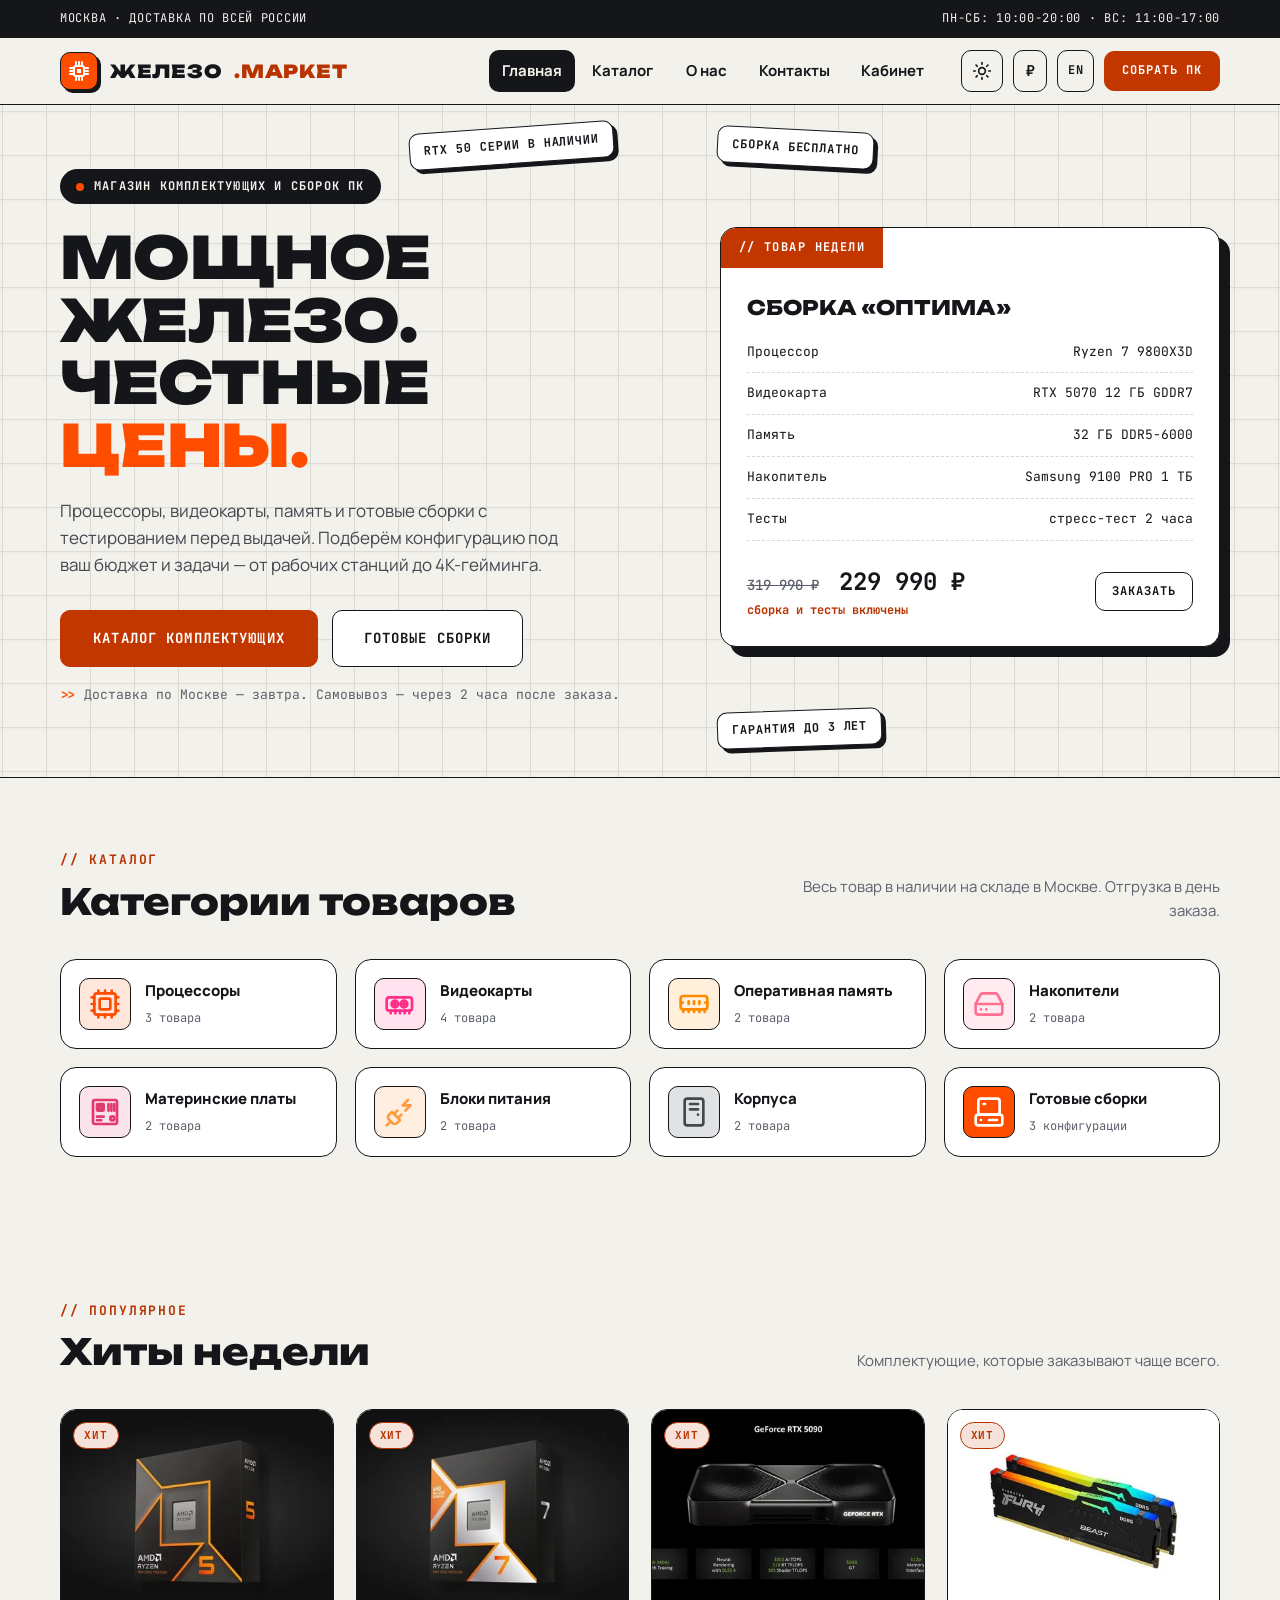
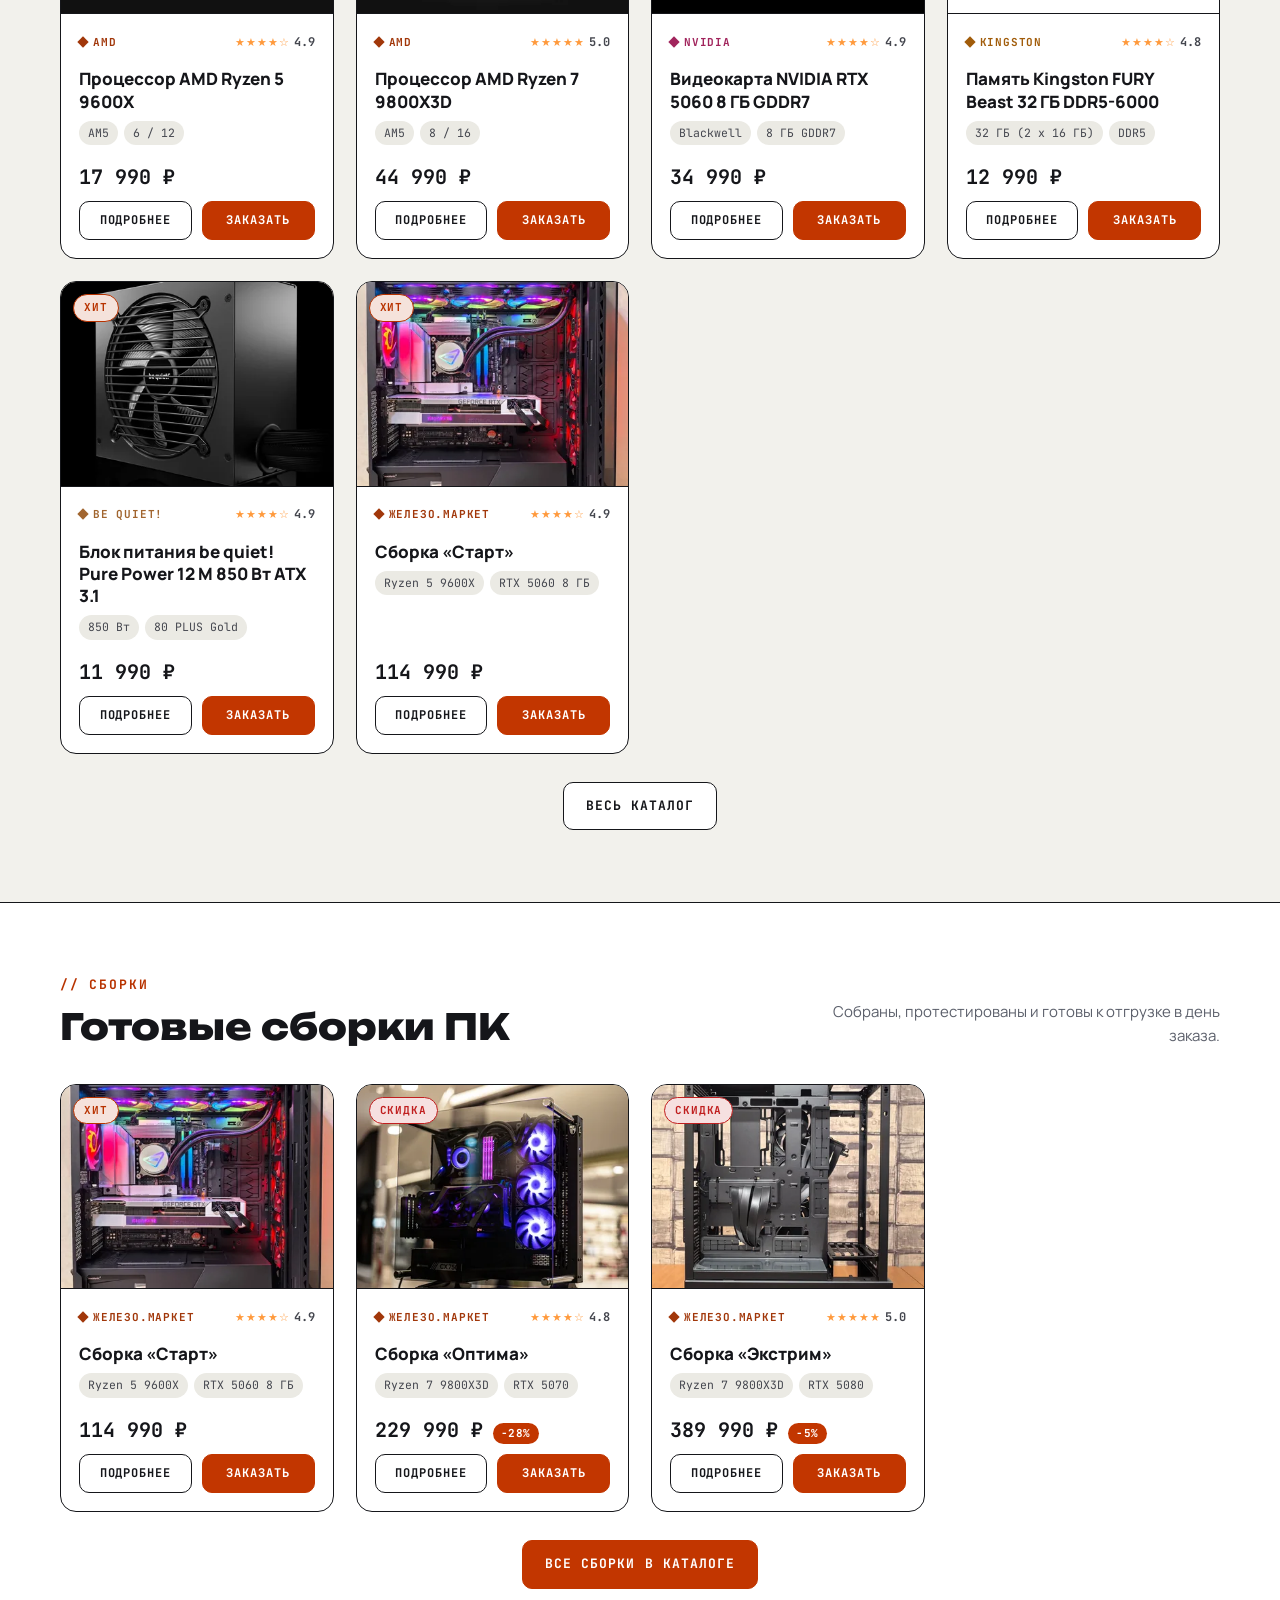
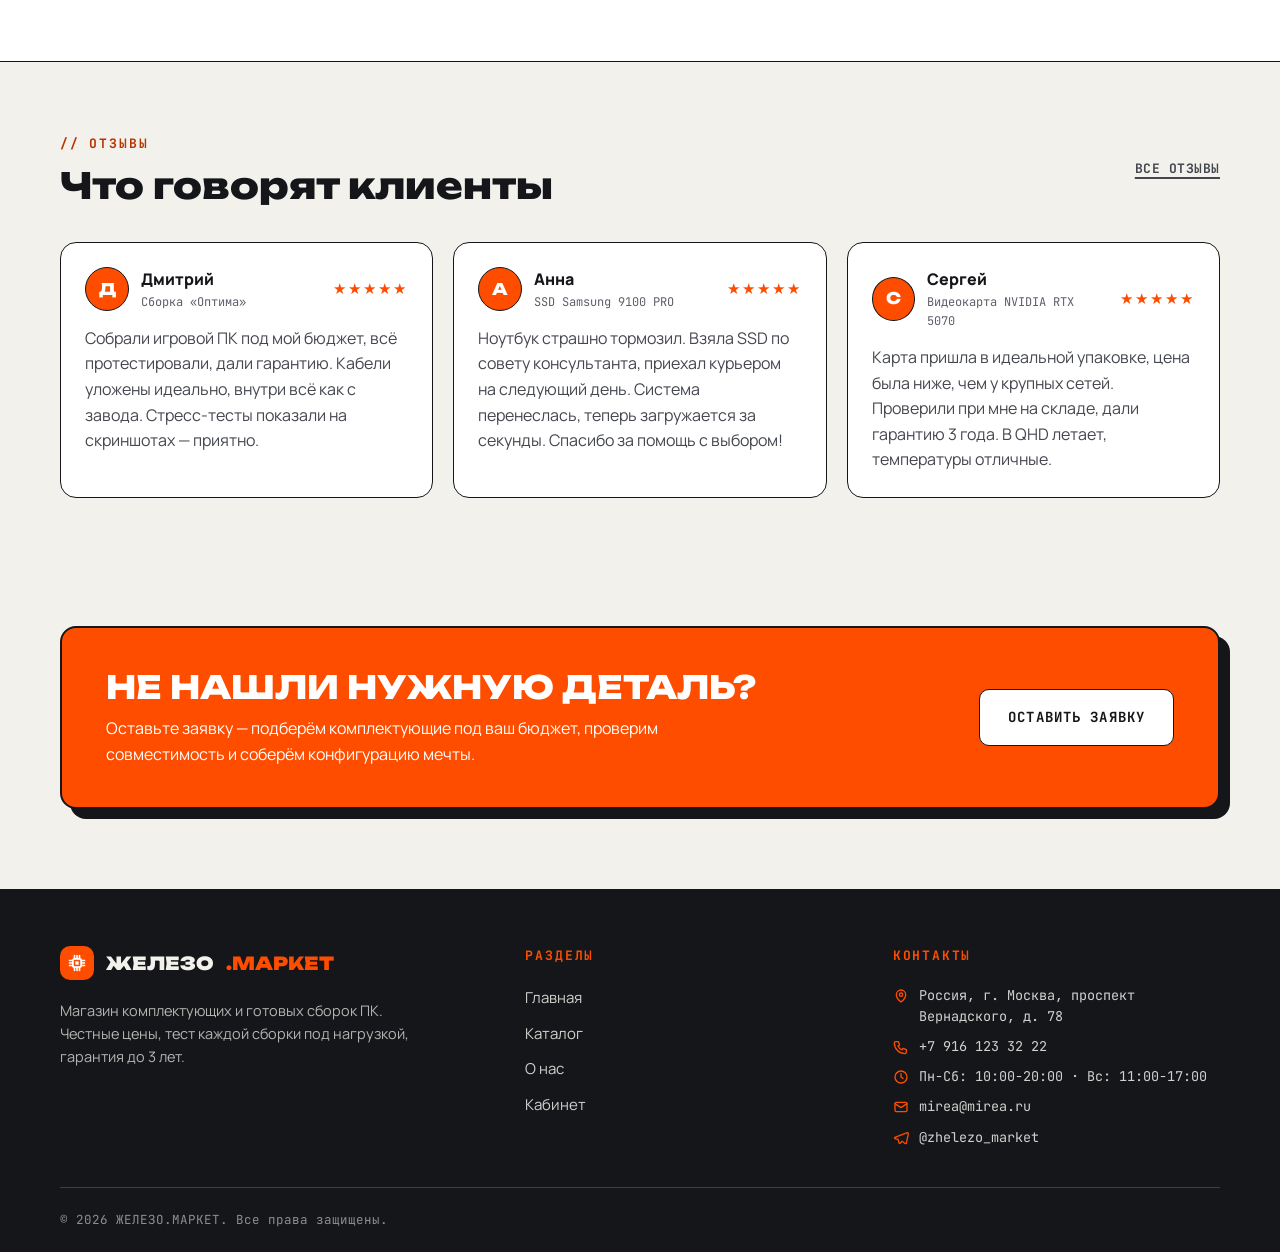
<file: index.html>
<!DOCTYPE html>
<html lang="ru" data-theme="light">
<head>
<meta charset="UTF-8">
<meta name="viewport" content="width=device-width, initial-scale=1.0">
<meta name="description" content="ЖЕЛЕЗО.МАРКЕТ — магазин комплектующих и готовых сборок ПК: процессоры, видеокарты, память, накопители. Доставка по России, гарантия до 3 лет.">
<title>ЖЕЛЕЗО.МАРКЕТ — комплектующие и сборки ПК</title>
<link rel="icon" type="image/svg+xml" href="images/favicon.svg">
<link rel="preconnect" href="https://fonts.googleapis.com">
<link rel="preconnect" href="https://fonts.gstatic.com" crossorigin>
<link href="https://fonts.googleapis.com/css2?family=Unbounded:wght@500;700;800;900&family=Manrope:wght@400;500;700;800&family=JetBrains+Mono:wght@500;700&display=swap" rel="stylesheet">
<link rel="stylesheet" href="css/style.css?v=remake-20">
<script src="js/main.js?v=remake-20" defer></script>
</head>
<body>

  <div class="scroll-progress" id="scroll-progress" aria-hidden="true"></div>

<header>
<div class="topbar">
  <div class="container topbar__inner">
    <p class="topbar__item">Москва · доставка по всей России</p>
    <div class="topbar__group">
      <p class="topbar__item topbar__item--schedule">Пн-Сб: 10:00-20:00 · Вс: 11:00-17:00</p>
    </div>
  </div>
</div>
</header>
<div class="site-header">
  <div class="container site-header__inner">
    <a class="site-header__logo" href="index.html">
      <span class="site-header__logo-mark">
        <svg viewBox="0 0 24 24" fill="none" stroke="#ffffff" stroke-width="2" stroke-linecap="round" aria-hidden="true"><rect x="7" y="7" width="10" height="10" rx="2"/><rect x="10" y="10" width="4" height="4" fill="#ffffff" stroke="none"/><path d="M9 7V3M12 7V3M15 7V3M9 21v-4M12 21v-4M15 21v-4M7 9H3M7 12H3M7 15H3M21 9h-4M21 12h-4M21 15h-4"/></svg>
      </span>
      ЖЕЛЕЗО<span class="site-header__logo-accent">.МАРКЕТ</span>
    </a>
    <nav class="site-nav" aria-label="Основная навигация">
      <ul class="site-nav__list">
        <li><a class="site-nav__link site-nav__link--active" href="index.html" aria-current="page">Главная</a></li>
        <li><a class="site-nav__link" href="catalog.html">Каталог</a></li>
        <li><a class="site-nav__link" href="about.html">О нас</a></li>
        <li><a class="site-nav__link" href="contacts.html">Контакты</a></li>
        <li><a class="site-nav__link" href="account.html">Кабинет</a></li>
      </ul>
    </nav>
    <div class="site-header__actions">
      <button class="icon-button" id="theme-toggle" type="button" aria-label="Сменить тему">
        <svg class="icon-button__icon icon-button__icon--sun" viewBox="0 0 24 24" fill="none" stroke="currentColor" stroke-width="2" stroke-linecap="round" aria-hidden="true"><circle cx="12" cy="12" r="4"/><path d="M12 2v2M12 20v2M4.9 4.9l1.4 1.4M17.7 17.7l1.4 1.4M2 12h2M20 12h2M4.9 19.1l1.4-1.4M17.7 6.3l1.4-1.4"/></svg>
        <svg class="icon-button__icon icon-button__icon--moon" viewBox="0 0 24 24" fill="none" stroke="currentColor" stroke-width="2" stroke-linecap="round" stroke-linejoin="round" aria-hidden="true"><path d="M21 12.8A9 9 0 1 1 11.2 3a7 7 0 0 0 9.8 9.8z"/></svg>
      </button>
      <button class="icon-button icon-button--currency" id="currency-toggle" type="button" aria-label="Валюта / Currency" title="₽ → $ → €">₽</button>
      <button class="icon-button icon-button--lang" id="lang-toggle" type="button" aria-label="Language / Язык">EN</button>
      <button class="button button--sm button--primary site-header__cta" type="button" data-product="18">Собрать ПК</button>    </div>
  </div>
</div>

<main class="main">

<section class="hero" id="hero">
  <span class="hero__float hero__float--1" aria-hidden="true" data-i18n="hero.float1">RTX 50 СЕРИИ В НАЛИЧИИ</span>
  <span class="hero__float hero__float--2" aria-hidden="true" data-i18n="hero.float2">СБОРКА БЕСПЛАТНО</span>
  <span class="hero__float hero__float--3" aria-hidden="true" data-i18n="hero.float3">ГАРАНТИЯ ДО 3 ЛЕТ</span>
  <div class="container hero__inner">
    <div class="hero__content">
      <p class="hero__eyebrow" data-i18n="hero.eyebrow">Магазин комплектующих и сборок ПК</p>
      <h1 class="hero__title"><span data-i18n="hero.title1">Мощное железо.</span><br><span data-i18n="hero.title2">Честные </span><span class="hero__title-accent" data-i18n="hero.titleAccent">цены.</span></h1>
      <p class="hero__text" data-i18n="hero.text">
        Процессоры, видеокарты, память и готовые сборки с тестированием перед выдачей.
        Подберём конфигурацию под ваш бюджет и задачи — от рабочих станций до 4K-гейминга.
      </p>
      <div class="hero__actions">
        <a class="button button--primary button--lg" href="catalog.html" data-i18n="hero.buttonCatalog">Каталог комплектующих</a>
        <a class="button button--lg" href="#builds" data-i18n="hero.buttonBuilds">Готовые сборки</a>
      </div>
      <p class="hero__note" data-i18n="hero.note">Доставка по Москве — завтра. Самовывоз — через 2 часа после заказа.</p>
    </div>
    <div class="hero__panel" data-product="19" style="cursor: pointer">
      <span class="hero__panel-tag" data-i18n="panel.tag">// Товар недели</span>
      <div class="hero__panel-body">
        <h2 class="hero__panel-title"><a href="product.html?id=19" data-i18n="panel.title">Сборка «Оптима»</a></h2>
        <ul class="hero__panel-list">
          <li class="hero__panel-item"><span data-i18n="panel.cpu">Процессор</span><span>Ryzen 7 9800X3D</span></li>
          <li class="hero__panel-item"><span data-i18n="panel.gpu">Видеокарта</span><span>RTX 5070 12 ГБ GDDR7</span></li>
          <li class="hero__panel-item"><span data-i18n="panel.ram">Память</span><span>32 ГБ DDR5-6000</span></li>
          <li class="hero__panel-item"><span data-i18n="panel.storage">Накопитель</span><span>Samsung 9100 PRO 1 ТБ</span></li>
          <li class="hero__panel-item"><span data-i18n="panel.tests">Тесты</span><span data-i18n="panel.testsValue">стресс-тест 2 часа</span></li>
        </ul>
        <div class="hero__panel-footer">
          <p class="hero__panel-price" id="hero-panel-price"><s class="hero__panel-old-price">319 990 ₽</s> 229 990 ₽<small data-i18n="panel.priceNote">сборка и тесты включены</small></p>
          <button class="button button--sm" type="button" data-product="19" data-i18n="panel.order">Заказать</button>
        </div>
      </div>
    </div>
  </div>
</section>

<section class="section" id="categories">
  <div class="container">
    <div class="section__head">
      <div>
        <p class="section__eyebrow" data-i18n="cats.eyebrow">Каталог</p>
        <h2 class="section__title" data-i18n="cats.title">Категории товаров</h2>
      </div>
      <p class="section__note" data-i18n="cats.note">Весь товар в наличии на складе в Москве. Отгрузка в день заказа.</p>
    </div>
    <div class="cat-grid">
      <a class="cat-tile" data-category="cpu" href="catalog.html?category=cpu">
        <span class="cat-tile__mark"><svg aria-hidden="true" xmlns="http://www.w3.org/2000/svg" width="24" height="24" viewBox="0 0 24 24" fill="none" stroke="currentColor" stroke-width="2" stroke-linecap="round" stroke-linejoin="round" > <path d="M12 20v2" /> <path d="M12 2v2" /> <path d="M17 20v2" /> <path d="M17 2v2" /> <path d="M2 12h2" /> <path d="M2 17h2" /> <path d="M2 7h2" /> <path d="M20 12h2" /> <path d="M20 17h2" /> <path d="M20 7h2" /> <path d="M7 20v2" /> <path d="M7 2v2" /> <rect x="4" y="4" width="16" height="16" rx="2" /> <rect x="8" y="8" width="8" height="8" rx="1" /> </svg></span>
        <span><span class="cat-tile__title" data-i18n-cat="cpu">Процессоры</span><br><span class="cat-tile__count" data-i18n="count.cpu">3 товара</span></span>
      </a>
      <a class="cat-tile" data-category="gpu" href="catalog.html?category=gpu">
        <span class="cat-tile__mark"><svg aria-hidden="true" viewBox="0 0 24 24" fill="none" stroke="currentColor" stroke-width="2" stroke-linecap="round" stroke-linejoin="round"> <rect x="2" y="7" width="19" height="10" rx="2"/> <circle cx="8.2" cy="12" r="2.5"/> <path d="M8.2 10.2v3.6M6.4 12h3.6"/> <circle cx="15" cy="12" r="2.5"/> <path d="M15 10.2v3.6M13.2 12h3.6"/> <path d="M5 17v2M8.5 17v2M12 17v2M15.5 17v2M19 17v2"/></svg></span>
        <span><span class="cat-tile__title" data-i18n-cat="gpu">Видеокарты</span><br><span class="cat-tile__count" data-i18n="count.gpu">4 товара</span></span>
      </a>
      <a class="cat-tile" data-category="ram" href="catalog.html?category=ram">
        <span class="cat-tile__mark"><svg aria-hidden="true" xmlns="http://www.w3.org/2000/svg" width="24" height="24" viewBox="0 0 24 24" fill="none" stroke="currentColor" stroke-width="2" stroke-linecap="round" stroke-linejoin="round" > <path d="M12 12v-2" /> <path d="M12 18v-2" /> <path d="M16 12v-2" /> <path d="M16 18v-2" /> <path d="M2 11h1.5" /> <path d="M20 18v-2" /> <path d="M20.5 11H22" /> <path d="M4 18v-2" /> <path d="M8 12v-2" /> <path d="M8 18v-2" /> <rect x="2" y="6" width="20" height="10" rx="2" /> </svg></span>
        <span><span class="cat-tile__title" data-i18n-cat="ram">Оперативная память</span><br><span class="cat-tile__count" data-i18n="count.ram">2 товара</span></span>
      </a>
      <a class="cat-tile" data-category="storage" href="catalog.html?category=storage">
        <span class="cat-tile__mark"><svg aria-hidden="true" xmlns="http://www.w3.org/2000/svg" width="24" height="24" viewBox="0 0 24 24" fill="none" stroke="currentColor" stroke-width="2" stroke-linecap="round" stroke-linejoin="round" > <path d="M10 16h.01" /> <path d="M2.212 11.577a2 2 0 0 0-.212.896V18a2 2 0 0 0 2 2h16a2 2 0 0 0 2-2v-5.527a2 2 0 0 0-.212-.896L18.55 5.11A2 2 0 0 0 16.76 4H7.24a2 2 0 0 0-1.79 1.11z" /> <path d="M21.946 12.013H2.054" /> <path d="M6 16h.01" /> </svg></span>
        <span><span class="cat-tile__title" data-i18n-cat="storage">Накопители</span><br><span class="cat-tile__count" data-i18n="count.storage">2 товара</span></span>
      </a>
      <a class="cat-tile" data-category="motherboard" href="catalog.html?category=motherboard">
        <span class="cat-tile__mark"><svg aria-hidden="true" viewBox="0 0 24 24" fill="none" stroke="currentColor" stroke-width="2" stroke-linecap="round" stroke-linejoin="round"> <rect x="3" y="3" width="18" height="18" rx="1.5"/> <rect x="6" y="6" width="5" height="5" rx="0.6"/> <rect x="7.3" y="7.3" width="2.4" height="2.4" rx="0.4"/> <path d="M14.6 6v5M16.8 6v5M19 6v5"/> <path d="M6 15.5h5M6 18.2h3.2"/> <circle cx="17.5" cy="16.8" r="1.5"/> </svg></span>
        <span><span class="cat-tile__title" data-i18n-cat="motherboard">Материнские платы</span><br><span class="cat-tile__count" data-i18n="count.motherboard">2 товара</span></span>
      </a>
      <a class="cat-tile" data-category="psu" href="catalog.html?category=psu">
        <span class="cat-tile__mark"><svg aria-hidden="true" xmlns="http://www.w3.org/2000/svg" width="24" height="24" viewBox="0 0 24 24" fill="none" stroke="currentColor" stroke-width="2" stroke-linecap="round" stroke-linejoin="round" > <path d="M6.3 20.3a2.4 2.4 0 0 0 3.4 0L12 18l-6-6-2.3 2.3a2.4 2.4 0 0 0 0 3.4Z" /> <path d="m2 22 3-3" /> <path d="M7.5 13.5 10 11" /> <path d="M10.5 16.5 13 14" /> <path d="m18 3-4 4h6l-4 4" /> </svg></span>
        <span><span class="cat-tile__title" data-i18n-cat="psu">Блоки питания</span><br><span class="cat-tile__count" data-i18n="count.psu">2 товара</span></span>
      </a>
      <a class="cat-tile" data-category="case" href="catalog.html?category=case">
        <span class="cat-tile__mark"><svg aria-hidden="true" xmlns="http://www.w3.org/2000/svg" width="24" height="24" viewBox="0 0 24 24" fill="none" stroke="currentColor" stroke-width="2" stroke-linecap="round" stroke-linejoin="round" > <rect width="14" height="20" x="5" y="2" rx="2" /> <path d="M15 14h.01" /> <path d="M9 6h6" /> <path d="M9 10h6" /> </svg></span>
        <span><span class="cat-tile__title" data-i18n-cat="case">Корпуса</span><br><span class="cat-tile__count" data-i18n="count.case">2 товара</span></span>
      </a>
      <a class="cat-tile" data-category="build" href="catalog.html?category=build">
        <span class="cat-tile__mark"><svg aria-hidden="true" xmlns="http://www.w3.org/2000/svg" width="24" height="24" viewBox="0 0 24 24" fill="none" stroke="currentColor" stroke-width="2" stroke-linecap="round" stroke-linejoin="round" > <path d="M12 18h6" /> <path d="M6 18h.01" /> <path d="M8 6h1" /> <rect x="2" y="14" width="20" height="8" rx="2" /> <rect x="4" y="2" width="16" height="12" rx="2" /> </svg></span>
        <span><span class="cat-tile__title" data-i18n-cat="build">Готовые сборки</span><br><span class="cat-tile__count" data-i18n="count.build">3 конфигурации</span></span>
      </a>
    </div>
  </div>
</section>






<section class="section" id="hits">
  <div class="container">
    <div class="section__head">
      <div>
        <p class="section__eyebrow" data-i18n="hits.eyebrow">Популярное</p>
        <h2 class="section__title" data-i18n="hits.title">Хиты недели</h2>
      </div>
      <p class="section__note" data-i18n="hits.note">Комплектующие, которые заказывают чаще всего.</p>
    </div>
    <div class="product-grid" id="popular-grid"></div>
    <div class="section__actions">
      <a class="button" href="catalog.html" data-i18n="hits.button">Весь каталог</a>
    </div>
  </div>
</section>

<section class="section section--alt" id="builds">
  <div class="container">
    <div class="section__head">
      <div>
        <p class="section__eyebrow" data-i18n="builds.eyebrow">Сборки</p>
        <h2 class="section__title" data-i18n="builds.title">Готовые сборки ПК</h2>
      </div>
      <p class="section__note" data-i18n="builds.note">Собраны, протестированы и готовы к отгрузке в день заказа.</p>
    </div>
    <div class="product-grid" id="builds-grid"></div>
    <div class="section__actions">
      <a class="button button--primary" href="catalog.html?category=build" data-i18n="builds.button">Все сборки в каталоге</a>
    </div>
  </div>
</section>

<section class="section" id="home-reviews">
  <div class="container">
    <div class="section__head">
      <div>
        <p class="section__eyebrow" data-i18n="home.reviews.eyebrow">Отзывы</p>
        <h2 class="section__title" data-i18n="home.reviews.title">Что говорят клиенты</h2>
      </div>
      <a class="section__link" href="about.html#reviews" data-i18n="home.reviews.button">Все отзывы</a>
    </div>
    <div class="reviews-grid">
<article class="review-card">
        <div class="review-card__head">
          <div class="review-card__author">
            <span class="review-card__avatar">Д</span>
            <div>
              <p class="review-card__name">Дмитрий</p>
              <p class="review-card__product">Сборка «Оптима»</p>
                </div>
          </div>
          <p class="rating"><span aria-hidden="true">★★★★★</span><span class="visually-hidden">Оценка 5 из 5</span></p>
        </div>
        <p class="review-card__text">Собрали игровой ПК под мой бюджет, всё протестировали, дали гарантию. Кабели уложены идеально, внутри всё как с завода. Стресс-тесты показали на скриншотах — приятно.</p>
      </article>

      <article class="review-card">
        <div class="review-card__head">
          <div class="review-card__author">
            <span class="review-card__avatar">А</span>
            <div>
              <p class="review-card__name">Анна</p>
              <p class="review-card__product">SSD Samsung 9100 PRO</p>
            </div>
          </div>
          <p class="rating"><span aria-hidden="true">★★★★★</span><span class="visually-hidden">Оценка 5 из 5</span></p>
        </div>
        <p class="review-card__text">Ноутбук страшно тормозил. Взяла SSD по совету консультанта, приехал курьером на следующий день. Система перенеслась, теперь загружается за секунды. Спасибо за помощь с выбором!</p>
      </article>

      <article class="review-card">
        <div class="review-card__head">
          <div class="review-card__author">
            <span class="review-card__avatar">С</span>
            <div>
              <p class="review-card__name">Сергей</p>
              <p class="review-card__product">Видеокарта NVIDIA RTX 5070</p>
            </div>
          </div>
          <p class="rating"><span aria-hidden="true">★★★★★</span><span class="visually-hidden">Оценка 5 из 5</span></p>
        </div>
        <p class="review-card__text">Карта пришла в идеальной упаковке, цена была ниже, чем у крупных сетей. Проверили при мне на складе, дали гарантию 3 года. В QHD летает, температуры отличные.</p>
      </article>
    </div>
  </div>
</section>

<section class="section cta-band" id="cta">
  <div class="container">
    <div class="cta-band__inner">
      <div>
        <h2 class="cta-band__title" data-i18n="cta.title">Не нашли нужную деталь?</h2>
        <p class="cta-band__text" data-i18n="cta.text">Оставьте заявку — подберём комплектующие под ваш бюджет, проверим совместимость и соберём конфигурацию мечты.</p>
      </div>
      <button class="button button--lg" type="button" data-product data-i18n="cta.button">Оставить заявку</button>
    </div>
  </div>
</section>

</main>

<footer class="site-footer">
  <div class="container">
    <div class="site-footer__grid">
      <div class="site-footer__about">
        <a class="site-footer__logo" href="index.html">
          <span class="site-footer__logo-mark">
            <svg viewBox="0 0 24 24" fill="none" stroke="#ffffff" stroke-width="2" stroke-linecap="round" aria-hidden="true"><rect x="7" y="7" width="10" height="10" rx="2"/><rect x="10" y="10" width="4" height="4" fill="#ffffff" stroke="none"/><path d="M9 7V3M12 7V3M15 7V3M9 21v-4M12 21v-4M15 21v-4M7 9H3M7 12H3M7 15H3M21 9h-4M21 12h-4M21 15h-4"/></svg>
          </span>
          ЖЕЛЕЗО<span class="site-footer__logo-accent">.МАРКЕТ</span>
        </a>
        <p class="site-footer__slogan">
          Магазин комплектующих и готовых сборок ПК. Честные цены, тест каждой сборки под нагрузкой, гарантия до 3 лет.
        </p>
      </div>
      <nav class="site-footer__nav" aria-label="Разделы сайта">
        <h2 class="site-footer__title">Разделы</h2>
        <ul class="site-footer__list">
          <li><a class="site-footer__link" href="index.html">Главная</a></li>
          <li><a class="site-footer__link" href="catalog.html">Каталог</a></li>
          <li><a class="site-footer__link" href="about.html">О нас</a></li>
          <li><a class="site-footer__link" href="account.html">Кабинет</a></li>
        </ul>
      </nav>
      <div class="site-footer__contacts">
        <h2 class="site-footer__title">Контакты</h2>
        <p class="site-footer__contact">
          <svg viewBox="0 0 24 24" fill="none" stroke="currentColor" stroke-width="2" stroke-linecap="round" stroke-linejoin="round" aria-hidden="true"><path d="M12 21s7-5.5 7-11a7 7 0 1 0-14 0c0 5.5 7 11 7 11z"/><circle cx="12" cy="10" r="2.5"/></svg>
          <span data-i18n="contacts.addressValue">Россия, г. Москва, проспект Вернадского, д. 78</span>
        </p>
        <p class="site-footer__contact">
          <svg viewBox="0 0 24 24" fill="none" stroke="currentColor" stroke-width="2" stroke-linecap="round" stroke-linejoin="round" aria-hidden="true"><path d="M4 4h4l2 5-2.5 1.5a12 12 0 0 0 6 6L15 14l5 2v4a2 2 0 0 1-2 2A16 16 0 0 1 2 6a2 2 0 0 1 2-2z"/></svg>
          <a href="tel:+79161233222">+7 916 123 32 22</a>
        </p>
        <p class="site-footer__contact">
          <svg viewBox="0 0 24 24" fill="none" stroke="currentColor" stroke-width="2" stroke-linecap="round" stroke-linejoin="round" aria-hidden="true"><circle cx="12" cy="12" r="9"/><path d="M12 7v5l3 2"/></svg>
          <span data-i18n="topbar.hours">Пн-Сб: 10:00-20:00 · Вс: 11:00-17:00</span>
        </p>
        <p class="site-footer__contact">
          <svg viewBox="0 0 24 24" fill="none" stroke="currentColor" stroke-width="2" stroke-linecap="round" stroke-linejoin="round" aria-hidden="true"><rect x="3" y="5" width="18" height="14" rx="2"/><path d="M3 7l9 6 9-6"/></svg>
          <a href="mailto:mirea@mirea.ru">mirea@mirea.ru</a>
        </p>
        <p class="site-footer__contact">
          <svg viewBox="0 0 24 24" fill="none" stroke="currentColor" stroke-width="2" stroke-linecap="round" stroke-linejoin="round" aria-hidden="true"><path d="M21.5 4L2.8 11.2c-.8.3-.8 1.4.1 1.6l4.6 1.4 1.7 5.2c.3.8 1.3.9 1.8.3l2.5-2.9 4.8 3.5c.6.5 1.6.1 1.7-.7l3-13.8c.2-1-.8-1.8-1.5-1.8z"/></svg>
          <a href="https://t.me/zhelezo_market" target="_blank" rel="noopener">@zhelezo_market</a>
        </p>
      </div>
    </div>
    <div class="site-footer__bottom">
      <p>&copy; 2026 ЖЕЛЕЗО.МАРКЕТ. Все права защищены.</p>
    </div>
  </div>
</footer>

<button class="scroll-top" id="scroll-top" type="button" aria-label="Наверх">
  <svg class="scroll-top__icon" viewBox="0 0 24 24" fill="none" stroke="currentColor" stroke-linecap="round" stroke-linejoin="round" aria-hidden="true">
    <rect x="7.5" y="2.5" width="9" height="19" rx="4.5" stroke-width="1.7"/>
    <path class="scroll-top__wheel" d="M12 6v4" stroke-width="1.7"/>
  </svg>
</button>

<dialog class="order-dialog" id="order-dialog" aria-labelledby="order-dialog-title">
  <div class="order-dialog__wrapper">
    <div class="order-dialog__head">
      <h2 class="order-dialog__title" id="order-dialog-title" data-i18n="dialog.title">Оформление заказа</h2>
      <button class="icon-button order-dialog__close" id="order-close" type="button" aria-label="Закрыть">
        <svg viewBox="0 0 24 24" fill="none" stroke="currentColor" stroke-width="2.5" stroke-linecap="round" aria-hidden="true"><path d="M6 6l12 12M18 6L6 18"/></svg>
      </button>
    </div>
    <p class="order-dialog__note" data-i18n="dialog.note">Оставьте контакты — перезвоним в течение 15 минут в рабочее время и подтвердим заказ.</p>
    <form class="form-grid" id="order-form" action="#" method="post" data-validate novalidate autocomplete="off">
      <div class="form-field form-field--full">
        <label class="form-field__label form-field__label--required" for="order-product" data-i18n="dialog.product">Товар</label>
        <select class="form-field__select" id="order-product" name="product" required></select>
      </div>
      <div class="form-field">
        <label class="form-field__label form-field__label--required" for="order-name" data-i18n="dialog.name">Имя</label>
        <input class="form-field__input" id="order-name" name="name" type="text" placeholder="Введите ваше имя" data-i18n-placeholder="dialog.namePlaceholder" minlength="2" autocomplete="off" required pattern="[A-Za-zА-Яа-яЁё\-\s]{2,}" title="Только буквы, минимум 2 символа">
      </div>
      <div class="form-field">
        <label class="form-field__label form-field__label--required" for="order-phone" data-i18n="dialog.phone">Телефон</label>
        <input class="form-field__input" id="order-phone" name="phone" type="tel" inputmode="tel" placeholder="+7 (900) 000-00-00" required>
        <small class="form-field__hint" data-i18n="dialog.phoneHint">Формат: +7 (900) 000-00-00</small>
      </div>
      <div class="form-field">
        <label class="form-field__label form-field__label--required" for="order-email" data-i18n="dialog.email">E-mail</label>
        <input class="form-field__input" id="order-email" name="email" type="email" placeholder="example@mail.ru" autocomplete="off" required>
      </div>
      <div class="form-field">
        <label class="form-field__label" for="order-delivery" data-i18n="dialog.delivery">Доставка</label>
        <select class="form-field__select" id="order-delivery" name="delivery">
          <option value="courier" data-i18n="dialog.deliveryCourier">Курьером по Москве</option>
          <option value="pickup" data-i18n="dialog.deliveryPickup">Самовывоз</option>
          <option value="cdek" data-i18n="dialog.deliveryCdek">СДЭК по России</option>
        </select>
      </div>
      <div class="form-field form-field--full">
        <label class="form-field__label" for="order-comment" data-i18n="dialog.comment">Комментарий</label>
        <textarea class="form-field__textarea" id="order-comment" name="comment" rows="3" placeholder="Укажите дополнительную информацию" data-i18n-placeholder="dialog.commentPlaceholder"></textarea>
      </div>
      <label class="checkbox-line">
        <input type="checkbox" name="agreement" required>
        <span data-i18n="dialog.agreement">Я согласен на обработку персональных данных</span>
      </label>
      <div class="form-actions">
        <button class="button" type="button" id="order-cancel" data-i18n="dialog.cancel">Закрыть</button>
        <button class="button button--primary" type="submit" data-i18n="dialog.submit">Отправить заказ</button>
      </div>
      <p class="form-message form-message--success" hidden data-i18n="dialog.success">Заказ принят! Перезвоним в течение 15 минут в рабочее время.</p>
      <p class="form-message form-message--error" hidden data-i18n="dialog.error">Проверьте правильность заполнения полей формы.</p>
    </form>
  </div>
</dialog>

</body>
</html>
</file>
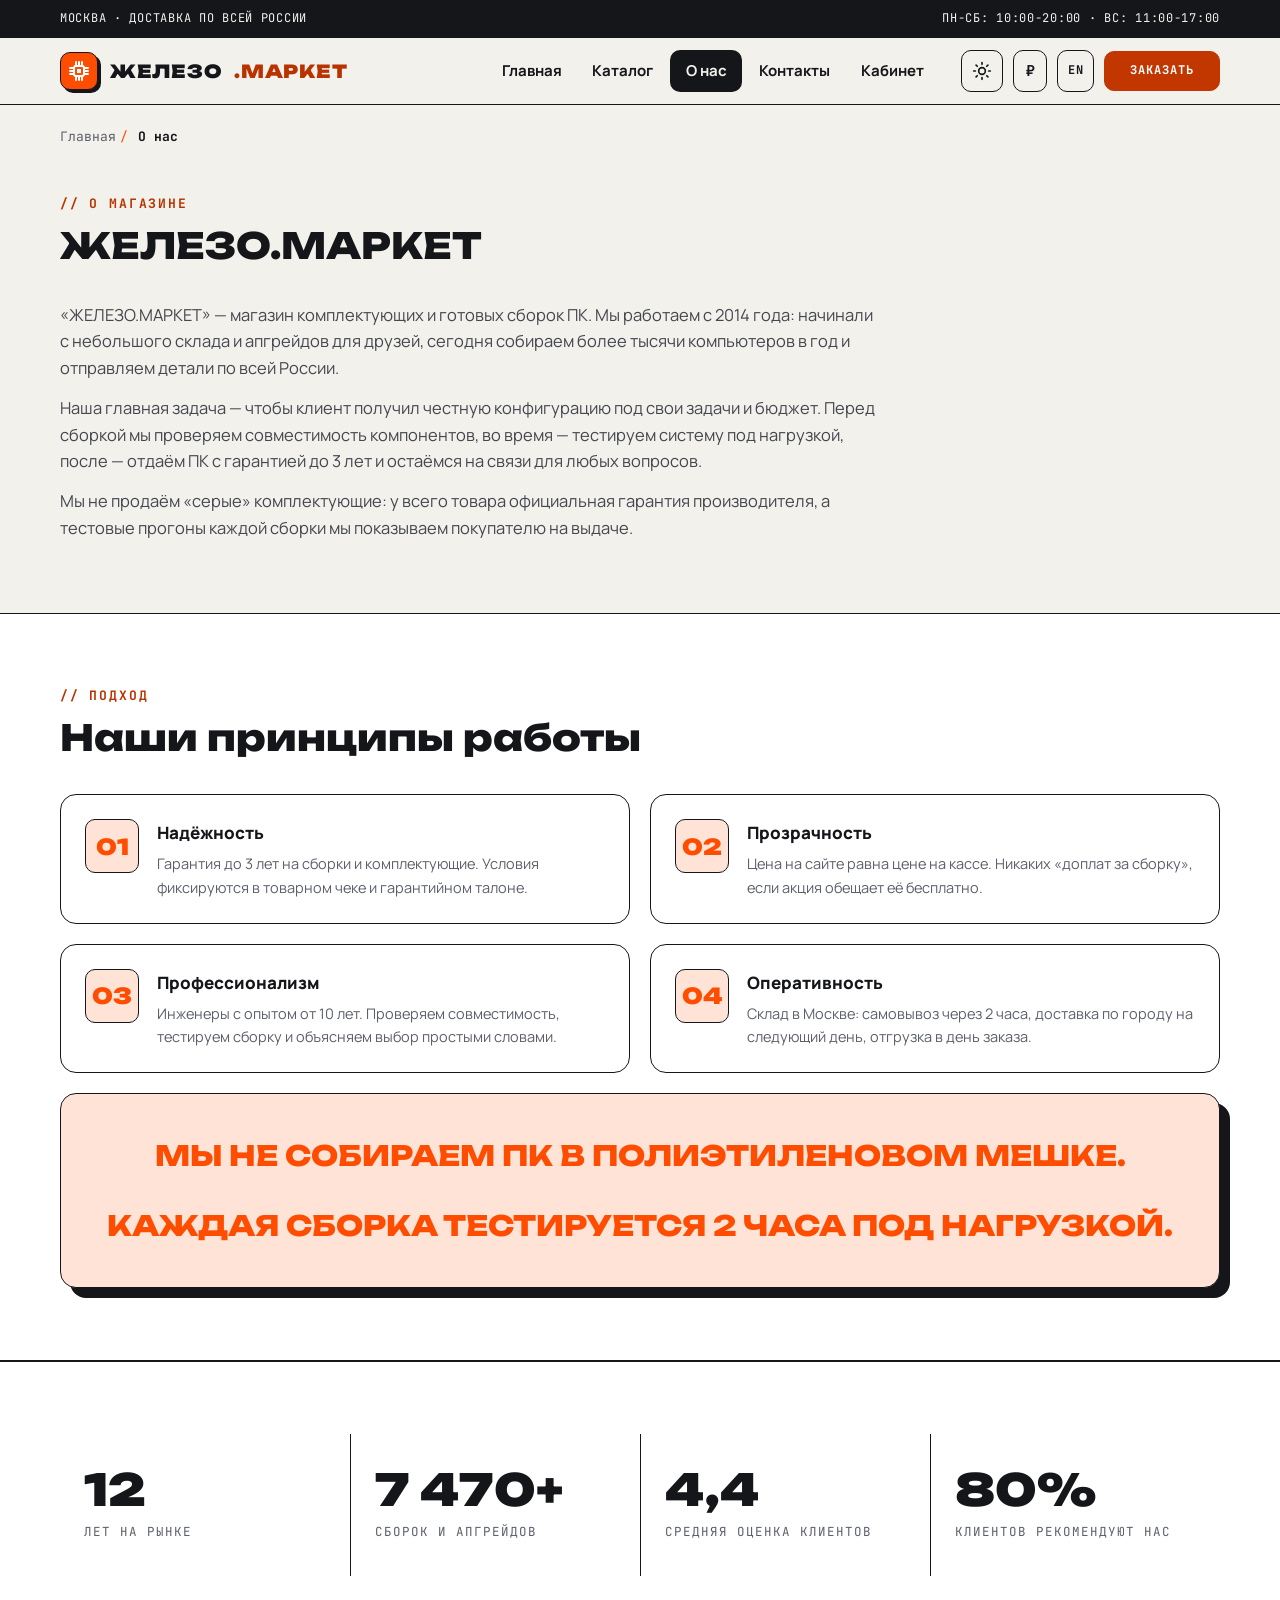
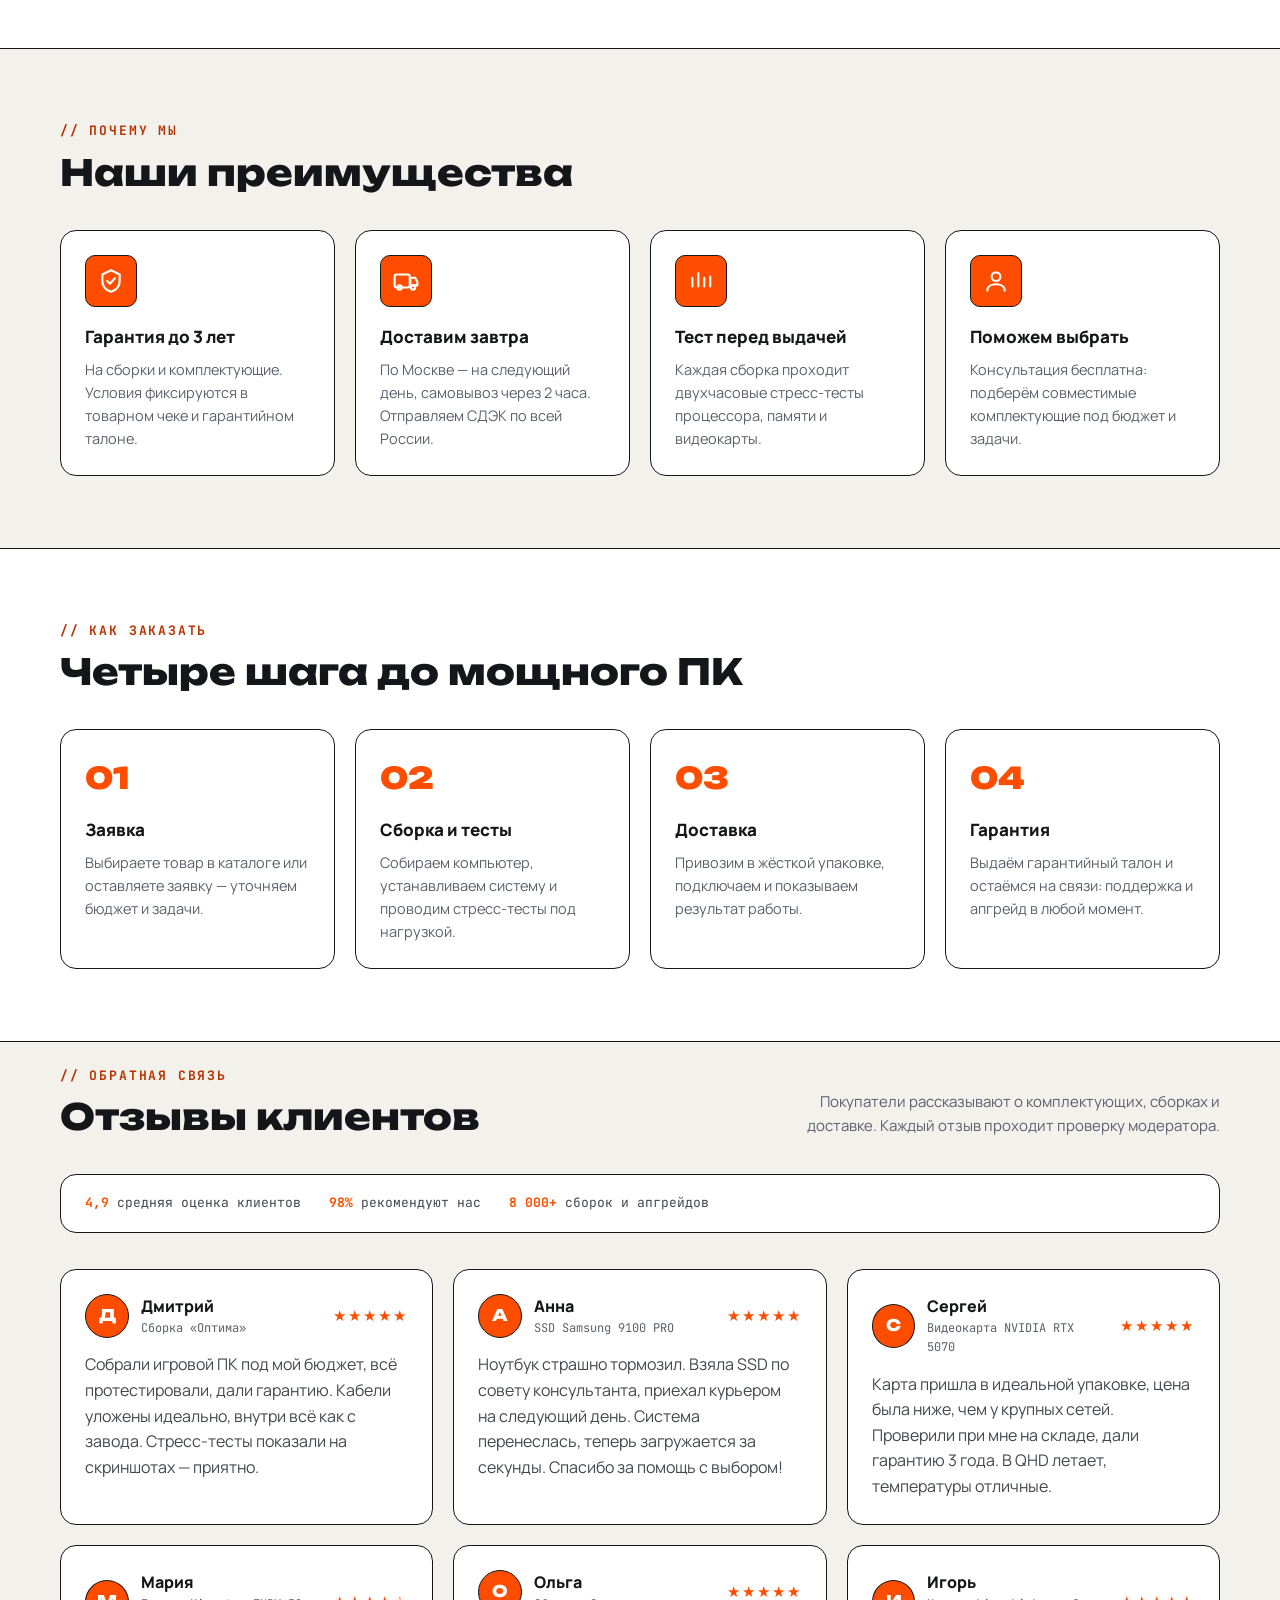
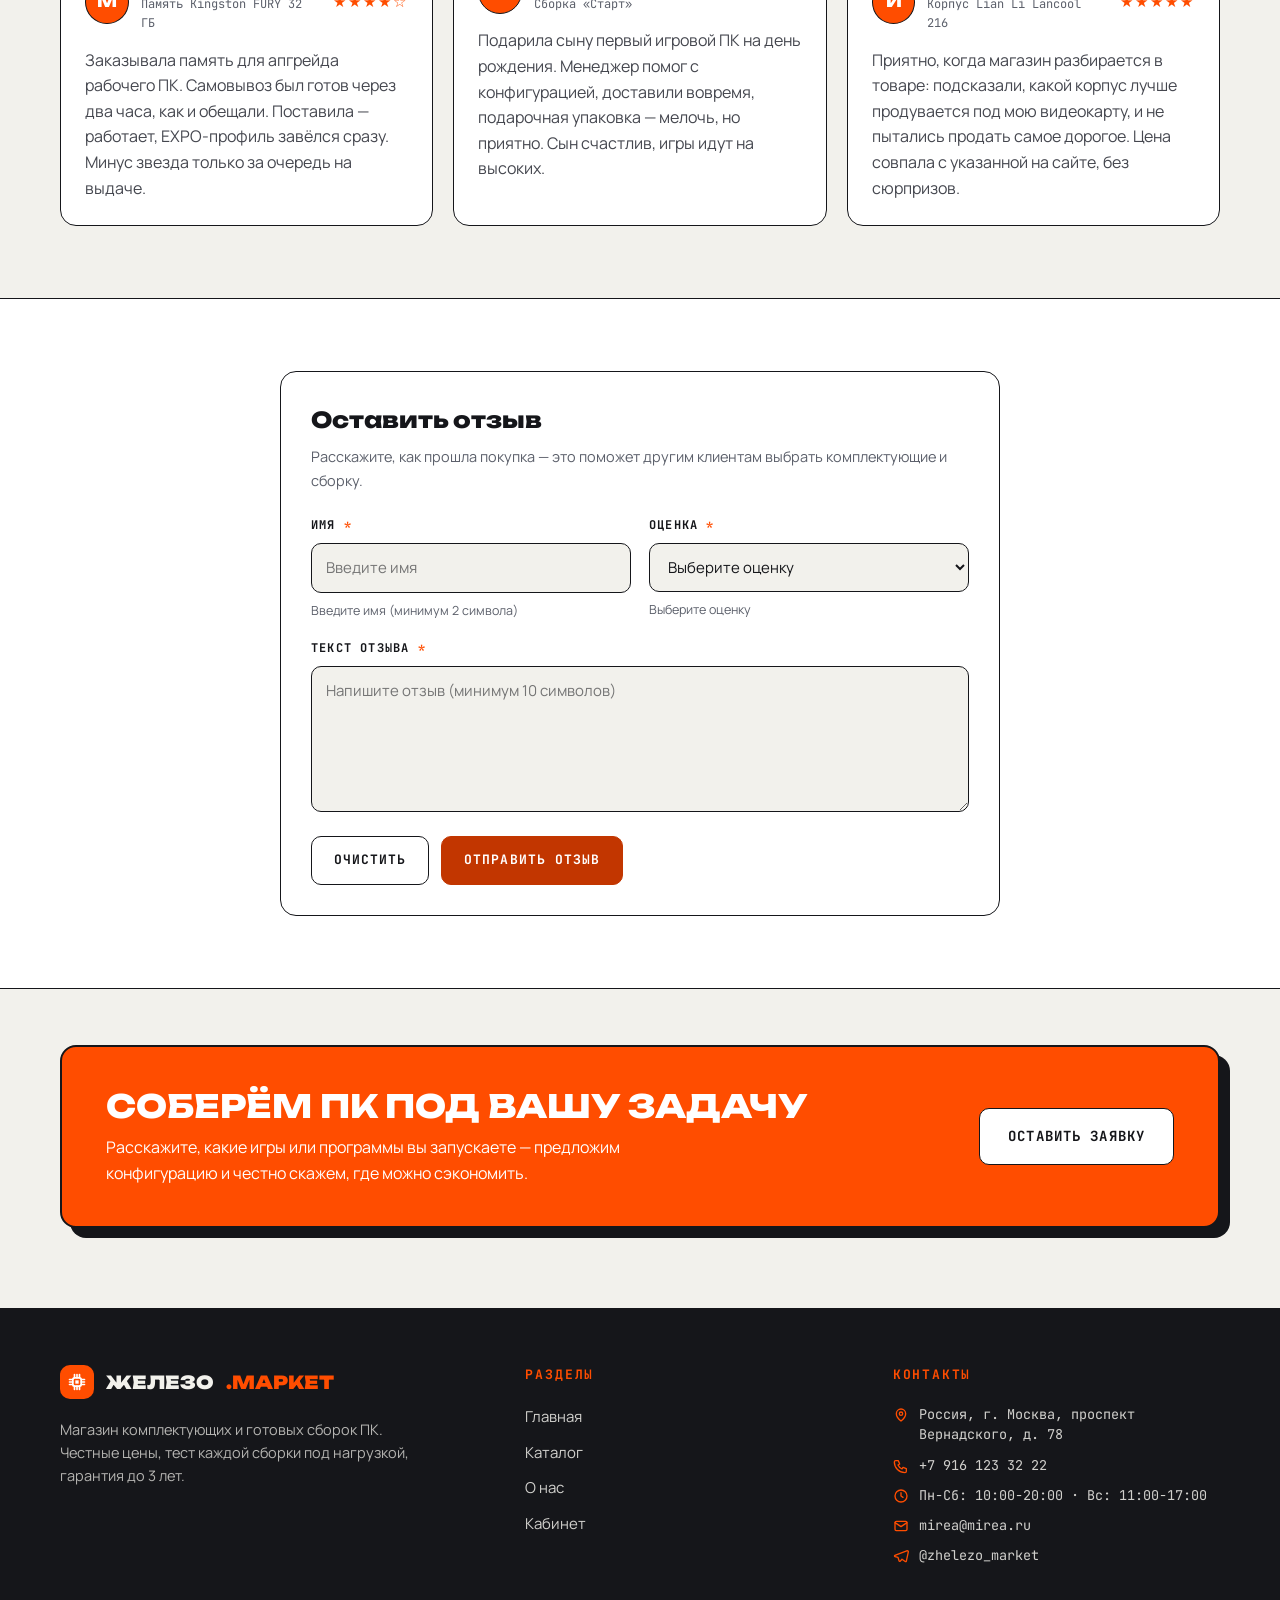
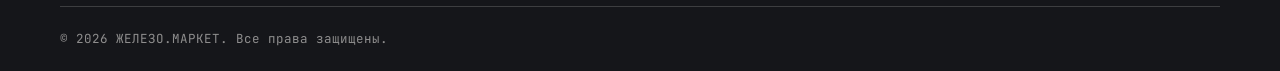
<file: about.html>
<!DOCTYPE html>
<html lang="ru" data-theme="light">
<head>
<meta charset="UTF-8">
<meta name="viewport" content="width=device-width, initial-scale=1.0">
<meta name="description" content="О магазине ЖЕЛЕЗО.МАРКЕТ: принципы работы, тестирование сборок, гарантия и подход к подбору комплектующих.">
<title>О нас - ЖЕЛЕЗО.МАРКЕТ</title>
<link rel="icon" type="image/svg+xml" href="images/favicon.svg">
<link rel="preconnect" href="https://fonts.googleapis.com">
<link rel="preconnect" href="https://fonts.gstatic.com" crossorigin>
<link href="https://fonts.googleapis.com/css2?family=Unbounded:wght@500;700;800;900&family=Manrope:wght@400;500;700;800&family=JetBrains+Mono:wght@500;700&display=swap" rel="stylesheet">
<link rel="stylesheet" href="css/style.css?v=remake-20">
<script src="js/main.js?v=remake-20" defer></script>
</head>
<body data-cta="short">

  <div class="scroll-progress" id="scroll-progress" aria-hidden="true"></div>

<header>
<div class="topbar">
  <div class="container topbar__inner">
    <p class="topbar__item">Москва · доставка по всей России</p>
    <div class="topbar__group">
      <p class="topbar__item topbar__item--schedule">Пн-Сб: 10:00-20:00 · Вс: 11:00-17:00</p>
    </div>
  </div>
</div>
</header>
<div class="site-header">
  <div class="container site-header__inner">
    <a class="site-header__logo" href="index.html">
      <span class="site-header__logo-mark">
        <svg viewBox="0 0 24 24" fill="none" stroke="#ffffff" stroke-width="2" stroke-linecap="round" aria-hidden="true"><rect x="7" y="7" width="10" height="10" rx="2"/><rect x="10" y="10" width="4" height="4" fill="#ffffff" stroke="none"/><path d="M9 7V3M12 7V3M15 7V3M9 21v-4M12 21v-4M15 21v-4M7 9H3M7 12H3M7 15H3M21 9h-4M21 12h-4M21 15h-4"/></svg>
      </span>
      ЖЕЛЕЗО<span class="site-header__logo-accent">.МАРКЕТ</span>
    </a>
    <nav class="site-nav" aria-label="Основная навигация">
      <ul class="site-nav__list">
        <li><a class="site-nav__link" href="index.html">Главная</a></li>
        <li><a class="site-nav__link" href="catalog.html">Каталог</a></li>
        <li><a class="site-nav__link site-nav__link--active" href="about.html" aria-current="page">О нас</a></li>
        <li><a class="site-nav__link" href="contacts.html">Контакты</a></li>
        <li><a class="site-nav__link" href="account.html">Кабинет</a></li>
      </ul>
    </nav>
    <div class="site-header__actions">
      <button class="icon-button" id="theme-toggle" type="button" aria-label="Сменить тему">
        <svg class="icon-button__icon icon-button__icon--sun" viewBox="0 0 24 24" fill="none" stroke="currentColor" stroke-width="2" stroke-linecap="round" aria-hidden="true"><circle cx="12" cy="12" r="4"/><path d="M12 2v2M12 20v2M4.9 4.9l1.4 1.4M17.7 17.7l1.4 1.4M2 12h2M20 12h2M4.9 19.1l1.4-1.4M17.7 6.3l1.4-1.4"/></svg>
        <svg class="icon-button__icon icon-button__icon--moon" viewBox="0 0 24 24" fill="none" stroke="currentColor" stroke-width="2" stroke-linecap="round" stroke-linejoin="round" aria-hidden="true"><path d="M21 12.8A9 9 0 1 1 11.2 3a7 7 0 0 0 9.8 9.8z"/></svg>
      </button>
      <button class="icon-button icon-button--currency" id="currency-toggle" type="button" aria-label="Валюта / Currency" title="₽ → $ → €">₽</button>
      <button class="icon-button icon-button--lang" id="lang-toggle" type="button" aria-label="Language / Язык">EN</button>
      <button class="button button--sm button--primary site-header__cta" type="button" data-product>Заказать</button>
    </div>
  </div>
</div>

<main class="main">

<div class="container">
  <nav class="breadcrumbs" aria-label="Хлебные крошки">
    <span class="breadcrumbs__item"><a class="breadcrumbs__link" data-i18n="nav.home" href="index.html">Главная</a></span>
    <span class="breadcrumbs__item breadcrumbs__item--current" aria-current="page" data-i18n="nav.about">О нас</span>
  </nav>
</div>

<section class="section" id="about" style="padding-top: 24px;">
  <div class="container">
    <div class="section__head">
      <div>
        <p class="section__eyebrow" data-i18n="about.eyebrow">О магазине</p>
        <h1 class="section__title" data-i18n="about.title">ЖЕЛЕЗО.МАРКЕТ</h1>
      </div>
    </div>

    <p class="about-text" data-i18n="about.p1">
      «ЖЕЛЕЗО.МАРКЕТ» — магазин комплектующих и готовых сборок ПК. Мы работаем с 2014 года:
      начинали с небольшого склада и апгрейдов для друзей, сегодня собираем более
      тысячи компьютеров в год и отправляем детали по всей России.
    </p>
    <p class="about-text" data-i18n="about.p2">
      Наша главная задача — чтобы клиент получил честную конфигурацию под свои задачи и бюджет.
      Перед сборкой мы проверяем совместимость компонентов, во время — тестируем систему под
      нагрузкой, после — отдаём ПК с гарантией до 3 лет и остаёмся на связи для любых вопросов.
    </p>
    <p class="about-text" data-i18n="about.p3">
      Мы не продаём «серые» комплектующие: у всего товара официальная гарантия производителя,
      а тестовые прогоны каждой сборки мы показываем покупателю на выдаче.
    </p>
  </div>
</section>

<section class="section section--alt" id="principles">
  <div class="container">
    <div class="section__head">
      <div>
        <p class="section__eyebrow" data-i18n="about.principlesEyebrow">Подход</p>
        <h2 class="section__title" data-i18n="about.principlesTitle">Наши принципы работы</h2>
      </div>
    </div>
    <div class="principles-grid">
      <article class="principle-card">
        <span class="principle-card__mark">01</span>
        <div>
          <h3 class="principle-card__title" data-i18n="about.pr1">Надёжность</h3>
          <p class="principle-card__text" data-i18n="about.pr1Text">Гарантия до 3 лет на сборки и комплектующие. Условия фиксируются в товарном чеке и гарантийном талоне.</p>
        </div>
      </article>
      <article class="principle-card">
        <span class="principle-card__mark">02</span>
        <div>
          <h3 class="principle-card__title" data-i18n="about.pr2">Прозрачность</h3>
          <p class="principle-card__text" data-i18n="about.pr2Text">Цена на сайте равна цене на кассе. Никаких «доплат за сборку», если акция обещает её бесплатно.</p>
        </div>
      </article>
      <article class="principle-card">
        <span class="principle-card__mark">03</span>
        <div>
          <h3 class="principle-card__title" data-i18n="about.pr3">Профессионализм</h3>
          <p class="principle-card__text" data-i18n="about.pr3Text">Инженеры с опытом от 10 лет. Проверяем совместимость, тестируем сборку и объясняем выбор простыми словами.</p>
        </div>
      </article>
      <article class="principle-card">
        <span class="principle-card__mark">04</span>
        <div>
          <h3 class="principle-card__title" data-i18n="about.pr4">Оперативность</h3>
          <p class="principle-card__text" data-i18n="about.pr4Text">Склад в Москве: самовывоз через 2 часа, доставка по городу на следующий день, отгрузка в день заказа.</p>
        </div>
      </article>
    </div>

    <p class="about-banner" style="margin-top: 20px;">
      <span data-i18n="about.banner1">Мы не собираем ПК в полиэтиленовом мешке.</span><br>
      <span data-i18n="about.banner2">Каждая сборка тестируется 2 часа под нагрузкой.</span>
    </p>
  </div>
</section>

<section class="section stats" id="stats">
  <div class="container">
    <div class="stats__grid">
      <p class="stats-item">
        <span class="stats-item__value">12</span>
        <span class="stats-item__label" data-i18n="stats.label1">лет на рынке</span>
      </p>
      <p class="stats-item">
        <span class="stats-item__value">8 000+</span>
        <span class="stats-item__label" data-i18n="stats.label2">сборок и апгрейдов</span>
      </p>
      <p class="stats-item">
        <span class="stats-item__value">4,9</span>
        <span class="stats-item__label" data-i18n="stats.label3">средняя оценка клиентов</span>
      </p>
      <p class="stats-item">
        <span class="stats-item__value">98%</span>
        <span class="stats-item__label" data-i18n="stats.label4">клиентов рекомендуют нас</span>
      </p>
    </div>
  </div>
</section>

<section class="section" id="advantages">
  <div class="container">
    <div class="section__head">
      <div>
        <p class="section__eyebrow" data-i18n="advantages.eyebrow">Почему мы</p>
        <h2 class="section__title" data-i18n="advantages.title">Наши преимущества</h2>
      </div>
    </div>
    <div class="advantages-grid">
      <article class="advantage-card">
        <span class="advantage-card__icon"><svg viewBox="0 0 24 24" fill="none" stroke="currentColor" stroke-width="2" stroke-linecap="round" stroke-linejoin="round" aria-hidden="true"><path d="M12 2l8 4v6c0 5-3.5 8.5-8 10-4.5-1.5-8-5-8-10V6l8-4z"/><path d="M8.5 12l2.5 2.5 4.5-5"/></svg></span>
        <h3 class="advantage-card__title" data-i18n="adv1">Гарантия до 3 лет</h3>
        <p class="advantage-card__text" data-i18n="adv1Text">На сборки и комплектующие. Условия фиксируются в товарном чеке и гарантийном талоне.</p>
      </article>
      <article class="advantage-card">
        <span class="advantage-card__icon"><svg viewBox="0 0 24 24" fill="none" stroke="currentColor" stroke-width="2" stroke-linecap="round" stroke-linejoin="round" aria-hidden="true"><rect x="1.5" y="6" width="14" height="12" rx="2"/><path d="M16 9h4.5l2 4v3H16z"/><circle cx="6" cy="18" r="2"/><circle cx="18.5" cy="18" r="2"/></svg></span>
        <h3 class="advantage-card__title" data-i18n="adv2">Доставим завтра</h3>
        <p class="advantage-card__text" data-i18n="adv2Text">По Москве — на следующий день, самовывоз через 2 часа. Отправляем СДЭК по всей России.</p>
      </article>
      <article class="advantage-card">
        <span class="advantage-card__icon"><svg viewBox="0 0 24 24" fill="none" stroke="currentColor" stroke-width="2" stroke-linecap="round" stroke-linejoin="round" aria-hidden="true"><path d="M4 17V9M9.5 17V5M15 17v-8M20.5 17V8"/></svg></span>
        <h3 class="advantage-card__title" data-i18n="adv3">Тест перед выдачей</h3>
        <p class="advantage-card__text" data-i18n="adv3Text">Каждая сборка проходит двухчасовые стресс-тесты процессора, памяти и видеокарты.</p>
      </article>
      <article class="advantage-card">
        <span class="advantage-card__icon"><svg viewBox="0 0 24 24" fill="none" stroke="currentColor" stroke-width="2" stroke-linecap="round" stroke-linejoin="round" aria-hidden="true"><circle cx="12" cy="8" r="4"/><path d="M4 21c0-4 3.5-6 8-6s8 2 8 6"/></svg></span>
        <h3 class="advantage-card__title" data-i18n="adv4">Поможем выбрать</h3>
        <p class="advantage-card__text" data-i18n="adv4Text">Консультация бесплатна: подберём совместимые комплектующие под бюджет и задачи.</p>
      </article>
    </div>
  </div>
</section>

<section class="section section--alt" id="steps">
  <div class="container">
    <div class="section__head">
      <div>
        <p class="section__eyebrow" data-i18n="steps.eyebrow">Как заказать</p>
        <h2 class="section__title" data-i18n="steps.title">Четыре шага до мощного ПК</h2>
      </div>
    </div>
    <ol class="steps-list">
      <li class="steps-list__item">
        <span class="steps-list__number">01</span>
        <h3 class="steps-list__title" data-i18n="step1">Заявка</h3>
        <p class="steps-list__text" data-i18n="step1Text">Выбираете товар в каталоге или оставляете заявку — уточняем бюджет и задачи.</p>
      </li>
      <li class="steps-list__item">
        <span class="steps-list__number">02</span>
        <h3 class="steps-list__title" data-i18n="step2">Сборка и тесты</h3>
        <p class="steps-list__text" data-i18n="step2Text">Собираем компьютер, устанавливаем систему и проводим стресс-тесты под нагрузкой.</p>
      </li>
      <li class="steps-list__item">
        <span class="steps-list__number">03</span>
        <h3 class="steps-list__title" data-i18n="step3">Доставка</h3>
        <p class="steps-list__text" data-i18n="step3Text">Привозим в жёсткой упаковке, подключаем и показываем результат работы.</p>
      </li>
      <li class="steps-list__item">
        <span class="steps-list__number">04</span>
        <h3 class="steps-list__title" data-i18n="step4">Гарантия</h3>
        <p class="steps-list__text" data-i18n="step4Text">Выдаём гарантийный талон и остаёмся на связи: поддержка и апгрейд в любой момент.</p>
      </li>
    </ol>
  </div>
</section>

<section class="section" id="reviews" style="padding-top: 24px;">
  <div class="container">
    <div class="section__head">
      <div>
        <p class="section__eyebrow" data-i18n="reviews.eyebrow">Обратная связь</p>
        <h1 class="section__title" data-i18n="reviews.title">Отзывы клиентов</h1>
      </div>
      <p class="section__note" data-i18n="reviews.note">Покупатели рассказывают о комплектующих, сборках и доставке. Каждый отзыв проходит проверку модератора.</p>
    </div>

    <div class="reviews-summary">
      <p><strong>4,9</strong> <span data-i18n="reviews.rating">средняя оценка клиентов</span></p>
      <p><strong>98%</strong> <span data-i18n="reviews.recommend">рекомендуют нас</span></p>
      <p><strong>8 000+</strong> <span data-i18n="reviews.builds">сборок и апгрейдов</span></p>
    </div>

    <div class="reviews-grid">
      <article class="review-card">
        <div class="review-card__head">
          <div class="review-card__author">
            <span class="review-card__avatar">Д</span>
            <div>
              <p class="review-card__name">Дмитрий</p>
              <p class="review-card__product">Сборка «Оптима»</p>
                </div>
          </div>
          <p class="rating"><span aria-hidden="true">★★★★★</span><span class="visually-hidden">Оценка 5 из 5</span></p>
        </div>
        <p class="review-card__text">Собрали игровой ПК под мой бюджет, всё протестировали, дали гарантию. Кабели уложены идеально, внутри всё как с завода. Стресс-тесты показали на скриншотах — приятно.</p>
      </article>

      <article class="review-card">
        <div class="review-card__head">
          <div class="review-card__author">
            <span class="review-card__avatar">А</span>
            <div>
              <p class="review-card__name">Анна</p>
              <p class="review-card__product">SSD Samsung 9100 PRO</p>
            </div>
          </div>
          <p class="rating"><span aria-hidden="true">★★★★★</span><span class="visually-hidden">Оценка 5 из 5</span></p>
        </div>
        <p class="review-card__text">Ноутбук страшно тормозил. Взяла SSD по совету консультанта, приехал курьером на следующий день. Система перенеслась, теперь загружается за секунды. Спасибо за помощь с выбором!</p>
      </article>

      <article class="review-card">
        <div class="review-card__head">
          <div class="review-card__author">
            <span class="review-card__avatar">С</span>
            <div>
              <p class="review-card__name">Сергей</p>
              <p class="review-card__product">Видеокарта NVIDIA RTX 5070</p>
            </div>
          </div>
          <p class="rating"><span aria-hidden="true">★★★★★</span><span class="visually-hidden">Оценка 5 из 5</span></p>
        </div>
        <p class="review-card__text">Карта пришла в идеальной упаковке, цена была ниже, чем у крупных сетей. Проверили при мне на складе, дали гарантию 3 года. В QHD летает, температуры отличные.</p>
      </article>

      <article class="review-card">
        <div class="review-card__head">
          <div class="review-card__author">
            <span class="review-card__avatar">М</span>
            <div>
              <p class="review-card__name">Мария</p>
              <p class="review-card__product">Память Kingston FURY 32 ГБ</p>
            </div>
          </div>
          <p class="rating"><span aria-hidden="true">★★★★☆</span><span class="visually-hidden">Оценка 4 из 5</span></p>
        </div>
        <p class="review-card__text">Заказывала память для апгрейда рабочего ПК. Самовывоз был готов через два часа, как и обещали. Поставила — работает, EXPO-профиль завёлся сразу. Минус звезда только за очередь на выдаче.</p>
      </article>

      <article class="review-card">
        <div class="review-card__head">
          <div class="review-card__author">
            <span class="review-card__avatar">О</span>
            <div>
              <p class="review-card__name">Ольга</p>
              <p class="review-card__product">Сборка «Старт»</p>
            </div>
          </div>
          <p class="rating"><span aria-hidden="true">★★★★★</span><span class="visually-hidden">Оценка 5 из 5</span></p>
        </div>
        <p class="review-card__text">Подарила сыну первый игровой ПК на день рождения. Менеджер помог с конфигурацией, доставили вовремя, подарочная упаковка — мелочь, но приятно. Сын счастлив, игры идут на высоких.</p>
      </article>

      <article class="review-card">
        <div class="review-card__head">
          <div class="review-card__author">
            <span class="review-card__avatar">И</span>
            <div>
              <p class="review-card__name">Игорь</p>
              <p class="review-card__product">Корпус Lian Li Lancool 216</p>
            </div>
          </div>
          <p class="rating"><span aria-hidden="true">★★★★★</span><span class="visually-hidden">Оценка 5 из 5</span></p>
        </div>
        <p class="review-card__text">Приятно, когда магазин разбирается в товаре: подсказали, какой корпус лучше продувается под мою видеокарту, и не пытались продать самое дорогое. Цена совпала с указанной на сайте, без сюрпризов.</p>
      </article>
    </div>
  </div>
</section>

<section class="section section--alt" id="review-form">
  <div class="container" style="max-width: 760px;">
    <div class="form-card">
      <h2 class="form-card__title" data-i18n="reviews.formTitle">Оставить отзыв</h2>
      <p class="form-card__text" data-i18n="reviews.formText">Расскажите, как прошла покупка — это поможет другим клиентам выбрать комплектующие и сборку.</p>
      <form class="form-grid" action="#" method="post" data-validate novalidate>
        <div class="form-field">
          <label class="form-field__label form-field__label--required" for="review-name" data-i18n="feedback.name">Имя</label>
          <input class="form-field__input" id="review-name" name="name" type="text" placeholder="Введите имя" data-i18n-placeholder="feedback.namePlaceholder" minlength="2" autocomplete="off" required pattern="[A-Za-zА-Яа-яЁё\-\s]{2,}" title="Только буквы, минимум 2 символа">
          <small class="form-field__hint" data-i18n="reviews.nameHint">Введите имя (минимум 2 символа)</small>
        </div>
        <div class="form-field">
          <label class="form-field__label form-field__label--required" for="review-rating" data-i18n="reviews.ratingLabel">Оценка</label>
          <select class="form-field__select" id="review-rating" name="rating" required>
            <option value="" data-i18n="reviews.selectRating">Выберите оценку</option>
            <option value="5" data-i18n="reviews.r5">5 - отлично</option>
            <option value="4" data-i18n="reviews.r4">4 - хорошо</option>
            <option value="3" data-i18n="reviews.r3">3 - нормально</option>
            <option value="2" data-i18n="reviews.r2">2 - плохо</option>
            <option value="1" data-i18n="reviews.r1">1 - ужасно</option>
          </select>
          <small class="form-field__hint" data-i18n="reviews.selectRating">Выберите оценку</small>
        </div>
        <div class="form-field form-field--full">
          <label class="form-field__label form-field__label--required" for="review-text" data-i18n="reviews.textLabel">Текст отзыва</label>
          <textarea class="form-field__textarea" id="review-text" name="text" rows="5" placeholder="Напишите отзыв (минимум 10 символов)" data-i18n-placeholder="reviews.textPlaceholder" minlength="10" required></textarea>
        </div>
        <div class="form-actions">
          <button class="button button--ghost" type="reset" data-i18n="reviews.clear">Очистить</button>
          <button class="button button--primary" type="submit" data-i18n="reviews.submit">Отправить отзыв</button>
        </div>
        <p class="form-message form-message--success" hidden data-i18n="reviews.success">Спасибо! Ваш отзыв отправлен и появится на сайте после проверки.</p>
        <p class="form-message form-message--error" hidden data-i18n="reviews.error">Проверьте правильность заполнения полей формы.</p>
      </form>
    </div>
  </div>
</section>

<section class="section cta-band" id="cta">
  <div class="container">
    <div class="cta-band__inner">
      <div>
        <h2 class="cta-band__title" data-i18n="about.ctaTitle">Соберём ПК под вашу задачу</h2>
        <p class="cta-band__text" data-i18n="about.ctaText">Расскажите, какие игры или программы вы запускаете — предложим конфигурацию и честно скажем, где можно сэкономить.</p>
      </div>
      <button class="button button--lg" type="button" data-product data-i18n="cta.button">Оставить заявку</button>
    </div>
  </div>
</section>

</main>

<footer class="site-footer">
  <div class="container">
    <div class="site-footer__grid">
      <div class="site-footer__about">
        <a class="site-footer__logo" href="index.html">
          <span class="site-footer__logo-mark">
            <svg viewBox="0 0 24 24" fill="none" stroke="#ffffff" stroke-width="2" stroke-linecap="round" aria-hidden="true"><rect x="7" y="7" width="10" height="10" rx="2"/><rect x="10" y="10" width="4" height="4" fill="#ffffff" stroke="none"/><path d="M9 7V3M12 7V3M15 7V3M9 21v-4M12 21v-4M15 21v-4M7 9H3M7 12H3M7 15H3M21 9h-4M21 12h-4M21 15h-4"/></svg>
          </span>
          ЖЕЛЕЗО<span class="site-footer__logo-accent">.МАРКЕТ</span>
        </a>
        <p class="site-footer__slogan">
          Магазин комплектующих и готовых сборок ПК. Честные цены, тест каждой сборки под нагрузкой, гарантия до 3 лет.
        </p>
      </div>
      <nav class="site-footer__nav" aria-label="Разделы сайта">
        <h2 class="site-footer__title">Разделы</h2>
        <ul class="site-footer__list">
          <li><a class="site-footer__link" href="index.html">Главная</a></li>
          <li><a class="site-footer__link" href="catalog.html">Каталог</a></li>
          <li><a class="site-footer__link" href="about.html">О нас</a></li>
          <li><a class="site-footer__link" href="account.html">Кабинет</a></li>
        </ul>
      </nav>
      <div class="site-footer__contacts">
        <h2 class="site-footer__title">Контакты</h2>
        <p class="site-footer__contact">
          <svg viewBox="0 0 24 24" fill="none" stroke="currentColor" stroke-width="2" stroke-linecap="round" stroke-linejoin="round" aria-hidden="true"><path d="M12 21s7-5.5 7-11a7 7 0 1 0-14 0c0 5.5 7 11 7 11z"/><circle cx="12" cy="10" r="2.5"/></svg>
          <span data-i18n="contacts.addressValue">Россия, г. Москва, проспект Вернадского, д. 78</span>
        </p>
        <p class="site-footer__contact">
          <svg viewBox="0 0 24 24" fill="none" stroke="currentColor" stroke-width="2" stroke-linecap="round" stroke-linejoin="round" aria-hidden="true"><path d="M4 4h4l2 5-2.5 1.5a12 12 0 0 0 6 6L15 14l5 2v4a2 2 0 0 1-2 2A16 16 0 0 1 2 6a2 2 0 0 1 2-2z"/></svg>
          <a href="tel:+79161233222">+7 916 123 32 22</a>
        </p>
        <p class="site-footer__contact">
          <svg viewBox="0 0 24 24" fill="none" stroke="currentColor" stroke-width="2" stroke-linecap="round" stroke-linejoin="round" aria-hidden="true"><circle cx="12" cy="12" r="9"/><path d="M12 7v5l3 2"/></svg>
          <span data-i18n="topbar.hours">Пн-Сб: 10:00-20:00 · Вс: 11:00-17:00</span>
        </p>
        <p class="site-footer__contact">
          <svg viewBox="0 0 24 24" fill="none" stroke="currentColor" stroke-width="2" stroke-linecap="round" stroke-linejoin="round" aria-hidden="true"><rect x="3" y="5" width="18" height="14" rx="2"/><path d="M3 7l9 6 9-6"/></svg>
          <a href="mailto:mirea@mirea.ru">mirea@mirea.ru</a>
        </p>
        <p class="site-footer__contact">
          <svg viewBox="0 0 24 24" fill="none" stroke="currentColor" stroke-width="2" stroke-linecap="round" stroke-linejoin="round" aria-hidden="true"><path d="M21.5 4L2.8 11.2c-.8.3-.8 1.4.1 1.6l4.6 1.4 1.7 5.2c.3.8 1.3.9 1.8.3l2.5-2.9 4.8 3.5c.6.5 1.6.1 1.7-.7l3-13.8c.2-1-.8-1.8-1.5-1.8z"/></svg>
          <a href="https://t.me/zhelezo_market" target="_blank" rel="noopener">@zhelezo_market</a>
        </p>
      </div>
    </div>
    <div class="site-footer__bottom">
      <p>&copy; 2026 ЖЕЛЕЗО.МАРКЕТ. Все права защищены.</p>
    </div>
  </div>
</footer>

<button class="scroll-top" id="scroll-top" type="button" aria-label="Наверх">
  <svg class="scroll-top__icon" viewBox="0 0 24 24" fill="none" stroke="currentColor" stroke-linecap="round" stroke-linejoin="round" aria-hidden="true">
    <rect x="7.5" y="2.5" width="9" height="19" rx="4.5" stroke-width="1.7"/>
    <path class="scroll-top__wheel" d="M12 6v4" stroke-width="1.7"/>
  </svg>
</button>

<dialog class="order-dialog" id="order-dialog" aria-labelledby="order-dialog-title">
  <div class="order-dialog__wrapper">
    <div class="order-dialog__head">
      <h2 class="order-dialog__title" id="order-dialog-title" data-i18n="dialog.title">Оформление заказа</h2>
      <button class="icon-button order-dialog__close" id="order-close" type="button" aria-label="Закрыть">
        <svg viewBox="0 0 24 24" fill="none" stroke="currentColor" stroke-width="2.5" stroke-linecap="round" aria-hidden="true"><path d="M6 6l12 12M18 6L6 18"/></svg>
      </button>
    </div>
    <p class="order-dialog__note" data-i18n="dialog.note">Оставьте контакты — перезвоним в течение 15 минут в рабочее время и подтвердим заказ.</p>
    <form class="form-grid" id="order-form" action="#" method="post" data-validate novalidate autocomplete="off">
      <div class="form-field form-field--full">
        <label class="form-field__label form-field__label--required" for="order-product" data-i18n="dialog.product">Товар</label>
        <select class="form-field__select" id="order-product" name="product" required></select>
      </div>
      <div class="form-field">
        <label class="form-field__label form-field__label--required" for="order-name" data-i18n="dialog.name">Имя</label>
        <input class="form-field__input" id="order-name" name="name" type="text" placeholder="Введите ваше имя" data-i18n-placeholder="dialog.namePlaceholder" minlength="2" autocomplete="off" required pattern="[A-Za-zА-Яа-яЁё\-\s]{2,}" title="Только буквы, минимум 2 символа">
      </div>
      <div class="form-field">
        <label class="form-field__label form-field__label--required" for="order-phone" data-i18n="dialog.phone">Телефон</label>
        <input class="form-field__input" id="order-phone" name="phone" type="tel" inputmode="tel" placeholder="+7 (900) 000-00-00" required>
        <small class="form-field__hint" data-i18n="dialog.phoneHint">Формат: +7 (900) 000-00-00</small>
      </div>
      <div class="form-field">
        <label class="form-field__label form-field__label--required" for="order-email" data-i18n="dialog.email">E-mail</label>
        <input class="form-field__input" id="order-email" name="email" type="email" placeholder="example@mail.ru" autocomplete="off" required>
      </div>
      <div class="form-field">
        <label class="form-field__label" for="order-delivery" data-i18n="dialog.delivery">Доставка</label>
        <select class="form-field__select" id="order-delivery" name="delivery">
          <option value="courier" data-i18n="dialog.deliveryCourier">Курьером по Москве</option>
          <option value="pickup" data-i18n="dialog.deliveryPickup">Самовывоз</option>
          <option value="cdek" data-i18n="dialog.deliveryCdek">СДЭК по России</option>
        </select>
      </div>
      <div class="form-field form-field--full">
        <label class="form-field__label" for="order-comment" data-i18n="dialog.comment">Комментарий</label>
        <textarea class="form-field__textarea" id="order-comment" name="comment" rows="3" placeholder="Укажите дополнительную информацию" data-i18n-placeholder="dialog.commentPlaceholder"></textarea>
      </div>
      <label class="checkbox-line">
        <input type="checkbox" name="agreement" required>
        <span data-i18n="dialog.agreement">Я согласен на обработку персональных данных</span>
      </label>
      <div class="form-actions">
        <button class="button" type="button" id="order-cancel" data-i18n="dialog.cancel">Закрыть</button>
        <button class="button button--primary" type="submit" data-i18n="dialog.submit">Отправить заказ</button>
      </div>
      <p class="form-message form-message--success" hidden data-i18n="dialog.success">Заказ принят! Перезвоним в течение 15 минут в рабочее время.</p>
      <p class="form-message form-message--error" hidden data-i18n="dialog.error">Проверьте правильность заполнения полей формы.</p>
    </form>
  </div>
</dialog>

</body>
</html>
</file>
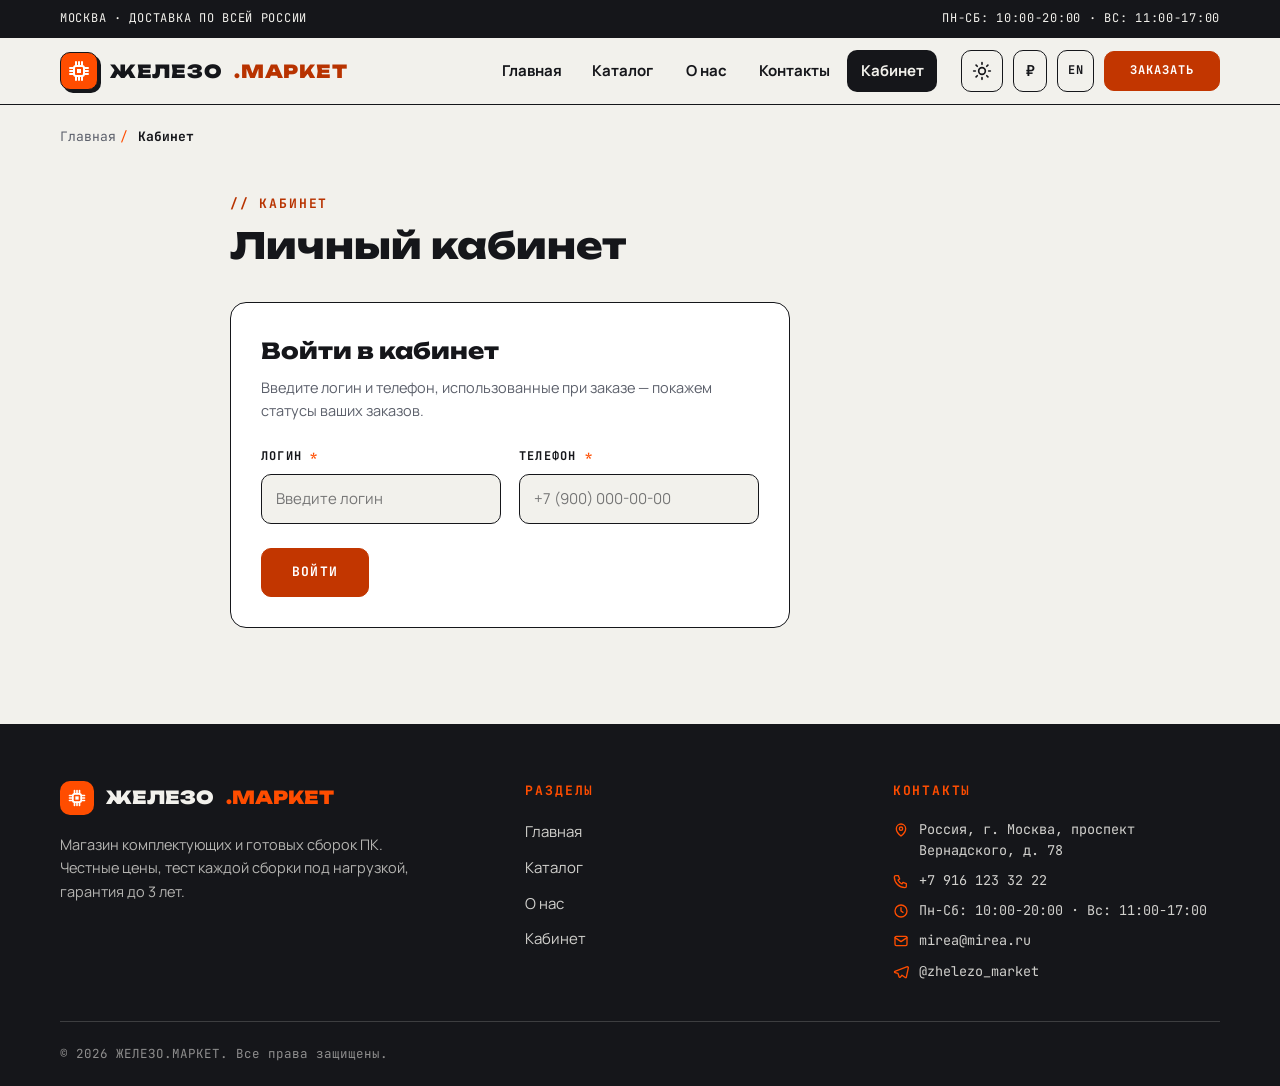
<file: account.html>
<!DOCTYPE html>
<html lang="ru" data-theme="light">
<head>
<meta charset="UTF-8">
<meta name="viewport" content="width=device-width, initial-scale=1.0">
<meta name="description" content="Личный кабинет ЖЕЛЕЗО.МАРКЕТ: вход и отслеживание статуса заказов.">
<title>Кабинет - ЖЕЛЕЗО.МАРКЕТ</title>
<link rel="icon" type="image/svg+xml" href="images/favicon.svg">
<link rel="preconnect" href="https://fonts.googleapis.com">
<link rel="preconnect" href="https://fonts.gstatic.com" crossorigin>
<link href="https://fonts.googleapis.com/css2?family=Unbounded:wght@500;700;800;900&family=Manrope:wght@400;500;700;800&family=JetBrains+Mono:wght@500;700&display=swap" rel="stylesheet">
<link rel="stylesheet" href="css/style.css?v=remake-20">
<script src="js/main.js?v=remake-20" defer></script>
</head>
<body data-cta="short">

  <div class="scroll-progress" id="scroll-progress" aria-hidden="true"></div>

<header>
<div class="topbar">
  <div class="container topbar__inner">
    <p class="topbar__item">Москва · доставка по всей России</p>
    <div class="topbar__group">
      <p class="topbar__item topbar__item--schedule">Пн-Сб: 10:00-20:00 · Вс: 11:00-17:00</p>
    </div>
  </div>
</div>
</header>
<div class="site-header">
  <div class="container site-header__inner">
    <a class="site-header__logo" href="index.html">
      <span class="site-header__logo-mark">
        <svg viewBox="0 0 24 24" fill="none" stroke="#ffffff" stroke-width="2" stroke-linecap="round" aria-hidden="true"><rect x="7" y="7" width="10" height="10" rx="2"/><rect x="10" y="10" width="4" height="4" fill="#ffffff" stroke="none"/><path d="M9 7V3M12 7V3M15 7V3M9 21v-4M12 21v-4M15 21v-4M7 9H3M7 12H3M7 15H3M21 9h-4M21 12h-4M21 15h-4"/></svg>
      </span>
      ЖЕЛЕЗО<span class="site-header__logo-accent">.МАРКЕТ</span>
    </a>
    <nav class="site-nav" aria-label="Основная навигация">
      <ul class="site-nav__list">
        <li><a class="site-nav__link" href="index.html">Главная</a></li>
        <li><a class="site-nav__link" href="catalog.html">Каталог</a></li>
        <li><a class="site-nav__link" href="about.html">О нас</a></li>
        <li><a class="site-nav__link" href="contacts.html">Контакты</a></li>
        <li><a class="site-nav__link site-nav__link--active" href="account.html" aria-current="page">Кабинет</a></li>
      </ul>
    </nav>
    <div class="site-header__actions">
      <button class="icon-button" id="theme-toggle" type="button" aria-label="Сменить тему">
        <svg class="icon-button__icon icon-button__icon--sun" viewBox="0 0 24 24" fill="none" stroke="currentColor" stroke-width="2" stroke-linecap="round" aria-hidden="true"><circle cx="12" cy="12" r="4"/><path d="M12 2v2M12 20v2M4.9 4.9l1.4 1.4M17.7 17.7l1.4 1.4M2 12h2M20 12h2M4.9 19.1l1.4-1.4M17.7 6.3l1.4-1.4"/></svg>
        <svg class="icon-button__icon icon-button__icon--moon" viewBox="0 0 24 24" fill="none" stroke="currentColor" stroke-width="2" stroke-linecap="round" stroke-linejoin="round" aria-hidden="true"><path d="M21 12.8A9 9 0 1 1 11.2 3a7 7 0 0 0 9.8 9.8z"/></svg>
      </button>
      <button class="icon-button icon-button--currency" id="currency-toggle" type="button" aria-label="Валюта / Currency" title="₽ → $ → €">₽</button>
      <button class="icon-button icon-button--lang" id="lang-toggle" type="button" aria-label="Language / Язык">EN</button>
      <button class="button button--sm button--primary site-header__cta" type="button" data-product="18">Собрать ПК</button>    </div>
  </div>
</div>

<main class="main">

<div class="container">
  <nav class="breadcrumbs" aria-label="Хлебные крошки">
    <span class="breadcrumbs__item"><a class="breadcrumbs__link" data-i18n="nav.home" href="index.html">Главная</a></span>
    <span class="breadcrumbs__item breadcrumbs__item--current" aria-current="page" data-i18n="nav.account">Кабинет</span>
  </nav>
</div>

<section class="section" id="account" style="padding-top: 24px;">
  <div class="container" style="max-width: 860px;">
    <div class="section__head">
      <div>
        <p class="section__eyebrow" data-i18n="account.eyebrow">Кабинет</p>
        <h1 class="section__title" data-i18n="account.title">Личный кабинет</h1>
      </div>
    </div>

    <div class="account-guest" id="account-guest">
      <div class="form-card">
        <h2 class="form-card__title" data-i18n="account.guestTitle">Войти в кабинет</h2>
        <p class="form-card__text" data-i18n="account.guestText">Введите логин и телефон, использованные при заказе — покажем статусы ваших заказов.</p>
        <form class="form-grid" id="login-form" action="#" method="post" novalidate>
          <div class="form-field">
            <label class="form-field__label form-field__label--required" for="login-name" data-i18n="account.name">Логин</label>
            <input class="form-field__input" id="login-name" name="name" type="text" placeholder="Введите логин" data-i18n-placeholder="account.namePlaceholder" minlength="2" maxlength="30" autocomplete="username" required pattern="(?=.*[A-Za-zА-Яа-яЁё])[A-Za-zА-Яа-яЁё0-9\-\s_]{2,}" title="Обязательно буквы; цифры можно добавить">
          </div>
          <div class="form-field">
            <label class="form-field__label form-field__label--required" for="login-phone" data-i18n="account.phone">Телефон</label>
            <input class="form-field__input" id="login-phone" name="phone" type="tel" inputmode="tel" placeholder="+7 (900) 000-00-00" data-i18n-placeholder="account.phonePlaceholder" required>
          </div>
          <div class="form-actions">
            <button class="button button--primary" type="submit" data-i18n="account.login">Войти</button>
          </div>
        </form>
      </div>
    </div>

    <div class="account-user" id="account-user" hidden>
      <div class="account-head">
        <div>
          <p class="account-head__label" data-i18n="account.profile">Профиль</p>
          <p class="account-head__name" id="account-name"></p>
          <p class="account-head__phone" id="account-phone"></p>
        </div>
        <button class="button button--ghost" id="account-logout" type="button" data-i18n="account.logout">Выйти</button>
      </div>
      <h2 class="account-orders-title" data-i18n="account.myOrders">Мои заказы</h2>
      <div class="orders-list" id="orders-list"></div>
      <div class="orders-empty" id="orders-empty">
        <h3 class="orders-empty__title" data-i18n="account.ordersEmptyTitle">Заказов пока нет</h3>
        <p class="orders-empty__text" data-i18n="account.ordersEmptyText">Оставьте заявку в каталоге — заказ появится здесь со статусом отслеживания.</p>
        <a class="button button--primary" href="catalog.html" data-i18n="cta.button">Оставить заявку</a>
      </div>
    </div>
  </div>
</section>

</main>

<footer class="site-footer">
  <div class="container">
    <div class="site-footer__grid">
      <div class="site-footer__about">
        <a class="site-footer__logo" href="index.html">
          <span class="site-footer__logo-mark">
            <svg viewBox="0 0 24 24" fill="none" stroke="#ffffff" stroke-width="2" stroke-linecap="round" aria-hidden="true"><rect x="7" y="7" width="10" height="10" rx="2"/><rect x="10" y="10" width="4" height="4" fill="#ffffff" stroke="none"/><path d="M9 7V3M12 7V3M15 7V3M9 21v-4M12 21v-4M15 21v-4M7 9H3M7 12H3M7 15H3M21 9h-4M21 12h-4M21 15h-4"/></svg>
          </span>
          ЖЕЛЕЗО<span class="site-footer__logo-accent">.МАРКЕТ</span>
        </a>
        <p class="site-footer__slogan">
          Магазин комплектующих и готовых сборок ПК. Честные цены, тест каждой сборки под нагрузкой, гарантия до 3 лет.
        </p>
      </div>
      <nav class="site-footer__nav" aria-label="Разделы сайта">
        <h2 class="site-footer__title">Разделы</h2>
        <ul class="site-footer__list">
          <li><a class="site-footer__link" href="index.html">Главная</a></li>
          <li><a class="site-footer__link" href="catalog.html">Каталог</a></li>
          <li><a class="site-footer__link" href="about.html">О нас</a></li>
          <li><a class="site-footer__link" href="account.html">Кабинет</a></li>
        </ul>
      </nav>
      <div class="site-footer__contacts">
        <h2 class="site-footer__title">Контакты</h2>
        <p class="site-footer__contact">
          <svg viewBox="0 0 24 24" fill="none" stroke="currentColor" stroke-width="2" stroke-linecap="round" stroke-linejoin="round" aria-hidden="true"><path d="M12 21s7-5.5 7-11a7 7 0 1 0-14 0c0 5.5 7 11 7 11z"/><circle cx="12" cy="10" r="2.5"/></svg>
          <span data-i18n="contacts.addressValue">Россия, г. Москва, проспект Вернадского, д. 78</span>
        </p>
        <p class="site-footer__contact">
          <svg viewBox="0 0 24 24" fill="none" stroke="currentColor" stroke-width="2" stroke-linecap="round" stroke-linejoin="round" aria-hidden="true"><path d="M4 4h4l2 5-2.5 1.5a12 12 0 0 0 6 6L15 14l5 2v4a2 2 0 0 1-2 2A16 16 0 0 1 2 6a2 2 0 0 1 2-2z"/></svg>
          <a href="tel:+79161233222">+7 916 123 32 22</a>
        </p>
        <p class="site-footer__contact">
          <svg viewBox="0 0 24 24" fill="none" stroke="currentColor" stroke-width="2" stroke-linecap="round" stroke-linejoin="round" aria-hidden="true"><circle cx="12" cy="12" r="9"/><path d="M12 7v5l3 2"/></svg>
          <span data-i18n="topbar.hours">Пн-Сб: 10:00-20:00 · Вс: 11:00-17:00</span>
        </p>
        <p class="site-footer__contact">
          <svg viewBox="0 0 24 24" fill="none" stroke="currentColor" stroke-width="2" stroke-linecap="round" stroke-linejoin="round" aria-hidden="true"><rect x="3" y="5" width="18" height="14" rx="2"/><path d="M3 7l9 6 9-6"/></svg>
          <a href="mailto:mirea@mirea.ru">mirea@mirea.ru</a>
        </p>
        <p class="site-footer__contact">
          <svg viewBox="0 0 24 24" fill="none" stroke="currentColor" stroke-width="2" stroke-linecap="round" stroke-linejoin="round" aria-hidden="true"><path d="M21.5 4L2.8 11.2c-.8.3-.8 1.4.1 1.6l4.6 1.4 1.7 5.2c.3.8 1.3.9 1.8.3l2.5-2.9 4.8 3.5c.6.5 1.6.1 1.7-.7l3-13.8c.2-1-.8-1.8-1.5-1.8z"/></svg>
          <a href="https://t.me/zhelezo_market" target="_blank" rel="noopener">@zhelezo_market</a>
        </p>
      </div>
    </div>
    <div class="site-footer__bottom">
      <p>&copy; 2026 ЖЕЛЕЗО.МАРКЕТ. Все права защищены.</p>
    </div>
  </div>
</footer>

<button class="scroll-top" id="scroll-top" type="button" aria-label="Наверх">
  <svg class="scroll-top__icon" viewBox="0 0 24 24" fill="none" stroke="currentColor" stroke-linecap="round" stroke-linejoin="round" aria-hidden="true">
    <rect x="7.5" y="2.5" width="9" height="19" rx="4.5" stroke-width="1.7"/>
    <path class="scroll-top__wheel" d="M12 6v4" stroke-width="1.7"/>
  </svg>
</button>

<dialog class="order-dialog" id="order-dialog" aria-labelledby="order-dialog-title">
  <div class="order-dialog__wrapper">
    <div class="order-dialog__head">
      <h2 class="order-dialog__title" id="order-dialog-title" data-i18n="dialog.title">Оформление заказа</h2>
      <button class="icon-button order-dialog__close" id="order-close" type="button" aria-label="Закрыть">
        <svg viewBox="0 0 24 24" fill="none" stroke="currentColor" stroke-width="2.5" stroke-linecap="round" aria-hidden="true"><path d="M6 6l12 12M18 6L6 18"/></svg>
      </button>
    </div>
    <p class="order-dialog__note" data-i18n="dialog.note">Оставьте контакты — перезвоним в течение 15 минут в рабочее время и подтвердим заказ.</p>
    <form class="form-grid" id="order-form" action="#" method="post" data-validate novalidate autocomplete="off">
      <div class="form-field form-field--full">
        <label class="form-field__label form-field__label--required" for="order-product" data-i18n="dialog.product">Товар</label>
        <select class="form-field__select" id="order-product" name="product" required></select>
      </div>
      <div class="form-field">
        <label class="form-field__label form-field__label--required" for="order-name" data-i18n="dialog.name">Имя</label>
        <input class="form-field__input" id="order-name" name="name" type="text" placeholder="Введите ваше имя" data-i18n-placeholder="dialog.namePlaceholder" minlength="2" autocomplete="off" required pattern="[A-Za-zА-Яа-яЁё\-\s]{2,}" title="Только буквы, минимум 2 символа">
      </div>
      <div class="form-field">
        <label class="form-field__label form-field__label--required" for="order-phone" data-i18n="dialog.phone">Телефон</label>
        <input class="form-field__input" id="order-phone" name="phone" type="tel" inputmode="tel" placeholder="+7 (900) 000-00-00" required>
        <small class="form-field__hint" data-i18n="dialog.phoneHint">Формат: +7 (900) 000-00-00</small>
      </div>
      <div class="form-field">
        <label class="form-field__label form-field__label--required" for="order-email" data-i18n="dialog.email">E-mail</label>
        <input class="form-field__input" id="order-email" name="email" type="email" placeholder="example@mail.ru" autocomplete="off" required>
      </div>
      <div class="form-field">
        <label class="form-field__label" for="order-delivery" data-i18n="dialog.delivery">Доставка</label>
        <select class="form-field__select" id="order-delivery" name="delivery">
          <option value="courier" data-i18n="dialog.deliveryCourier">Курьером по Москве</option>
          <option value="pickup" data-i18n="dialog.deliveryPickup">Самовывоз</option>
          <option value="cdek" data-i18n="dialog.deliveryCdek">СДЭК по России</option>
        </select>
      </div>
      <div class="form-field form-field--full">
        <label class="form-field__label" for="order-comment" data-i18n="dialog.comment">Комментарий</label>
        <textarea class="form-field__textarea" id="order-comment" name="comment" rows="3" placeholder="Укажите дополнительную информацию" data-i18n-placeholder="dialog.commentPlaceholder"></textarea>
      </div>
      <label class="checkbox-line">
        <input type="checkbox" name="agreement" required>
        <span data-i18n="dialog.agreement">Я согласен на обработку персональных данных</span>
      </label>
      <div class="form-actions">
        <button class="button" type="button" id="order-cancel" data-i18n="dialog.cancel">Закрыть</button>
        <button class="button button--primary" type="submit" data-i18n="dialog.submit">Отправить заказ</button>
      </div>
      <p class="form-message form-message--success" hidden data-i18n="dialog.success">Заказ принят! Перезвоним в течение 15 минут в рабочее время.</p>
      <p class="form-message form-message--error" hidden data-i18n="dialog.error">Проверьте правильность заполнения полей формы.</p>
    </form>
  </div>
</dialog>

</body>
</html>
</file>
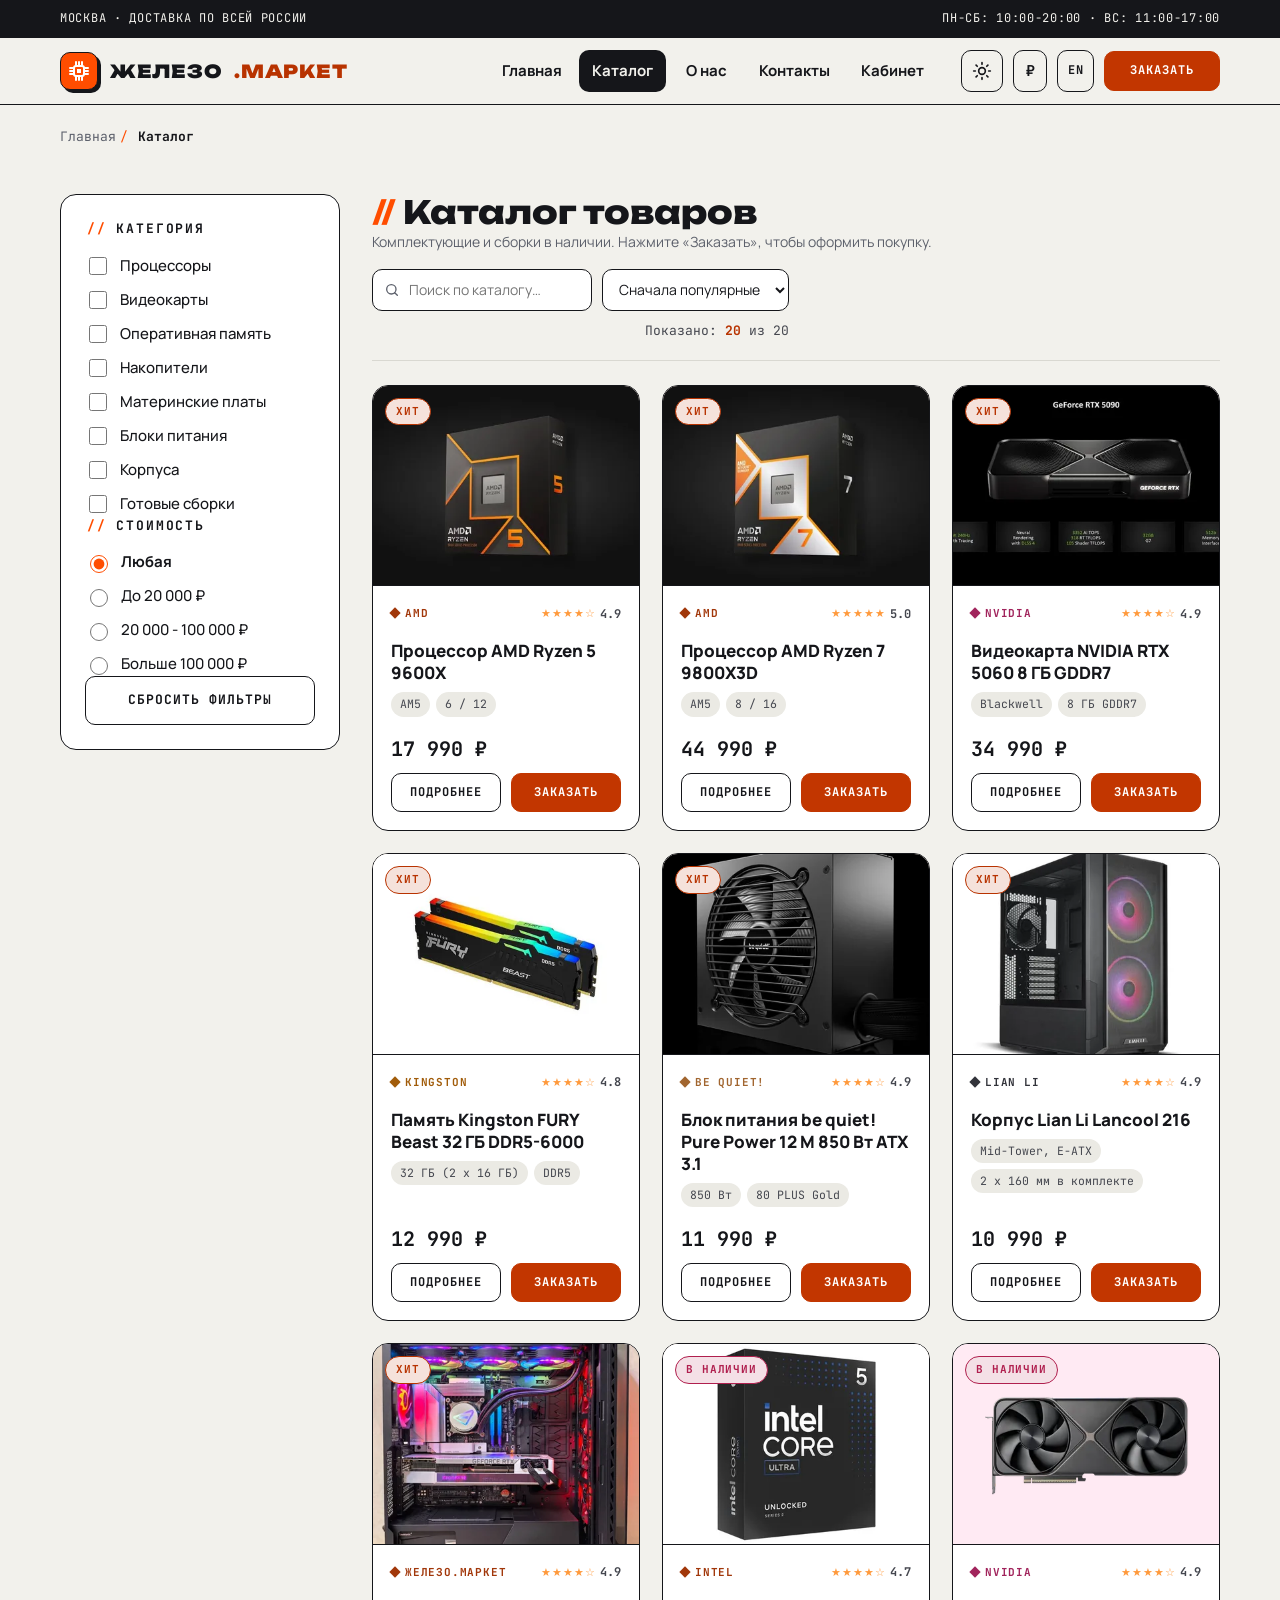
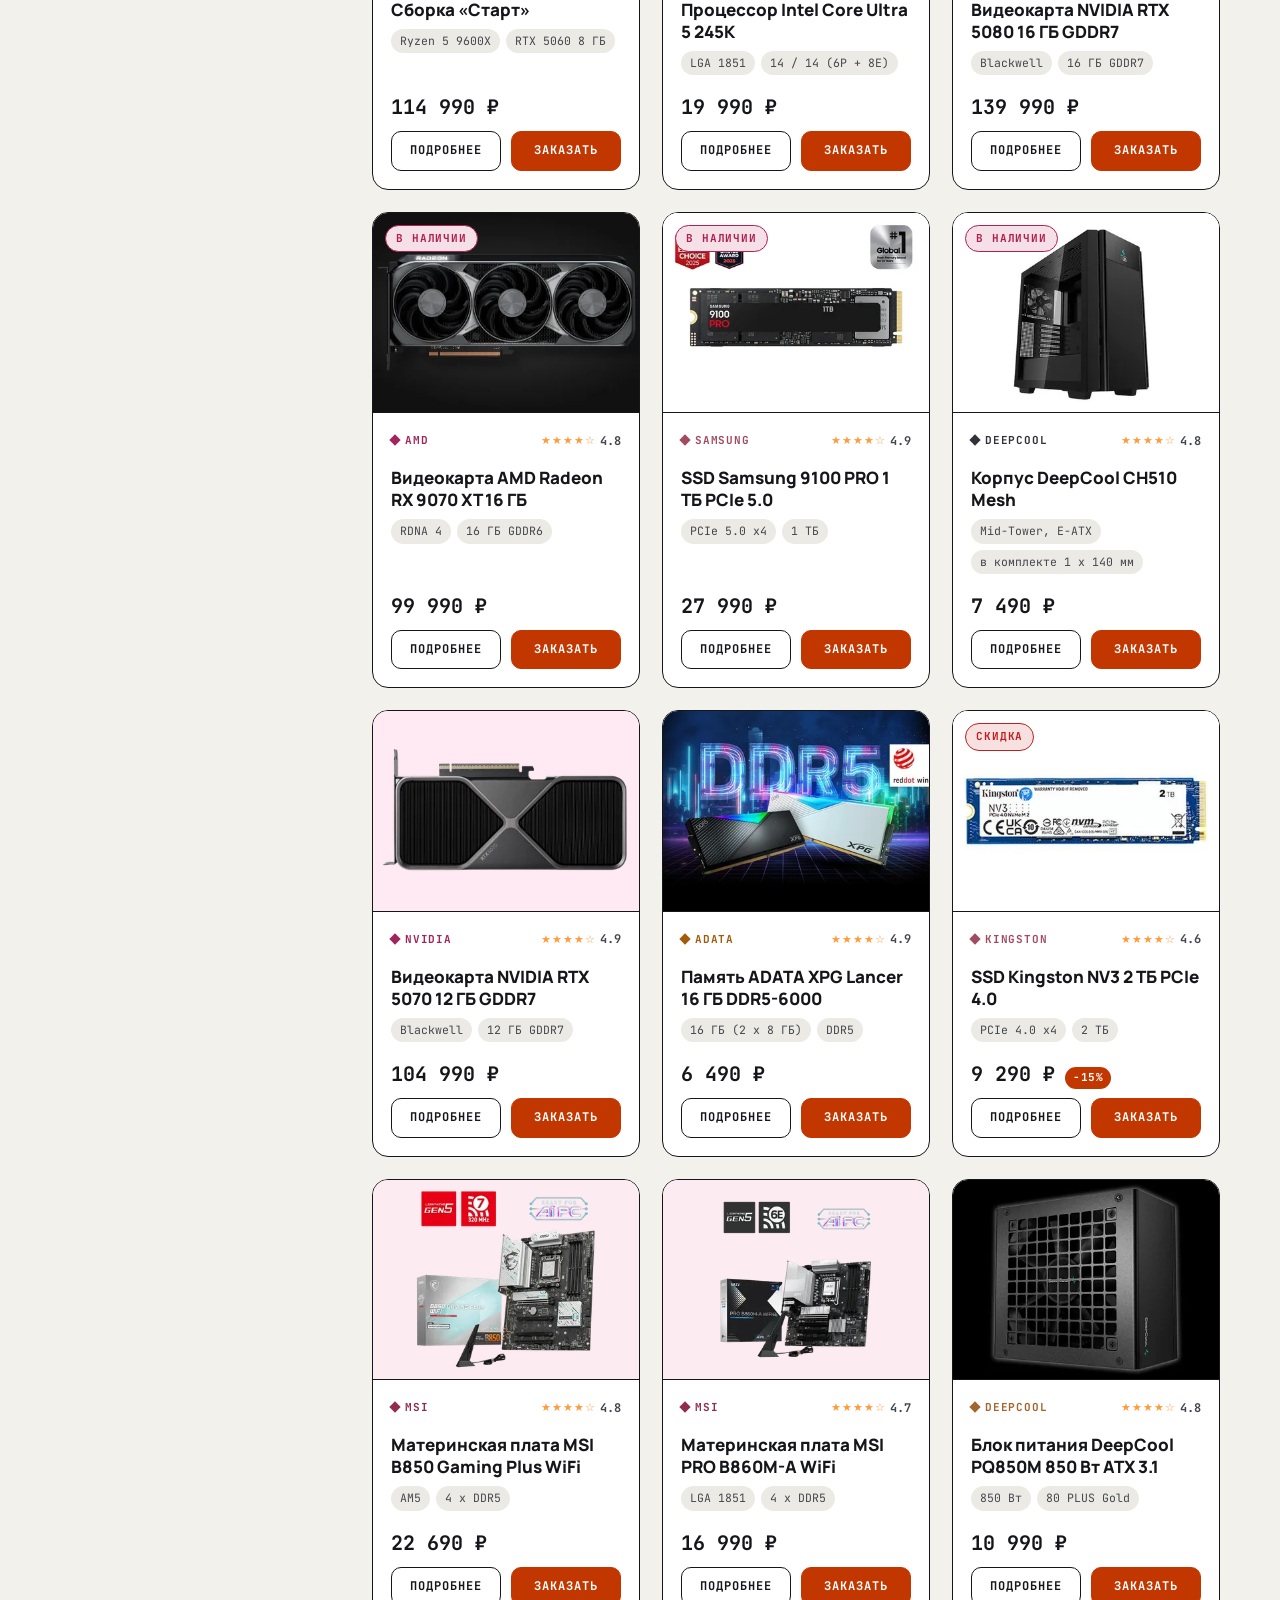
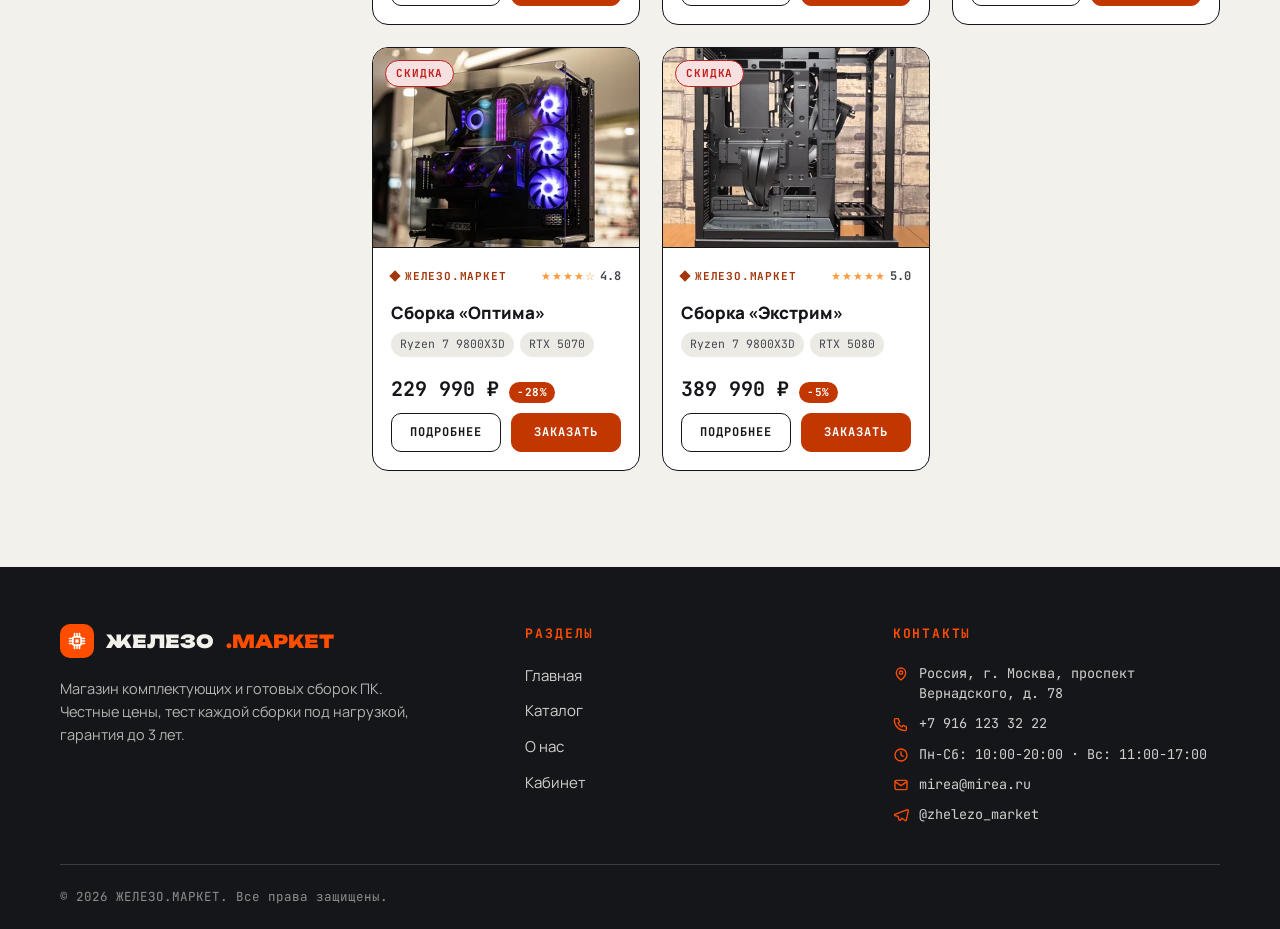
<file: catalog.html>
<!DOCTYPE html>
<html lang="ru" data-theme="light">
<head>
<meta charset="UTF-8">
<meta name="viewport" content="width=device-width, initial-scale=1.0">
<meta name="description" content="Каталог ЖЕЛЕЗО.МАРКЕТ: процессоры, видеокарты, оперативная память, накопители, материнские платы, блоки питания, корпуса и готовые сборки ПК.">
<title>Каталог - ЖЕЛЕЗО.МАРКЕТ</title>
<link rel="icon" type="image/svg+xml" href="images/favicon.svg">
<link rel="preconnect" href="https://fonts.googleapis.com">
<link rel="preconnect" href="https://fonts.gstatic.com" crossorigin>
<link href="https://fonts.googleapis.com/css2?family=Unbounded:wght@500;700;800;900&family=Manrope:wght@400;500;700;800&family=JetBrains+Mono:wght@500;700&display=swap" rel="stylesheet">
<link rel="stylesheet" href="css/style.css?v=remake-20">
<script src="js/main.js?v=remake-20" defer></script>
</head>
<body data-cta="short">

  <div class="scroll-progress" id="scroll-progress" aria-hidden="true"></div>

<header>
<div class="topbar">
  <div class="container topbar__inner">
    <p class="topbar__item">Москва · доставка по всей России</p>
    <div class="topbar__group">
      <p class="topbar__item topbar__item--schedule">Пн-Сб: 10:00-20:00 · Вс: 11:00-17:00</p>
    </div>
  </div>
</div>
</header>
<div class="site-header">
  <div class="container site-header__inner">
    <a class="site-header__logo" href="index.html">
      <span class="site-header__logo-mark">
        <svg viewBox="0 0 24 24" fill="none" stroke="#ffffff" stroke-width="2" stroke-linecap="round" aria-hidden="true"><rect x="7" y="7" width="10" height="10" rx="2"/><rect x="10" y="10" width="4" height="4" fill="#ffffff" stroke="none"/><path d="M9 7V3M12 7V3M15 7V3M9 21v-4M12 21v-4M15 21v-4M7 9H3M7 12H3M7 15H3M21 9h-4M21 12h-4M21 15h-4"/></svg>
      </span>
      ЖЕЛЕЗО<span class="site-header__logo-accent">.МАРКЕТ</span>
    </a>
    <nav class="site-nav" aria-label="Основная навигация">
      <ul class="site-nav__list">
        <li><a class="site-nav__link" href="index.html">Главная</a></li>
        <li><a class="site-nav__link site-nav__link--active" href="catalog.html" aria-current="page">Каталог</a></li>
        <li><a class="site-nav__link" href="about.html">О нас</a></li>
        <li><a class="site-nav__link" href="contacts.html">Контакты</a></li>
        <li><a class="site-nav__link" href="account.html">Кабинет</a></li>
      </ul>
    </nav>
    <div class="site-header__actions">
      <button class="icon-button" id="theme-toggle" type="button" aria-label="Сменить тему">
        <svg class="icon-button__icon icon-button__icon--sun" viewBox="0 0 24 24" fill="none" stroke="currentColor" stroke-width="2" stroke-linecap="round" aria-hidden="true"><circle cx="12" cy="12" r="4"/><path d="M12 2v2M12 20v2M4.9 4.9l1.4 1.4M17.7 17.7l1.4 1.4M2 12h2M20 12h2M4.9 19.1l1.4-1.4M17.7 6.3l1.4-1.4"/></svg>
        <svg class="icon-button__icon icon-button__icon--moon" viewBox="0 0 24 24" fill="none" stroke="currentColor" stroke-width="2" stroke-linecap="round" stroke-linejoin="round" aria-hidden="true"><path d="M21 12.8A9 9 0 1 1 11.2 3a7 7 0 0 0 9.8 9.8z"/></svg>
      </button>
      <button class="icon-button icon-button--currency" id="currency-toggle" type="button" aria-label="Валюта / Currency" title="₽ → $ → €">₽</button>
      <button class="icon-button icon-button--lang" id="lang-toggle" type="button" aria-label="Language / Язык">EN</button>
      <button class="button button--sm button--primary site-header__cta" type="button" data-product>Заказать</button>
    </div>
  </div>
</div>

<main class="main">

<div class="container">
  <nav class="breadcrumbs" aria-label="Хлебные крошки">
    <span class="breadcrumbs__item"><a class="breadcrumbs__link" data-i18n="nav.home" href="index.html">Главная</a></span>
    <span class="breadcrumbs__item breadcrumbs__item--current" aria-current="page" data-i18n="nav.catalog">Каталог</span>
  </nav>
</div>

<section class="section" id="catalog" style="padding-top: 24px;">
  <div class="container catalog-layout">

    <button class="filters-toggle" id="filters-toggle" type="button" aria-expanded="false"
            aria-controls="filters-form" data-i18n="filters.toggle">Фильтры</button>
    <form class="filters" id="filters-form" action="#" method="get">
      <fieldset class="filters__group" style="border: none; margin: 0; padding: 0;">
        <legend class="filters__title" data-i18n="filters.category">Категория</legend>
        <div class="filters__options">
          <label class="filter-option"><input type="checkbox" name="category" value="cpu"><span data-i18n-cat="cpu">Процессоры</span></label>
          <label class="filter-option"><input type="checkbox" name="category" value="gpu"><span data-i18n-cat="gpu">Видеокарты</span></label>
          <label class="filter-option"><input type="checkbox" name="category" value="ram"><span data-i18n-cat="ram">Оперативная память</span></label>
          <label class="filter-option"><input type="checkbox" name="category" value="storage"><span data-i18n-cat="storage">Накопители</span></label>
          <label class="filter-option"><input type="checkbox" name="category" value="motherboard"><span data-i18n-cat="motherboard">Материнские платы</span></label>
          <label class="filter-option"><input type="checkbox" name="category" value="psu"><span data-i18n-cat="psu">Блоки питания</span></label>
          <label class="filter-option"><input type="checkbox" name="category" value="case"><span data-i18n-cat="case">Корпуса</span></label>
          <label class="filter-option"><input type="checkbox" name="category" value="build"><span data-i18n-cat="build">Готовые сборки</span></label>
        </div>
      </fieldset>
      <fieldset class="filters__group" style="border: none; margin: 0; padding: 0;">
        <legend class="filters__title" data-i18n="filters.price">Стоимость</legend>
        <div class="filters__options">
          <label class="filter-option"><input type="radio" name="price" value="any" checked><span data-i18n="filters.any">Любая</span></label>
          <label class="filter-option"><input type="radio" name="price" value="p1"><span data-i18n="filters.p1">До 20 000 ₽</span></label>
          <label class="filter-option"><input type="radio" name="price" value="p2"><span data-i18n="filters.p2">20 000 - 100 000 ₽</span></label>
          <label class="filter-option"><input type="radio" name="price" value="p3"><span data-i18n="filters.p3">Больше 100 000 ₽</span></label>
        </div>
      </fieldset>
      <button class="button button--ghost button--full" type="reset" data-i18n="filters.reset">Сбросить фильтры</button>
    </form>

    <div class="catalog-content">
      <div class="catalog-toolbar">
        <div>
          <h1 class="catalog-toolbar__title" data-i18n="catalog.title">Каталог товаров</h1>
          <p class="catalog-toolbar__hint" data-i18n="catalog.hint">Комплектующие и сборки в наличии. Нажмите «Заказать», чтобы оформить покупку.</p>
        </div>
        <div class="catalog-toolbar__side">
          <div class="catalog-toolbar__controls">
            <label class="catalog-search">
              <svg class="catalog-search__icon" viewBox="0 0 24 24" fill="none" stroke="currentColor" stroke-width="2" stroke-linecap="round" aria-hidden="true"><circle cx="11" cy="11" r="7"/><path d="M20 20l-4-4"/></svg>
              <input class="catalog-search__input" id="catalog-search" type="search" placeholder="Поиск по каталогу…" data-i18n-placeholder="catalog.searchPlaceholder" aria-label="Поиск по каталогу">
            </label>
            <select class="catalog-sort" id="catalog-sort" aria-label="Сортировка">
              <option value="default" data-i18n="filters.sortDefault">Сначала популярные</option>
              <option value="priceAsc" data-i18n="filters.sortPriceAsc">Сначала дешевле</option>
              <option value="priceDesc" data-i18n="filters.sortPriceDesc">Сначала дороже</option>
              <option value="rating" data-i18n="filters.sortRating">По рейтингу</option>
            </select>
          </div>
          <p class="filters-result" id="filters-result" role="status"></p>
        </div>
      </div>

      <h2 class="visually-hidden" data-i18n="catalog.gridTitle">Список товаров</h2>
      <div class="product-grid" id="products-grid"></div>

      <div class="catalog-empty" id="catalog-empty">
        <h2 class="catalog-empty__title" data-i18n="catalog.emptyTitle">Ничего не найдено</h2>
        <p class="catalog-empty__text" data-i18n="catalog.emptyText">Под выбранные фильтры не попал ни один товар. Сбросьте фильтры или оставьте заявку — найдём нужную деталь под заказ.</p>
        <button class="button button--primary" type="button" data-product data-i18n="catalog.emptyButton">Оставить заявку</button>
      </div>
    </div>

  </div>
</section>

</main>

<footer class="site-footer">
  <div class="container">
    <div class="site-footer__grid">
      <div class="site-footer__about">
        <a class="site-footer__logo" href="index.html">
          <span class="site-footer__logo-mark">
            <svg viewBox="0 0 24 24" fill="none" stroke="#ffffff" stroke-width="2" stroke-linecap="round" aria-hidden="true"><rect x="7" y="7" width="10" height="10" rx="2"/><rect x="10" y="10" width="4" height="4" fill="#ffffff" stroke="none"/><path d="M9 7V3M12 7V3M15 7V3M9 21v-4M12 21v-4M15 21v-4M7 9H3M7 12H3M7 15H3M21 9h-4M21 12h-4M21 15h-4"/></svg>
          </span>
          ЖЕЛЕЗО<span class="site-footer__logo-accent">.МАРКЕТ</span>
        </a>
        <p class="site-footer__slogan">
          Магазин комплектующих и готовых сборок ПК. Честные цены, тест каждой сборки под нагрузкой, гарантия до 3 лет.
        </p>
      </div>
      <nav class="site-footer__nav" aria-label="Разделы сайта">
        <h2 class="site-footer__title">Разделы</h2>
        <ul class="site-footer__list">
          <li><a class="site-footer__link" href="index.html">Главная</a></li>
          <li><a class="site-footer__link" href="catalog.html">Каталог</a></li>
          <li><a class="site-footer__link" href="about.html">О нас</a></li>
          <li><a class="site-footer__link" href="account.html">Кабинет</a></li>
        </ul>
      </nav>
      <div class="site-footer__contacts">
        <h2 class="site-footer__title">Контакты</h2>
        <p class="site-footer__contact">
          <svg viewBox="0 0 24 24" fill="none" stroke="currentColor" stroke-width="2" stroke-linecap="round" stroke-linejoin="round" aria-hidden="true"><path d="M12 21s7-5.5 7-11a7 7 0 1 0-14 0c0 5.5 7 11 7 11z"/><circle cx="12" cy="10" r="2.5"/></svg>
          <span data-i18n="contacts.addressValue">Россия, г. Москва, проспект Вернадского, д. 78</span>
        </p>
        <p class="site-footer__contact">
          <svg viewBox="0 0 24 24" fill="none" stroke="currentColor" stroke-width="2" stroke-linecap="round" stroke-linejoin="round" aria-hidden="true"><path d="M4 4h4l2 5-2.5 1.5a12 12 0 0 0 6 6L15 14l5 2v4a2 2 0 0 1-2 2A16 16 0 0 1 2 6a2 2 0 0 1 2-2z"/></svg>
          <a href="tel:+79161233222">+7 916 123 32 22</a>
        </p>
        <p class="site-footer__contact">
          <svg viewBox="0 0 24 24" fill="none" stroke="currentColor" stroke-width="2" stroke-linecap="round" stroke-linejoin="round" aria-hidden="true"><circle cx="12" cy="12" r="9"/><path d="M12 7v5l3 2"/></svg>
          <span data-i18n="topbar.hours">Пн-Сб: 10:00-20:00 · Вс: 11:00-17:00</span>
        </p>
        <p class="site-footer__contact">
          <svg viewBox="0 0 24 24" fill="none" stroke="currentColor" stroke-width="2" stroke-linecap="round" stroke-linejoin="round" aria-hidden="true"><rect x="3" y="5" width="18" height="14" rx="2"/><path d="M3 7l9 6 9-6"/></svg>
          <a href="mailto:mirea@mirea.ru">mirea@mirea.ru</a>
        </p>
        <p class="site-footer__contact">
          <svg viewBox="0 0 24 24" fill="none" stroke="currentColor" stroke-width="2" stroke-linecap="round" stroke-linejoin="round" aria-hidden="true"><path d="M21.5 4L2.8 11.2c-.8.3-.8 1.4.1 1.6l4.6 1.4 1.7 5.2c.3.8 1.3.9 1.8.3l2.5-2.9 4.8 3.5c.6.5 1.6.1 1.7-.7l3-13.8c.2-1-.8-1.8-1.5-1.8z"/></svg>
          <a href="https://t.me/zhelezo_market" target="_blank" rel="noopener">@zhelezo_market</a>
        </p>
      </div>
    </div>
    <div class="site-footer__bottom">
      <p>&copy; 2026 ЖЕЛЕЗО.МАРКЕТ. Все права защищены.</p>
    </div>
  </div>
</footer>

<button class="scroll-top" id="scroll-top" type="button" aria-label="Наверх">
  <svg class="scroll-top__icon" viewBox="0 0 24 24" fill="none" stroke="currentColor" stroke-linecap="round" stroke-linejoin="round" aria-hidden="true">
    <rect x="7.5" y="2.5" width="9" height="19" rx="4.5" stroke-width="1.7"/>
    <path class="scroll-top__wheel" d="M12 6v4" stroke-width="1.7"/>
  </svg>
</button>

<dialog class="order-dialog" id="order-dialog" aria-labelledby="order-dialog-title">
  <div class="order-dialog__wrapper">
    <div class="order-dialog__head">
      <h2 class="order-dialog__title" id="order-dialog-title" data-i18n="dialog.title">Оформление заказа</h2>
      <button class="icon-button order-dialog__close" id="order-close" type="button" aria-label="Закрыть">
        <svg viewBox="0 0 24 24" fill="none" stroke="currentColor" stroke-width="2.5" stroke-linecap="round" aria-hidden="true"><path d="M6 6l12 12M18 6L6 18"/></svg>
      </button>
    </div>
    <p class="order-dialog__note" data-i18n="dialog.note">Оставьте контакты — перезвоним в течение 15 минут в рабочее время и подтвердим заказ.</p>
    <form class="form-grid" id="order-form" action="#" method="post" data-validate novalidate autocomplete="off">
      <div class="form-field form-field--full">
        <label class="form-field__label form-field__label--required" for="order-product" data-i18n="dialog.product">Товар</label>
        <select class="form-field__select" id="order-product" name="product" required></select>
      </div>
      <div class="form-field">
        <label class="form-field__label form-field__label--required" for="order-name" data-i18n="dialog.name">Имя</label>
        <input class="form-field__input" id="order-name" name="name" type="text" placeholder="Введите ваше имя" data-i18n-placeholder="dialog.namePlaceholder" minlength="2" autocomplete="off" required pattern="[A-Za-zА-Яа-яЁё\-\s]{2,}" title="Только буквы, минимум 2 символа">
      </div>
      <div class="form-field">
        <label class="form-field__label form-field__label--required" for="order-phone" data-i18n="dialog.phone">Телефон</label>
        <input class="form-field__input" id="order-phone" name="phone" type="tel" inputmode="tel" placeholder="+7 (900) 000-00-00" required>
        <small class="form-field__hint" data-i18n="dialog.phoneHint">Формат: +7 (900) 000-00-00</small>
      </div>
      <div class="form-field">
        <label class="form-field__label form-field__label--required" for="order-email" data-i18n="dialog.email">E-mail</label>
        <input class="form-field__input" id="order-email" name="email" type="email" placeholder="example@mail.ru" autocomplete="off" required>
      </div>
      <div class="form-field">
        <label class="form-field__label" for="order-delivery" data-i18n="dialog.delivery">Доставка</label>
        <select class="form-field__select" id="order-delivery" name="delivery">
          <option value="courier" data-i18n="dialog.deliveryCourier">Курьером по Москве</option>
          <option value="pickup" data-i18n="dialog.deliveryPickup">Самовывоз</option>
          <option value="cdek" data-i18n="dialog.deliveryCdek">СДЭК по России</option>
        </select>
      </div>
      <div class="form-field form-field--full">
        <label class="form-field__label" for="order-comment" data-i18n="dialog.comment">Комментарий</label>
        <textarea class="form-field__textarea" id="order-comment" name="comment" rows="3" placeholder="Укажите дополнительную информацию" data-i18n-placeholder="dialog.commentPlaceholder"></textarea>
      </div>
      <label class="checkbox-line">
        <input type="checkbox" name="agreement" required>
        <span data-i18n="dialog.agreement">Я согласен на обработку персональных данных</span>
      </label>
      <div class="form-actions">
        <button class="button" type="button" id="order-cancel" data-i18n="dialog.cancel">Закрыть</button>
        <button class="button button--primary" type="submit" data-i18n="dialog.submit">Отправить заказ</button>
      </div>
      <p class="form-message form-message--success" hidden data-i18n="dialog.success">Заказ принят! Перезвоним в течение 15 минут в рабочее время.</p>
      <p class="form-message form-message--error" hidden data-i18n="dialog.error">Проверьте правильность заполнения полей формы.</p>
    </form>
  </div>
</dialog>

</body>
</html>
</file>
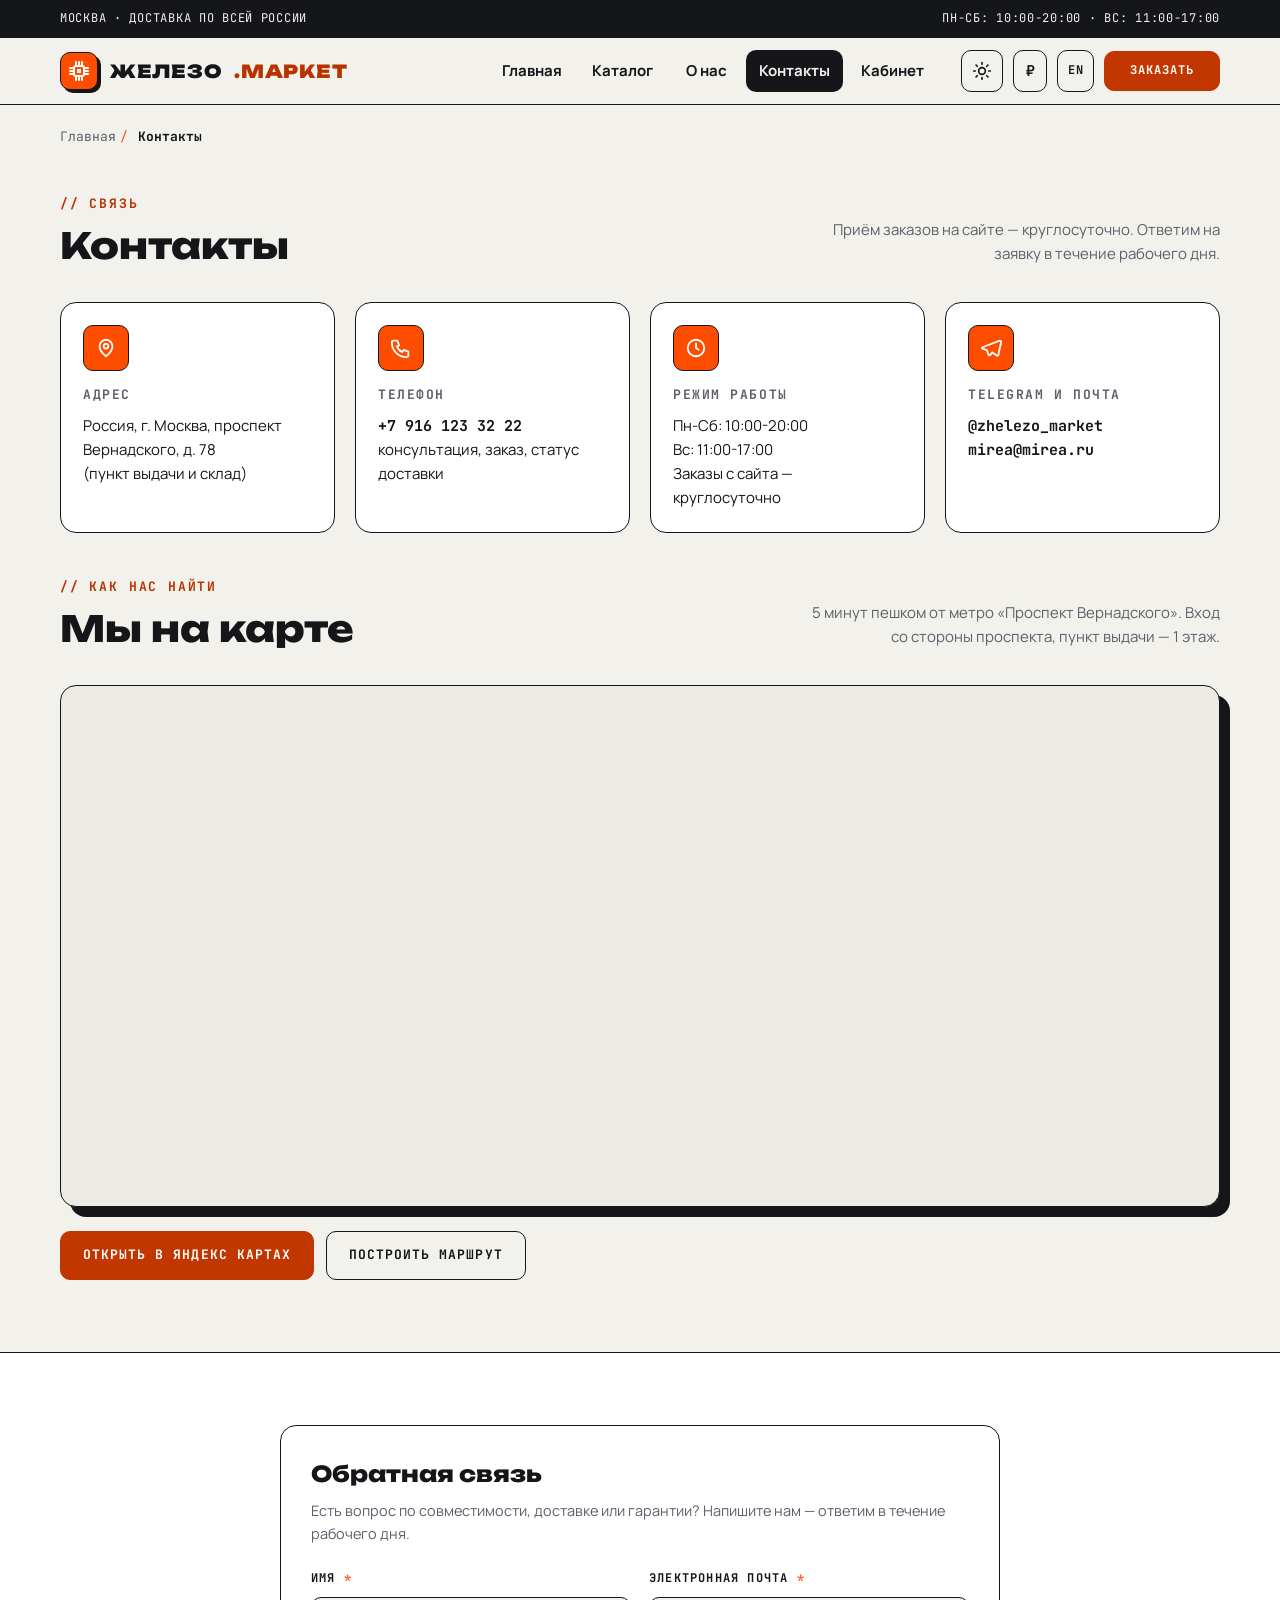
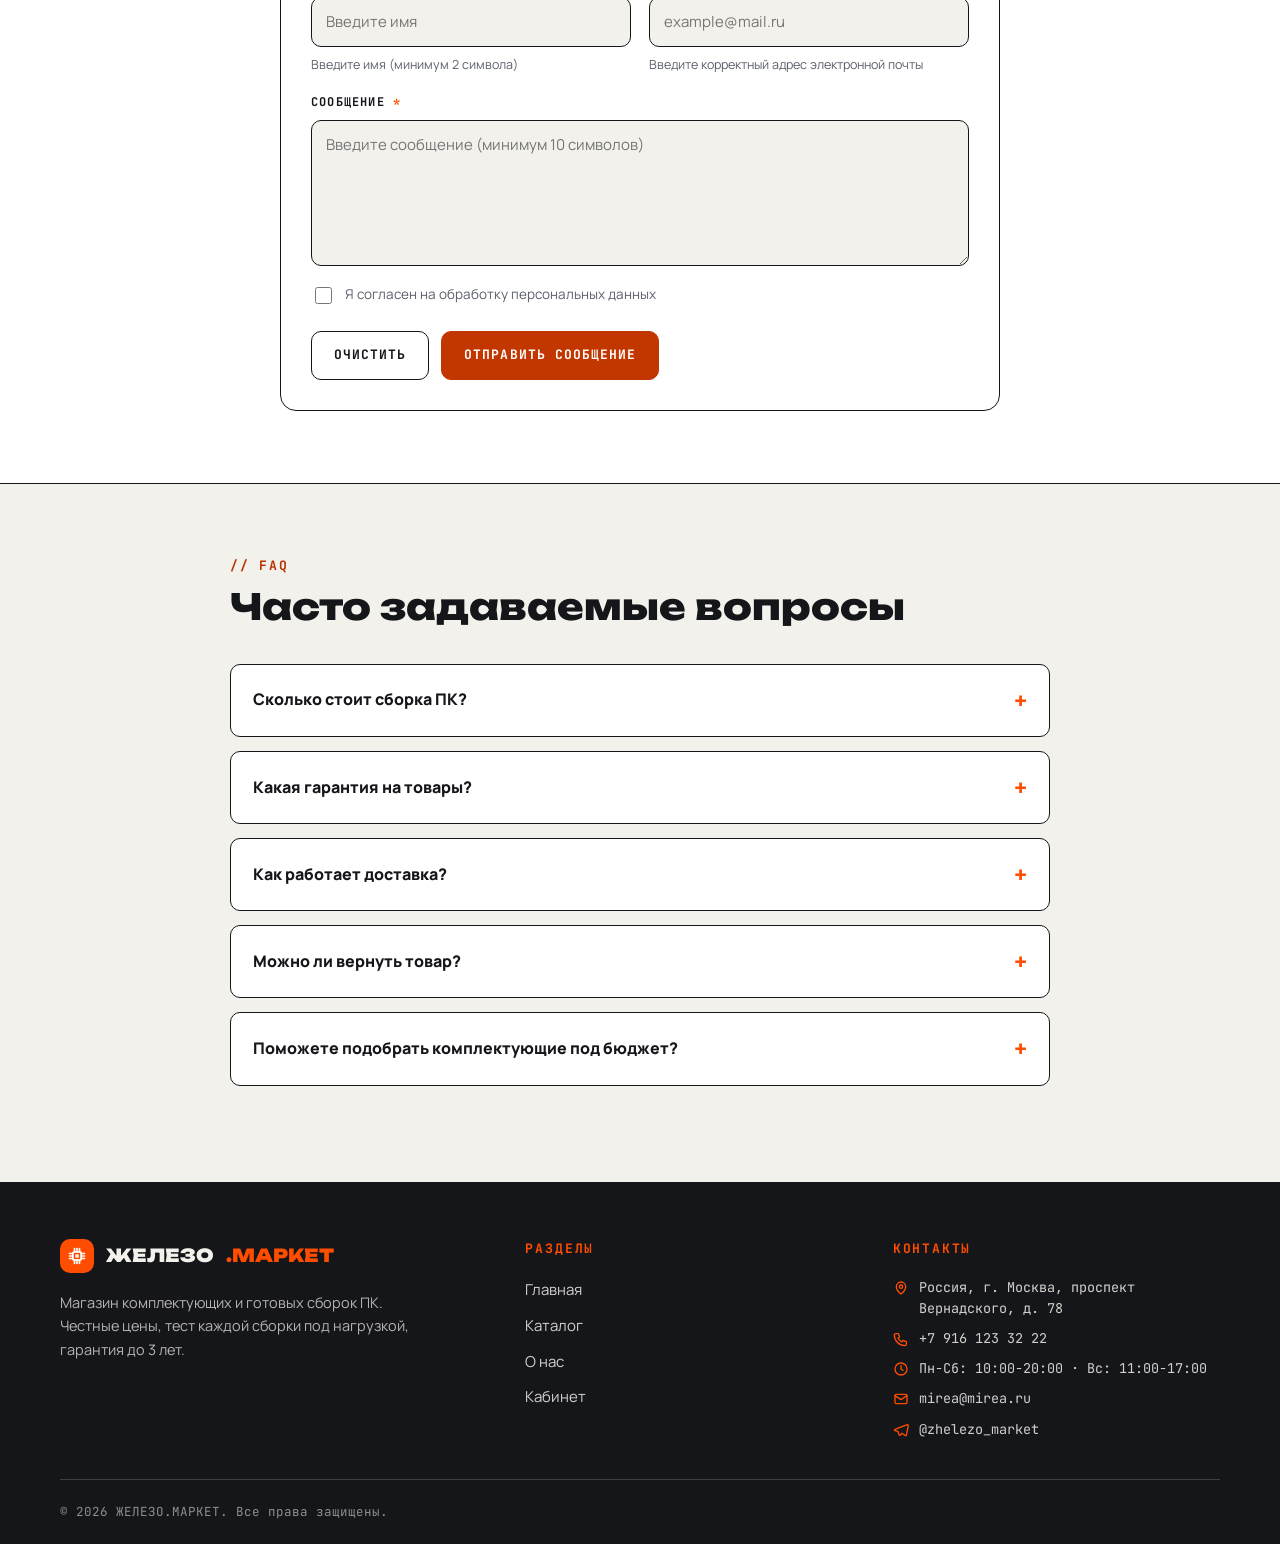
<file: contacts.html>
<!DOCTYPE html>
<html lang="ru" data-theme="light">
<head>
<meta charset="UTF-8">
<meta name="viewport" content="width=device-width, initial-scale=1.0">
<meta name="description" content="Контакты ЖЕЛЕЗО.МАРКЕТ: адрес склада и пункта выдачи в Москве, режим работы, телефон, почта, Telegram. Форма обратной связи и часто задаваемые вопросы.">
<title>Контакты - ЖЕЛЕЗО.МАРКЕТ</title>
<link rel="icon" type="image/svg+xml" href="images/favicon.svg">
<link rel="preconnect" href="https://fonts.googleapis.com">
<link rel="preconnect" href="https://fonts.gstatic.com" crossorigin>
<link href="https://fonts.googleapis.com/css2?family=Unbounded:wght@500;700;800;900&family=Manrope:wght@400;500;700;800&family=JetBrains+Mono:wght@500;700&display=swap" rel="stylesheet">
<link rel="stylesheet" href="css/style.css?v=remake-20">
<script src="js/main.js?v=remake-20" defer></script>
</head>
<body data-cta="short">

  <div class="scroll-progress" id="scroll-progress" aria-hidden="true"></div>

<header>
<div class="topbar">
  <div class="container topbar__inner">
    <p class="topbar__item">Москва · доставка по всей России</p>
    <div class="topbar__group">
      <p class="topbar__item topbar__item--schedule">Пн-Сб: 10:00-20:00 · Вс: 11:00-17:00</p>
    </div>
  </div>
</div>
</header>
<div class="site-header">
  <div class="container site-header__inner">
    <a class="site-header__logo" href="index.html">
      <span class="site-header__logo-mark">
        <svg viewBox="0 0 24 24" fill="none" stroke="#ffffff" stroke-width="2" stroke-linecap="round" aria-hidden="true"><rect x="7" y="7" width="10" height="10" rx="2"/><rect x="10" y="10" width="4" height="4" fill="#ffffff" stroke="none"/><path d="M9 7V3M12 7V3M15 7V3M9 21v-4M12 21v-4M15 21v-4M7 9H3M7 12H3M7 15H3M21 9h-4M21 12h-4M21 15h-4"/></svg>
      </span>
      ЖЕЛЕЗО<span class="site-header__logo-accent">.МАРКЕТ</span>
    </a>
    <nav class="site-nav" aria-label="Основная навигация">
      <ul class="site-nav__list">
        <li><a class="site-nav__link" href="index.html">Главная</a></li>
        <li><a class="site-nav__link" href="catalog.html">Каталог</a></li>
        <li><a class="site-nav__link" href="about.html">О нас</a></li>
        <li><a class="site-nav__link site-nav__link--active" href="contacts.html" aria-current="page">Контакты</a></li>
        <li><a class="site-nav__link" href="account.html">Кабинет</a></li>
      </ul>
    </nav>
    <div class="site-header__actions">
      <button class="icon-button" id="theme-toggle" type="button" aria-label="Сменить тему">
        <svg class="icon-button__icon icon-button__icon--sun" viewBox="0 0 24 24" fill="none" stroke="currentColor" stroke-width="2" stroke-linecap="round" aria-hidden="true"><circle cx="12" cy="12" r="4"/><path d="M12 2v2M12 20v2M4.9 4.9l1.4 1.4M17.7 17.7l1.4 1.4M2 12h2M20 12h2M4.9 19.1l1.4-1.4M17.7 6.3l1.4-1.4"/></svg>
        <svg class="icon-button__icon icon-button__icon--moon" viewBox="0 0 24 24" fill="none" stroke="currentColor" stroke-width="2" stroke-linecap="round" stroke-linejoin="round" aria-hidden="true"><path d="M21 12.8A9 9 0 1 1 11.2 3a7 7 0 0 0 9.8 9.8z"/></svg>
      </button>
      <button class="icon-button icon-button--currency" id="currency-toggle" type="button" aria-label="Валюта / Currency" title="₽ → $ → €">₽</button>
      <button class="icon-button icon-button--lang" id="lang-toggle" type="button" aria-label="Language / Язык">EN</button>
      <button class="button button--sm button--primary site-header__cta" type="button" data-product>Заказать</button>
    </div>
  </div>
</div>

<main class="main">

<div class="container">
  <nav class="breadcrumbs" aria-label="Хлебные крошки">
    <span class="breadcrumbs__item"><a class="breadcrumbs__link" data-i18n="nav.home" href="index.html">Главная</a></span>
    <span class="breadcrumbs__item breadcrumbs__item--current" aria-current="page" data-i18n="nav.contacts">Контакты</span>
  </nav>
</div>

<section class="section" id="contacts" style="padding-top: 24px;">
  <div class="container">
    <div class="section__head">
      <div>
        <p class="section__eyebrow" data-i18n="contacts.eyebrow">Связь</p>
        <h1 class="section__title" data-i18n="contacts.title">Контакты</h1>
      </div>
      <p class="section__note" data-i18n="contacts.note">Приём заказов на сайте — круглосуточно. Ответим на заявку в течение рабочего дня.</p>
    </div>

    <div class="info-grid">
      <article class="info-card">
        <span class="info-card__icon"><svg viewBox="0 0 24 24" fill="none" stroke="currentColor" stroke-width="2" stroke-linecap="round" stroke-linejoin="round" aria-hidden="true"><path d="M12 21s7-5.5 7-11a7 7 0 1 0-14 0c0 5.5 7 11 7 11z"/><circle cx="12" cy="10" r="2.5"/></svg></span>
        <h2 class="info-card__title" data-i18n="contacts.address">Адрес</h2>
        <p class="info-card__text"><span data-i18n="contacts.addressValue">Россия, г. Москва, проспект Вернадского, д. 78</span><br><span data-i18n="contacts.addressNote">(пункт выдачи и склад)</span></p>
      </article>
      <article class="info-card">
        <span class="info-card__icon"><svg viewBox="0 0 24 24" fill="none" stroke="currentColor" stroke-width="2" stroke-linecap="round" stroke-linejoin="round" aria-hidden="true"><path d="M4 4h4l2 5-2.5 1.5a12 12 0 0 0 6 6L15 14l5 2v4a2 2 0 0 1-2 2A16 16 0 0 1 2 6a2 2 0 0 1 2-2z"/></svg></span>
        <h2 class="info-card__title" data-i18n="contacts.phone">Телефон</h2>
        <p class="info-card__text"><a href="tel:+79161233222">+7 916 123 32 22</a><br><span data-i18n="contacts.phoneNote">консультация, заказ, статус доставки</span></p>
      </article>
      <article class="info-card">
        <span class="info-card__icon"><svg viewBox="0 0 24 24" fill="none" stroke="currentColor" stroke-width="2" stroke-linecap="round" stroke-linejoin="round" aria-hidden="true"><circle cx="12" cy="12" r="9"/><path d="M12 7v5l3 2"/></svg></span>
        <h2 class="info-card__title" data-i18n="contacts.hours">Режим работы</h2>
        <p class="info-card__text"><span data-i18n="contacts.hours1">Пн-Сб: 10:00-20:00</span><br><span data-i18n="contacts.hours2">Вс: 11:00-17:00</span><br><span data-i18n="contacts.hours3">Заказы с сайта — круглосуточно</span></p>
      </article>
      <article class="info-card">
        <span class="info-card__icon"><svg viewBox="0 0 24 24" fill="none" stroke="currentColor" stroke-width="2" stroke-linecap="round" stroke-linejoin="round" aria-hidden="true"><path d="M21.5 4L2.8 11.2c-.8.3-.8 1.4.1 1.6l4.6 1.4 1.7 5.2c.3.8 1.3.9 1.8.3l2.5-2.9 4.8 3.5c.6.5 1.6.1 1.7-.7l3-13.8c.2-1-.8-1.8-1.5-1.8z"/></svg></span>
        <h2 class="info-card__title" data-i18n="contacts.tg">Telegram и почта</h2>
        <p class="info-card__text"><a href="https://t.me/zhelezo_market" target="_blank" rel="noopener">@zhelezo_market</a><br><a href="mailto:mirea@mirea.ru">mirea@mirea.ru</a></p>
      </article>
    </div>

    <article class="map-card">
      <div class="section__head">
        <div>
          <p class="section__eyebrow" data-i18n="map.eyebrow">Как нас найти</p>
          <h2 class="section__title" data-i18n="map.title">Мы на карте</h2>
        </div>
        <p class="section__note" data-i18n="map.note">5 минут пешком от метро «Проспект Вернадского». Вход со стороны проспекта, пункт выдачи — 1 этаж.</p>
      </div>
      <div class="map-card__frame">
        <iframe class="map-card__iframe" src="https://yandex.ru/map-widget/v1/?ll=37.480067%2C55.673296&z=16&pt=37.480067,55.673296,pm2rdm" title="ЖЕЛЕЗО.МАРКЕТ на карте Москвы" allowfullscreen loading="lazy" referrerpolicy="no-referrer-when-downgrade"></iframe>
      </div>
      <div class="map-card__actions">
        <a class="button button--primary" href="https://yandex.ru/maps/213/moscow/house/prospekt_vernadskogo_78/Z04Ycg9gSUMAQFtvfXp2cn5qYg==/" target="_blank" rel="noopener" data-i18n="map.open">Открыть в Яндекс Картах</a>
        <a class="button button--ghost" href="https://yandex.ru/maps/?rtext=~55.673296,37.480067&rtt=mt" target="_blank" rel="noopener" data-i18n="map.route">Построить маршрут</a>
      </div>
    </article>
  </div>
</section>

<section class="section section--alt" id="feedback">
  <div class="container" style="max-width: 760px;">
    <div class="form-card">
      <h2 class="form-card__title" data-i18n="feedback.title">Обратная связь</h2>
      <p class="form-card__text" data-i18n="feedback.text">Есть вопрос по совместимости, доставке или гарантии? Напишите нам — ответим в течение рабочего дня.</p>
      <form class="form-grid" action="#" method="post" data-validate novalidate>
        <div class="form-field">
          <label class="form-field__label form-field__label--required" for="feedback-name" data-i18n="feedback.name">Имя</label>
          <input class="form-field__input" id="feedback-name" name="name" type="text" placeholder="Введите имя" data-i18n-placeholder="feedback.namePlaceholder" minlength="2" autocomplete="off" required pattern="[A-Za-zА-Яа-яЁё\-\s]{2,}" title="Только буквы, минимум 2 символа">
          <small class="form-field__hint" data-i18n="feedback.nameHint">Введите имя (минимум 2 символа)</small>
        </div>
        <div class="form-field">
          <label class="form-field__label form-field__label--required" for="feedback-email" data-i18n="feedback.email">Электронная почта</label>
          <input class="form-field__input" id="feedback-email" name="email" type="email" placeholder="example@mail.ru" autocomplete="off" required>
          <small class="form-field__hint" data-i18n="feedback.emailHint">Введите корректный адрес электронной почты</small>
        </div>
        <div class="form-field form-field--full">
          <label class="form-field__label form-field__label--required" for="feedback-message" data-i18n="feedback.message">Сообщение</label>
          <textarea class="form-field__textarea" id="feedback-message" name="message" rows="5" placeholder="Введите сообщение (минимум 10 символов)" data-i18n-placeholder="feedback.messagePlaceholder" minlength="10" required></textarea>
        </div>
        <label class="checkbox-line">
          <input type="checkbox" name="agreement" required>
          <span data-i18n="dialog.agreement">Я согласен на обработку персональных данных</span>
        </label>
        <div class="form-actions">
          <button class="button button--ghost" type="reset" data-i18n="feedback.clear">Очистить</button>
          <button class="button button--primary" type="submit" data-i18n="feedback.submit">Отправить сообщение</button>
        </div>
        <p class="form-message form-message--success" hidden data-i18n="feedback.success">Сообщение отправлено! Ответим вам на указанную почту в течение рабочего дня.</p>
        <p class="form-message form-message--error" hidden data-i18n="feedback.error">Проверьте правильность заполнения полей формы.</p>
      </form>
    </div>
  </div>
</section>

<section class="section" id="faq">
  <div class="container" style="max-width: 860px;">
    <div class="section__head">
      <div>
        <p class="section__eyebrow" data-i18n="faq.eyebrow">FAQ</p>
        <h2 class="section__title" data-i18n="faq.title">Часто задаваемые вопросы</h2>
      </div>
    </div>
    <div class="faq-list">
      <details class="faq-item">
        <summary class="faq-item__summary" data-i18n="faq.q1">Сколько стоит сборка ПК?</summary>
        <p class="faq-item__answer" data-i18n="faq.a1">Сборка, установка системы и стресс-тесты включены в стоимость любой готовой сборки из каталога. Если вы покупаете комплектующие по отдельности и хотите, чтобы мы их собрали, — сборка стоит 2 500 ₽.</p>
      </details>
      <details class="faq-item">
        <summary class="faq-item__summary" data-i18n="faq.q2">Какая гарантия на товары?</summary>
        <p class="faq-item__answer" data-i18n="faq.a2">На комплектующие действует официальная гарантия производителя (от 1 года до 5 лет в зависимости от бренда). На готовые сборки мы даём собственную гарантию до 3 лет: обслуживаем компьютер полностью, а не отдельную деталь.</p>
      </details>
      <details class="faq-item">
        <summary class="faq-item__summary" data-i18n="faq.q3">Как работает доставка?</summary>
        <p class="faq-item__answer" data-i18n="faq.a3">По Москве — курьером на следующий день (при заказе до 18:00), самовывоз готов через 2 часа. По России — СДЭК и Почта России, отправляем в день оплаты до 16:00. Сборки перевозим в жёсткой упаковке с фиксацией видеокарты.</p>
      </details>
      <details class="faq-item">
        <summary class="faq-item__summary" data-i18n="faq.q4">Можно ли вернуть товар?</summary>
        <p class="faq-item__answer" data-i18n="faq.a4">Да, в течение 14 дней при сохранении упаковки и комплектации. Комплектующие, которые требуют установки (процессоры, память), возврату не подлежат после вскрытия гарантийной пломбы — по закону о защите прав потребителей.</p>
      </details>
      <details class="faq-item">
        <summary class="faq-item__summary" data-i18n="faq.q5">Поможете подобрать комплектующие под бюджет?</summary>
        <p class="faq-item__answer" data-i18n="faq.a5">Да, консультация бесплатна. Напишите в Telegram или оставьте заявку на сайте: укажите бюджет, разрешение монитора и список игр или программ — предложим 2-3 конфигурации и честно объясним разницу.</p>
      </details>
    </div>
  </div>
</section>

</main>

<footer class="site-footer">
  <div class="container">
    <div class="site-footer__grid">
      <div class="site-footer__about">
        <a class="site-footer__logo" href="index.html">
          <span class="site-footer__logo-mark">
            <svg viewBox="0 0 24 24" fill="none" stroke="#ffffff" stroke-width="2" stroke-linecap="round" aria-hidden="true"><rect x="7" y="7" width="10" height="10" rx="2"/><rect x="10" y="10" width="4" height="4" fill="#ffffff" stroke="none"/><path d="M9 7V3M12 7V3M15 7V3M9 21v-4M12 21v-4M15 21v-4M7 9H3M7 12H3M7 15H3M21 9h-4M21 12h-4M21 15h-4"/></svg>
          </span>
          ЖЕЛЕЗО<span class="site-footer__logo-accent">.МАРКЕТ</span>
        </a>
        <p class="site-footer__slogan">
          Магазин комплектующих и готовых сборок ПК. Честные цены, тест каждой сборки под нагрузкой, гарантия до 3 лет.
        </p>
      </div>
      <nav class="site-footer__nav" aria-label="Разделы сайта">
        <h2 class="site-footer__title">Разделы</h2>
        <ul class="site-footer__list">
          <li><a class="site-footer__link" href="index.html">Главная</a></li>
          <li><a class="site-footer__link" href="catalog.html">Каталог</a></li>
          <li><a class="site-footer__link" href="about.html">О нас</a></li>
          <li><a class="site-footer__link" href="account.html">Кабинет</a></li>
        </ul>
      </nav>
      <div class="site-footer__contacts">
        <h2 class="site-footer__title">Контакты</h2>
        <p class="site-footer__contact">
          <svg viewBox="0 0 24 24" fill="none" stroke="currentColor" stroke-width="2" stroke-linecap="round" stroke-linejoin="round" aria-hidden="true"><path d="M12 21s7-5.5 7-11a7 7 0 1 0-14 0c0 5.5 7 11 7 11z"/><circle cx="12" cy="10" r="2.5"/></svg>
          <span data-i18n="contacts.addressValue">Россия, г. Москва, проспект Вернадского, д. 78</span>
        </p>
        <p class="site-footer__contact">
          <svg viewBox="0 0 24 24" fill="none" stroke="currentColor" stroke-width="2" stroke-linecap="round" stroke-linejoin="round" aria-hidden="true"><path d="M4 4h4l2 5-2.5 1.5a12 12 0 0 0 6 6L15 14l5 2v4a2 2 0 0 1-2 2A16 16 0 0 1 2 6a2 2 0 0 1 2-2z"/></svg>
          <a href="tel:+79161233222">+7 916 123 32 22</a>
        </p>
        <p class="site-footer__contact">
          <svg viewBox="0 0 24 24" fill="none" stroke="currentColor" stroke-width="2" stroke-linecap="round" stroke-linejoin="round" aria-hidden="true"><circle cx="12" cy="12" r="9"/><path d="M12 7v5l3 2"/></svg>
          <span data-i18n="topbar.hours">Пн-Сб: 10:00-20:00 · Вс: 11:00-17:00</span>
        </p>
        <p class="site-footer__contact">
          <svg viewBox="0 0 24 24" fill="none" stroke="currentColor" stroke-width="2" stroke-linecap="round" stroke-linejoin="round" aria-hidden="true"><rect x="3" y="5" width="18" height="14" rx="2"/><path d="M3 7l9 6 9-6"/></svg>
          <a href="mailto:mirea@mirea.ru">mirea@mirea.ru</a>
        </p>
        <p class="site-footer__contact">
          <svg viewBox="0 0 24 24" fill="none" stroke="currentColor" stroke-width="2" stroke-linecap="round" stroke-linejoin="round" aria-hidden="true"><path d="M21.5 4L2.8 11.2c-.8.3-.8 1.4.1 1.6l4.6 1.4 1.7 5.2c.3.8 1.3.9 1.8.3l2.5-2.9 4.8 3.5c.6.5 1.6.1 1.7-.7l3-13.8c.2-1-.8-1.8-1.5-1.8z"/></svg>
          <a href="https://t.me/zhelezo_market" target="_blank" rel="noopener">@zhelezo_market</a>
        </p>
      </div>
    </div>
    <div class="site-footer__bottom">
      <p>&copy; 2026 ЖЕЛЕЗО.МАРКЕТ. Все права защищены.</p>
    </div>
  </div>
</footer>

<button class="scroll-top" id="scroll-top" type="button" aria-label="Наверх">
  <svg class="scroll-top__icon" viewBox="0 0 24 24" fill="none" stroke="currentColor" stroke-linecap="round" stroke-linejoin="round" aria-hidden="true">
    <rect x="7.5" y="2.5" width="9" height="19" rx="4.5" stroke-width="1.7"/>
    <path class="scroll-top__wheel" d="M12 6v4" stroke-width="1.7"/>
  </svg>
</button>

<dialog class="order-dialog" id="order-dialog" aria-labelledby="order-dialog-title">
  <div class="order-dialog__wrapper">
    <div class="order-dialog__head">
      <h2 class="order-dialog__title" id="order-dialog-title" data-i18n="dialog.title">Оформление заказа</h2>
      <button class="icon-button order-dialog__close" id="order-close" type="button" aria-label="Закрыть">
        <svg viewBox="0 0 24 24" fill="none" stroke="currentColor" stroke-width="2.5" stroke-linecap="round" aria-hidden="true"><path d="M6 6l12 12M18 6L6 18"/></svg>
      </button>
    </div>
    <p class="order-dialog__note" data-i18n="dialog.note">Оставьте контакты — перезвоним в течение 15 минут в рабочее время и подтвердим заказ.</p>
    <form class="form-grid" id="order-form" action="#" method="post" data-validate novalidate autocomplete="off">
      <div class="form-field form-field--full">
        <label class="form-field__label form-field__label--required" for="order-product" data-i18n="dialog.product">Товар</label>
        <select class="form-field__select" id="order-product" name="product" required></select>
      </div>
      <div class="form-field">
        <label class="form-field__label form-field__label--required" for="order-name" data-i18n="dialog.name">Имя</label>
        <input class="form-field__input" id="order-name" name="name" type="text" placeholder="Введите ваше имя" data-i18n-placeholder="dialog.namePlaceholder" minlength="2" autocomplete="off" required pattern="[A-Za-zА-Яа-яЁё\-\s]{2,}" title="Только буквы, минимум 2 символа">
      </div>
      <div class="form-field">
        <label class="form-field__label form-field__label--required" for="order-phone" data-i18n="dialog.phone">Телефон</label>
        <input class="form-field__input" id="order-phone" name="phone" type="tel" inputmode="tel" placeholder="+7 (900) 000-00-00" required>
        <small class="form-field__hint" data-i18n="dialog.phoneHint">Формат: +7 (900) 000-00-00</small>
      </div>
      <div class="form-field">
        <label class="form-field__label form-field__label--required" for="order-email" data-i18n="dialog.email">E-mail</label>
        <input class="form-field__input" id="order-email" name="email" type="email" placeholder="example@mail.ru" autocomplete="off" required>
      </div>
      <div class="form-field">
        <label class="form-field__label" for="order-delivery" data-i18n="dialog.delivery">Доставка</label>
        <select class="form-field__select" id="order-delivery" name="delivery">
          <option value="courier" data-i18n="dialog.deliveryCourier">Курьером по Москве</option>
          <option value="pickup" data-i18n="dialog.deliveryPickup">Самовывоз</option>
          <option value="cdek" data-i18n="dialog.deliveryCdek">СДЭК по России</option>
        </select>
      </div>
      <div class="form-field form-field--full">
        <label class="form-field__label" for="order-comment" data-i18n="dialog.comment">Комментарий</label>
        <textarea class="form-field__textarea" id="order-comment" name="comment" rows="3" placeholder="Укажите дополнительную информацию" data-i18n-placeholder="dialog.commentPlaceholder"></textarea>
      </div>
      <label class="checkbox-line">
        <input type="checkbox" name="agreement" required>
        <span data-i18n="dialog.agreement">Я согласен на обработку персональных данных</span>
      </label>
      <div class="form-actions">
        <button class="button" type="button" id="order-cancel" data-i18n="dialog.cancel">Закрыть</button>
        <button class="button button--primary" type="submit" data-i18n="dialog.submit">Отправить заказ</button>
      </div>
      <p class="form-message form-message--success" hidden data-i18n="dialog.success">Заказ принят! Перезвоним в течение 15 минут в рабочее время.</p>
      <p class="form-message form-message--error" hidden data-i18n="dialog.error">Проверьте правильность заполнения полей формы.</p>
    </form>
  </div>
</dialog>

</body>
</html>
</file>
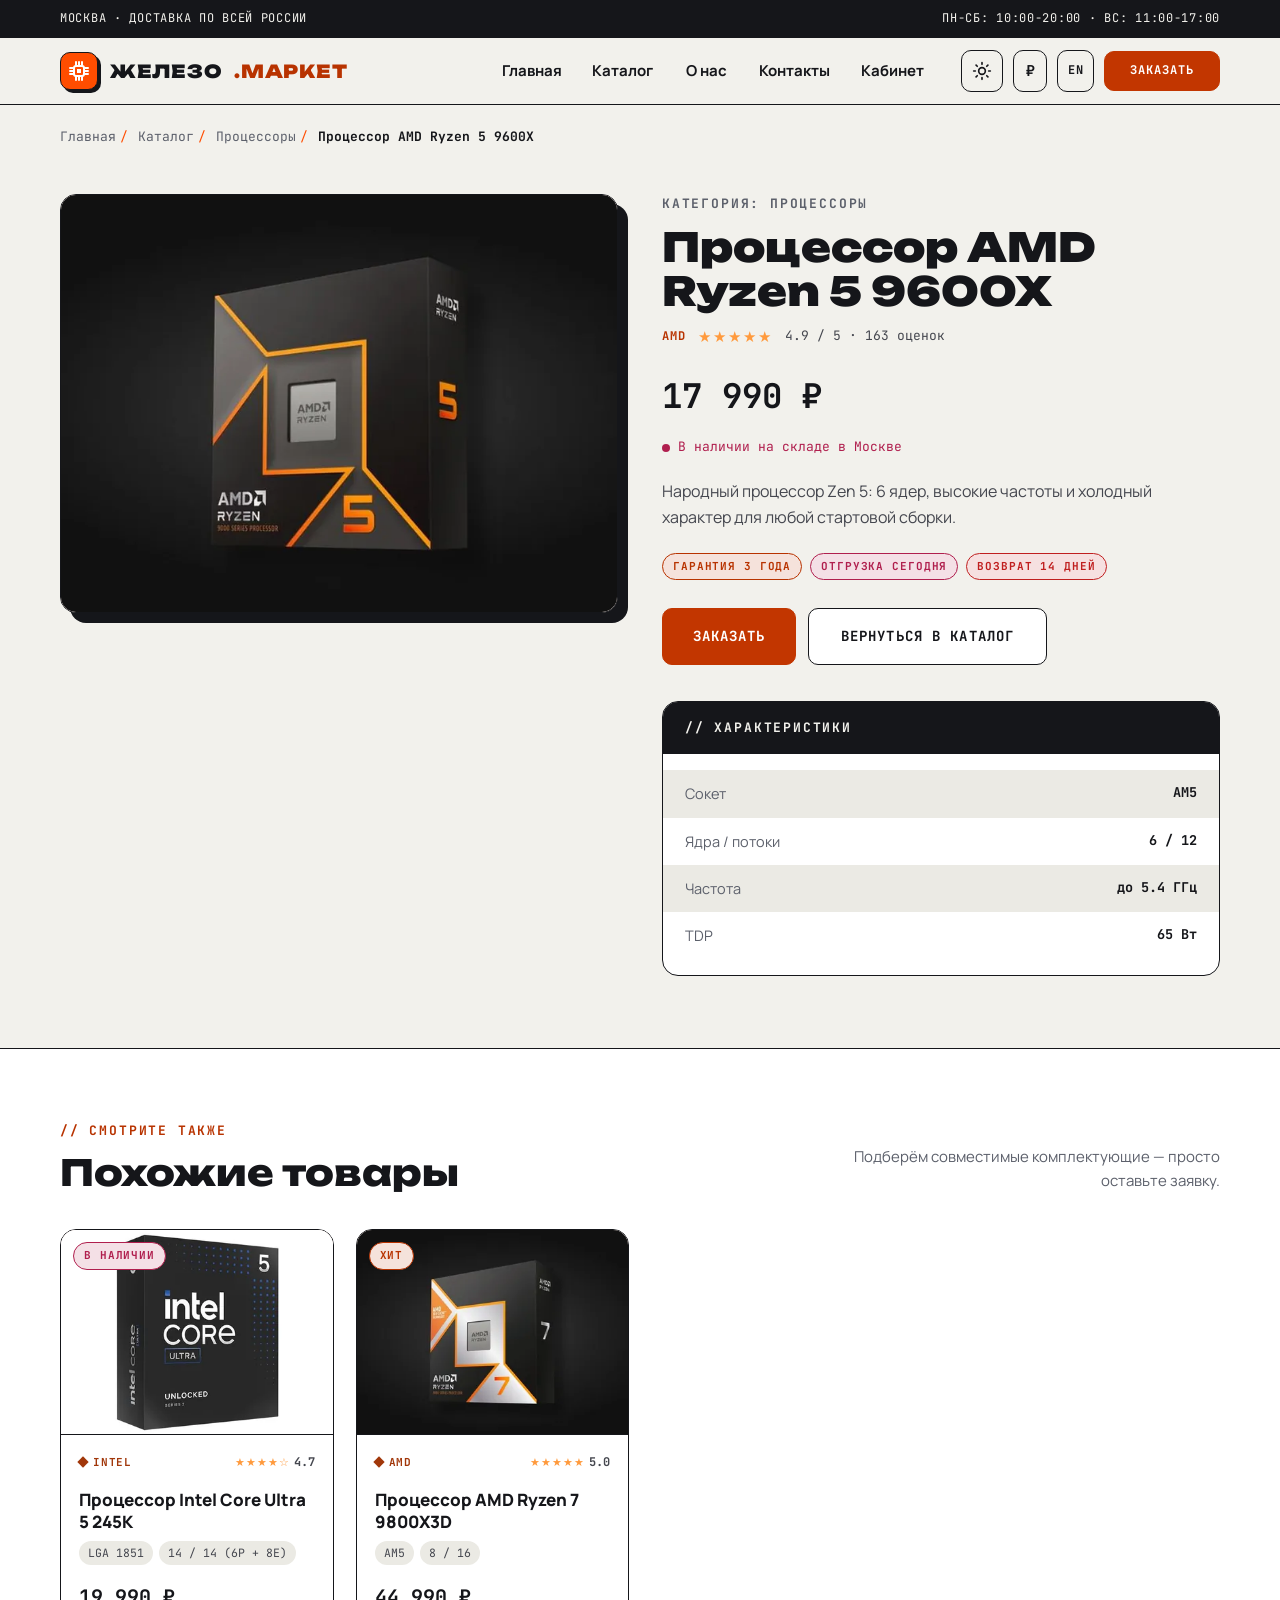
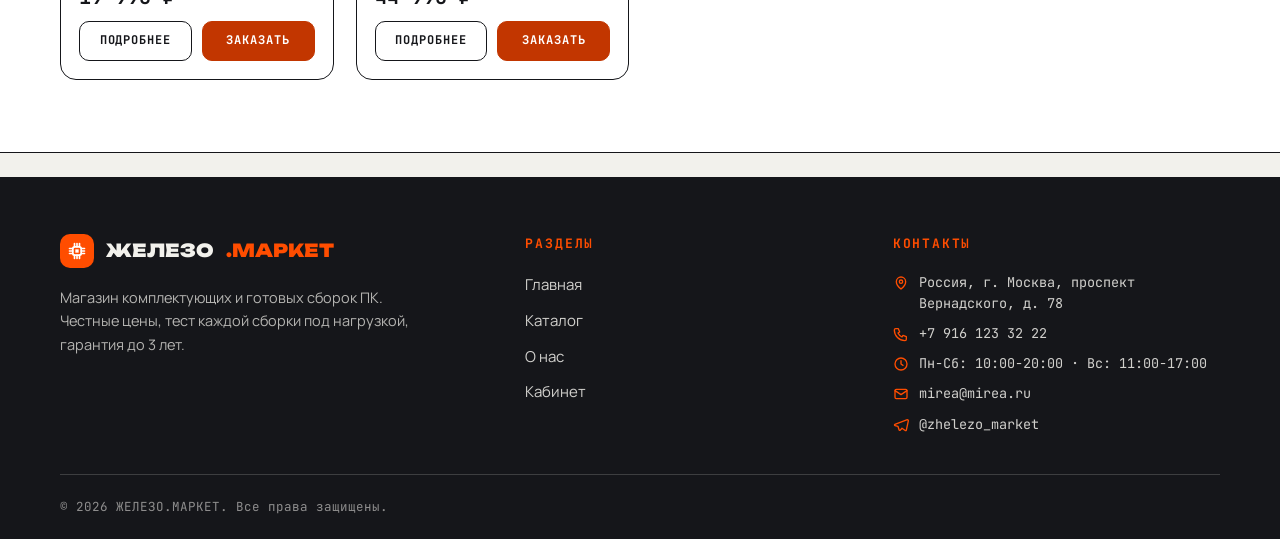
<file: product.html>
<!DOCTYPE html>
<html lang="ru" data-theme="light">
<head>
<meta charset="UTF-8">
<meta name="viewport" content="width=device-width, initial-scale=1.0">
<meta name="description" content="Карточка товара ЖЕЛЕЗО.МАРКЕТ: характеристики, цена, гарантия и оформление заказа.">
<title>Товар - ЖЕЛЕЗО.МАРКЕТ</title>
<link rel="icon" type="image/svg+xml" href="images/favicon.svg">
<link rel="preconnect" href="https://fonts.googleapis.com">
<link rel="preconnect" href="https://fonts.gstatic.com" crossorigin>
<link href="https://fonts.googleapis.com/css2?family=Unbounded:wght@500;700;800;900&family=Manrope:wght@400;500;700;800&family=JetBrains+Mono:wght@500;700&display=swap" rel="stylesheet">
<link rel="stylesheet" href="css/style.css?v=remake-20">
<script src="js/main.js?v=remake-20" defer></script>
</head>
<body data-cta="short">

  <div class="scroll-progress" id="scroll-progress" aria-hidden="true"></div>

<header>
<div class="topbar">
  <div class="container topbar__inner">
    <p class="topbar__item">Москва · доставка по всей России</p>
    <div class="topbar__group">
      <p class="topbar__item topbar__item--schedule">Пн-Сб: 10:00-20:00 · Вс: 11:00-17:00</p>
    </div>
  </div>
</div>
</header>
<div class="site-header">
  <div class="container site-header__inner">
    <a class="site-header__logo" href="index.html">
      <span class="site-header__logo-mark">
        <svg viewBox="0 0 24 24" fill="none" stroke="#ffffff" stroke-width="2" stroke-linecap="round" aria-hidden="true"><rect x="7" y="7" width="10" height="10" rx="2"/><rect x="10" y="10" width="4" height="4" fill="#ffffff" stroke="none"/><path d="M9 7V3M12 7V3M15 7V3M9 21v-4M12 21v-4M15 21v-4M7 9H3M7 12H3M7 15H3M21 9h-4M21 12h-4M21 15h-4"/></svg>
      </span>
      ЖЕЛЕЗО<span class="site-header__logo-accent">.МАРКЕТ</span>
    </a>
    <nav class="site-nav" aria-label="Основная навигация">
      <ul class="site-nav__list">
        <li><a class="site-nav__link" href="index.html">Главная</a></li>
        <li><a class="site-nav__link" href="catalog.html">Каталог</a></li>
        <li><a class="site-nav__link" href="about.html">О нас</a></li>
        <li><a class="site-nav__link" href="contacts.html">Контакты</a></li>
        <li><a class="site-nav__link" href="account.html">Кабинет</a></li>
      </ul>
    </nav>
    <div class="site-header__actions">
      <button class="icon-button" id="theme-toggle" type="button" aria-label="Сменить тему">
        <svg class="icon-button__icon icon-button__icon--sun" viewBox="0 0 24 24" fill="none" stroke="currentColor" stroke-width="2" stroke-linecap="round" aria-hidden="true"><circle cx="12" cy="12" r="4"/><path d="M12 2v2M12 20v2M4.9 4.9l1.4 1.4M17.7 17.7l1.4 1.4M2 12h2M20 12h2M4.9 19.1l1.4-1.4M17.7 6.3l1.4-1.4"/></svg>
        <svg class="icon-button__icon icon-button__icon--moon" viewBox="0 0 24 24" fill="none" stroke="currentColor" stroke-width="2" stroke-linecap="round" stroke-linejoin="round" aria-hidden="true"><path d="M21 12.8A9 9 0 1 1 11.2 3a7 7 0 0 0 9.8 9.8z"/></svg>
      </button>
      <button class="icon-button icon-button--currency" id="currency-toggle" type="button" aria-label="Валюта / Currency" title="₽ → $ → €">₽</button>
      <button class="icon-button icon-button--lang" id="lang-toggle" type="button" aria-label="Language / Язык">EN</button>
      <button class="button button--sm button--primary site-header__cta" type="button" data-product>Заказать</button>
    </div>
  </div>
</div>

<main class="main">

<div class="container">
  <nav class="breadcrumbs" aria-label="Хлебные крошки">
    <span class="breadcrumbs__item"><a class="breadcrumbs__link" data-i18n="nav.home" href="index.html">Главная</a></span>
    <span class="breadcrumbs__item"><a class="breadcrumbs__link" data-i18n="nav.catalog" href="catalog.html">Каталог</a></span>
    <span class="breadcrumbs__item"><a class="breadcrumbs__link" id="product-category-link" href="catalog.html"></a></span>
    <span class="breadcrumbs__item breadcrumbs__item--current" id="product-breadcrumb" aria-current="page"></span>
  </nav>
</div>

<section class="section" id="product-section" style="padding-top: 24px;">
  <div class="container">
    <div class="product-page" id="product-page">

      <figure class="product-page__figure">
        <div class="product-page__image" id="product-image"></div>
        <span class="product-page__badges" id="product-badges"></span>
      </figure>

      <div class="product-page__info">
        <p class="product-page__category" id="product-category-text"><a id="product-category-link-text" href="#"></a></p>
        <h1 class="product-page__title" id="product-title"></h1>
        <p class="product-page__rating">
          <span class="product-page__brand" id="product-brand"></span>
          <span class="product-page__stars" aria-hidden="true">★★★★★</span>
          <span class="product-page__rating-value"><span id="product-rating-value"></span> / 5 · <span id="product-votes"></span> <span data-i18n="product.votesLabel">оценок</span></span>
        </p>
        <div class="product-page__prices">
          <span class="product-page__price" id="product-price"></span>
          <s class="product-page__old-price" id="product-old-price" hidden></s>
        </div>
        <p class="product-page__status" data-i18n="product.stock">В наличии на складе в Москве</p>
        <p class="product-page__text" id="product-short"></p>
        <div class="product-page__tags">
          <span class="badge-tag badge-tag--popular" data-i18n="product.tagWarranty">Гарантия 3 года</span>
          <span class="badge-tag badge-tag--fast" data-i18n="product.tagShip">Отгрузка сегодня</span>
          <span class="badge-tag badge-tag--discount" data-i18n="product.tagReturn">Возврат 14 дней</span>
        </div>
        <div class="product-page__actions">
          <button class="button button--primary button--lg" type="button" data-product id="product-order-button" data-i18n="product.order">Заказать</button>
          <a class="button button--lg" href="catalog.html" data-i18n="product.back">Вернуться в каталог</a>
        </div>

        <div class="spec-card">
          <h2 class="spec-card__title" id="specs-title" data-i18n="specs.title">// Характеристики</h2>
          <dl class="spec-card__list" id="product-specs"></dl>
        </div>
      </div>

    </div>
  </div>
</section>

<section class="section section--alt" id="similar-section">
  <div class="container">
    <div class="section__head">
      <div>
        <p class="section__eyebrow" data-i18n="similar.eyebrow">Смотрите также</p>
        <h2 class="section__title" data-i18n="similar.title">Похожие товары</h2>
      </div>
      <p class="section__note" data-i18n="similar.note">Подберём совместимые комплектующие — просто оставьте заявку.</p>
    </div>
    <div class="product-grid" id="similar-grid"></div>
  </div>
</section>

</main>

<footer class="site-footer">
  <div class="container">
    <div class="site-footer__grid">
      <div class="site-footer__about">
        <a class="site-footer__logo" href="index.html">
          <span class="site-footer__logo-mark">
            <svg viewBox="0 0 24 24" fill="none" stroke="#ffffff" stroke-width="2" stroke-linecap="round" aria-hidden="true"><rect x="7" y="7" width="10" height="10" rx="2"/><rect x="10" y="10" width="4" height="4" fill="#ffffff" stroke="none"/><path d="M9 7V3M12 7V3M15 7V3M9 21v-4M12 21v-4M15 21v-4M7 9H3M7 12H3M7 15H3M21 9h-4M21 12h-4M21 15h-4"/></svg>
          </span>
          ЖЕЛЕЗО<span class="site-footer__logo-accent">.МАРКЕТ</span>
        </a>
        <p class="site-footer__slogan">
          Магазин комплектующих и готовых сборок ПК. Честные цены, тест каждой сборки под нагрузкой, гарантия до 3 лет.
        </p>
      </div>
      <nav class="site-footer__nav" aria-label="Разделы сайта">
        <h2 class="site-footer__title">Разделы</h2>
        <ul class="site-footer__list">
          <li><a class="site-footer__link" href="index.html">Главная</a></li>
          <li><a class="site-footer__link" href="catalog.html">Каталог</a></li>
          <li><a class="site-footer__link" href="about.html">О нас</a></li>
          <li><a class="site-footer__link" href="account.html">Кабинет</a></li>
        </ul>
      </nav>
      <div class="site-footer__contacts">
        <h2 class="site-footer__title">Контакты</h2>
        <p class="site-footer__contact">
          <svg viewBox="0 0 24 24" fill="none" stroke="currentColor" stroke-width="2" stroke-linecap="round" stroke-linejoin="round" aria-hidden="true"><path d="M12 21s7-5.5 7-11a7 7 0 1 0-14 0c0 5.5 7 11 7 11z"/><circle cx="12" cy="10" r="2.5"/></svg>
          <span data-i18n="contacts.addressValue">Россия, г. Москва, проспект Вернадского, д. 78</span>
        </p>
        <p class="site-footer__contact">
          <svg viewBox="0 0 24 24" fill="none" stroke="currentColor" stroke-width="2" stroke-linecap="round" stroke-linejoin="round" aria-hidden="true"><path d="M4 4h4l2 5-2.5 1.5a12 12 0 0 0 6 6L15 14l5 2v4a2 2 0 0 1-2 2A16 16 0 0 1 2 6a2 2 0 0 1 2-2z"/></svg>
          <a href="tel:+79161233222">+7 916 123 32 22</a>
        </p>
        <p class="site-footer__contact">
          <svg viewBox="0 0 24 24" fill="none" stroke="currentColor" stroke-width="2" stroke-linecap="round" stroke-linejoin="round" aria-hidden="true"><circle cx="12" cy="12" r="9"/><path d="M12 7v5l3 2"/></svg>
          <span data-i18n="topbar.hours">Пн-Сб: 10:00-20:00 · Вс: 11:00-17:00</span>
        </p>
        <p class="site-footer__contact">
          <svg viewBox="0 0 24 24" fill="none" stroke="currentColor" stroke-width="2" stroke-linecap="round" stroke-linejoin="round" aria-hidden="true"><rect x="3" y="5" width="18" height="14" rx="2"/><path d="M3 7l9 6 9-6"/></svg>
          <a href="mailto:mirea@mirea.ru">mirea@mirea.ru</a>
        </p>
        <p class="site-footer__contact">
          <svg viewBox="0 0 24 24" fill="none" stroke="currentColor" stroke-width="2" stroke-linecap="round" stroke-linejoin="round" aria-hidden="true"><path d="M21.5 4L2.8 11.2c-.8.3-.8 1.4.1 1.6l4.6 1.4 1.7 5.2c.3.8 1.3.9 1.8.3l2.5-2.9 4.8 3.5c.6.5 1.6.1 1.7-.7l3-13.8c.2-1-.8-1.8-1.5-1.8z"/></svg>
          <a href="https://t.me/zhelezo_market" target="_blank" rel="noopener">@zhelezo_market</a>
        </p>
      </div>
    </div>
    <div class="site-footer__bottom">
      <p>&copy; 2026 ЖЕЛЕЗО.МАРКЕТ. Все права защищены.</p>
    </div>
  </div>
</footer>

<button class="scroll-top" id="scroll-top" type="button" aria-label="Наверх">
  <svg class="scroll-top__icon" viewBox="0 0 24 24" fill="none" stroke="currentColor" stroke-linecap="round" stroke-linejoin="round" aria-hidden="true">
    <rect x="7.5" y="2.5" width="9" height="19" rx="4.5" stroke-width="1.7"/>
    <path class="scroll-top__wheel" d="M12 6v4" stroke-width="1.7"/>
  </svg>
</button>

<dialog class="order-dialog" id="order-dialog" aria-labelledby="order-dialog-title">
  <div class="order-dialog__wrapper">
    <div class="order-dialog__head">
      <h2 class="order-dialog__title" id="order-dialog-title" data-i18n="dialog.title">Оформление заказа</h2>
      <button class="icon-button order-dialog__close" id="order-close" type="button" aria-label="Закрыть">
        <svg viewBox="0 0 24 24" fill="none" stroke="currentColor" stroke-width="2.5" stroke-linecap="round" aria-hidden="true"><path d="M6 6l12 12M18 6L6 18"/></svg>
      </button>
    </div>
    <p class="order-dialog__note" data-i18n="dialog.note">Оставьте контакты — перезвоним в течение 15 минут в рабочее время и подтвердим заказ.</p>
    <form class="form-grid" id="order-form" action="#" method="post" data-validate novalidate autocomplete="off">
      <div class="form-field form-field--full">
        <label class="form-field__label form-field__label--required" for="order-product" data-i18n="dialog.product">Товар</label>
        <select class="form-field__select" id="order-product" name="product" required></select>
      </div>
      <div class="form-field">
        <label class="form-field__label form-field__label--required" for="order-name" data-i18n="dialog.name">Имя</label>
        <input class="form-field__input" id="order-name" name="name" type="text" placeholder="Введите ваше имя" data-i18n-placeholder="dialog.namePlaceholder" minlength="2" autocomplete="off" required pattern="[A-Za-zА-Яа-яЁё\-\s]{2,}" title="Только буквы, минимум 2 символа">
      </div>
      <div class="form-field">
        <label class="form-field__label form-field__label--required" for="order-phone" data-i18n="dialog.phone">Телефон</label>
        <input class="form-field__input" id="order-phone" name="phone" type="tel" inputmode="tel" placeholder="+7 (900) 000-00-00" required>
        <small class="form-field__hint" data-i18n="dialog.phoneHint">Формат: +7 (900) 000-00-00</small>
      </div>
      <div class="form-field">
        <label class="form-field__label form-field__label--required" for="order-email" data-i18n="dialog.email">E-mail</label>
        <input class="form-field__input" id="order-email" name="email" type="email" placeholder="example@mail.ru" autocomplete="off" required>
      </div>
      <div class="form-field">
        <label class="form-field__label" for="order-delivery" data-i18n="dialog.delivery">Доставка</label>
        <select class="form-field__select" id="order-delivery" name="delivery">
          <option value="courier" data-i18n="dialog.deliveryCourier">Курьером по Москве</option>
          <option value="pickup" data-i18n="dialog.deliveryPickup">Самовывоз</option>
          <option value="cdek" data-i18n="dialog.deliveryCdek">СДЭК по России</option>
        </select>
      </div>
      <div class="form-field form-field--full">
        <label class="form-field__label" for="order-comment" data-i18n="dialog.comment">Комментарий</label>
        <textarea class="form-field__textarea" id="order-comment" name="comment" rows="3" placeholder="Укажите дополнительную информацию" data-i18n-placeholder="dialog.commentPlaceholder"></textarea>
      </div>
      <label class="checkbox-line">
        <input type="checkbox" name="agreement" required>
        <span data-i18n="dialog.agreement">Я согласен на обработку персональных данных</span>
      </label>
      <div class="form-actions">
        <button class="button" type="button" id="order-cancel" data-i18n="dialog.cancel">Закрыть</button>
        <button class="button button--primary" type="submit" data-i18n="dialog.submit">Отправить заказ</button>
      </div>
      <p class="form-message form-message--success" hidden data-i18n="dialog.success">Заказ принят! Перезвоним в течение 15 минут в рабочее время.</p>
      <p class="form-message form-message--error" hidden data-i18n="dialog.error">Проверьте правильность заполнения полей формы.</p>
    </form>
  </div>
</dialog>

</body>
</html>
</file>
<file: css/style.css>
/* ===================================================================
   ЖЕЛЕЗО.МАРКЕТ — единая дизайн-система
   Чистый CSS + БЭМ. Без фреймворков.
   Светлая и тёмная темы через [data-theme] на <html>.
   =================================================================== */

/* ---------- Токены ---------- */

:root {
  --paper: #f2f1ec;
  --surface: #ffffff;
  --surface-alt: #ebeae4;
  --ink: #15161a;
  --ink-soft: #45474f;
  --muted: #5c606b;
  --line: #15161a;
  --line-soft: #d9d8d1;
  --accent: #ff4d00;
  --accent-ink: #ffffff;
  /* Доступные варианты акцента: текст на светлом и фон кнопок с белым текстом */
  --accent-text: #b83300;
  --accent-btn: #c23600;
  --success-text: #b01f4e;
  --accent-soft: #ffe3d6;
  --danger: #c01f1f;
  --success: #e23a6e;
  --shadow: #15161a;
  --header-h: 66px;

  --cat-cpu: #ff4d00;
  --cat-gpu: #ff2e88;
  --cat-ram: #ff8a00;
  --cat-storage: #ff6f91;
  --cat-motherboard: #e23a6e;
  --cat-psu: #ff9a3d;
  --cat-case: #45474f;
  --cat-build: #15161a;

  --font-display: "Unbounded", "Arial Black", sans-serif;
  --font-body: "Manrope", "Segoe UI", sans-serif;
  --font-mono: "JetBrains Mono", "Consolas", monospace;

  --radius: 16px;
  --radius-sm: 10px;
  --border: 1.5px solid var(--line);
}

[data-theme="dark"] {
  --paper: #101114;
  --surface: #17181d;
  --surface-alt: #1e1f26;
  --ink: #f2f1ec;
  --ink-soft: #c8cad2;
  --muted: #8b8e99;
  --line: #f2f1ec;
  --line-soft: #363841;
  --accent-soft: #33190b;
  --accent-ink: #ffffff;
  --accent-text: #ff9a6b;
  --accent-btn: #c23600;
  --success-text: #f07fa4;
  --shadow: #000000;
  --cat-build: #f2f1ec;
}

/* ---------- Сброс и база ---------- */

*,
*::before,
*::after {
  box-sizing: border-box;
}

html {
  scroll-behavior: smooth;
}

body {
  margin: 0;
  display: flex;
  flex-direction: column;
  min-height: 100vh;
  font-family: var(--font-body);
  font-size: 16px;
  line-height: 1.6;
  color: var(--ink);
  background-color: var(--paper);
  transition: background-color 0.35s ease, color 0.35s ease;
}

img,
svg {
  display: block;
  max-width: 100%;
}

h1,
h2,
h3,
h4,
p,
ul,
ol,
figure {
  margin: 0;
}

ul,
ol {
  padding: 0;
  list-style: none;
}

a {
  color: inherit;
  text-decoration: none;
}

button {
  font: inherit;
  cursor: pointer;
}

:focus-visible {
  outline: 2px solid var(--accent);
  outline-offset: 2px;
}

.container {
  max-width: 1200px;
  margin-inline: auto;
  padding-inline: 20px;
}

.main {
  flex: 1 0 auto;
  padding-bottom: 24px;
}

/* ---------- Кнопки ---------- */

.button {
  display: inline-flex;
  align-items: center;
  justify-content: center;
  gap: 10px;
  padding: 13px 22px;
  font-family: var(--font-mono);
  font-size: 13px;
  font-weight: 700;
  letter-spacing: 0.08em;
  text-transform: uppercase;
  color: var(--ink);
  background: var(--surface);
  border: var(--border);
  border-radius: var(--radius-sm);
  box-shadow: 0 0 0 var(--shadow);
  transition: box-shadow 0.25s ease, transform 0.25s ease, background-color 0.2s ease,
    color 0.2s ease, border-color 0.25s ease;
}

.button:hover {
  box-shadow: 4px 4px 0 var(--shadow);
}

.button:active {
  transform: translate(0, 0);
  box-shadow: 0 0 0 var(--shadow);
}

.button--primary {
  background: var(--accent-btn);
  border-color: var(--accent-btn);
  color: var(--accent-ink);
}

.button--primary:hover {
  box-shadow: 4px 4px 0 var(--shadow);
}

.button--dark {
  background: var(--ink);
  border-color: var(--ink);
  color: var(--paper);
}

.button--ghost {
  background: transparent;
}

.button--ghost:hover {
  background: var(--ink);
  color: var(--paper);
}

.button--sm {
  padding: 9px 16px;
  font-size: 12px;
}

.button--lg {
  padding: 16px 28px;
  font-size: 14px;
}

.button--full {
  width: 100%;
}

/* ---------- Иконки-бейджи ---------- */

.badge-tag {
  display: inline-block;
  padding: 4px 10px;
  font-family: var(--font-mono);
  font-size: 11px;
  font-weight: 700;
  letter-spacing: 0.08em;
  text-transform: uppercase;
  border-radius: 999px;
  border: 1.5px solid currentColor;
}

.badge-tag--popular {
  color: var(--accent-text);
}

.badge-tag--discount {
  color: var(--danger);
}

.badge-tag--fast {
  color: var(--success-text);
}

/* ---------- Шапка ---------- */

.topbar {
  background: var(--ink);
  color: var(--paper);
  font-family: var(--font-mono);
  font-size: 12px;
  letter-spacing: 0.06em;
}

.topbar__inner {
  display: flex;
  align-items: center;
  justify-content: space-between;
  gap: 16px;
  min-height: 38px;
}

.topbar__item {
  display: inline-flex;
  align-items: center;
  gap: 8px;
  white-space: nowrap;
  text-transform: uppercase;
}

.topbar__group {
  display: flex;
  align-items: center;
  gap: 24px;
}

.topbar__phone {
  font-weight: 700;
  color: inherit;
}

.topbar__phone:hover {
  color: var(--accent);
}

.site-header {
  position: sticky;
  top: 0;
  z-index: 50;
  background: var(--paper);
  border-bottom: var(--border);
}

.site-header__inner {
  display: flex;
  align-items: center;
  gap: 24px;
  min-height: var(--header-h);
}

.site-header__logo {
  display: inline-flex;
  align-items: center;
  gap: 12px;
  font-family: var(--font-display);
  font-weight: 900;
  font-size: 18px;
  letter-spacing: 0.04em;
  white-space: nowrap;
}

.site-header__logo-mark {
  width: 38px;
  height: 38px;
  display: grid;
  place-items: center;
  background: var(--accent);
  border-radius: var(--radius-sm);
  border: var(--border);
  box-shadow: 3px 3px 0 var(--shadow);
}

.site-header__logo-mark svg {
  width: 24px;
  height: 24px;
}

.site-header__logo .site-header__logo-accent {
  color: var(--accent-text);
}

.site-nav {
  margin-left: auto;
}

.site-nav__list {
  display: flex;
  align-items: center;
  gap: 4px;
}

.site-nav__link {
  display: inline-block;
  padding: 8px 12px;
  font-weight: 700;
  font-size: 15px;
  border-radius: var(--radius-sm);
  border: 1.5px solid transparent;
  transition: background-color 0.2s ease, color 0.2s ease;
}

.site-nav__link:hover {
  background: var(--surface-alt);
}

.site-nav__link--active {
  background: var(--ink);
  color: var(--paper);
}

.site-header__actions {
  display: flex;
  align-items: center;
  gap: 10px;
}

.icon-button {
  display: grid;
  place-items: center;
  width: 42px;
  height: 42px;
  background: transparent;
  color: var(--ink);
  border: var(--border);
  border-radius: var(--radius-sm);
  transition: background-color 0.2s ease, color 0.2s ease;
}

.icon-button:hover {
  background: var(--ink);
  color: var(--paper);
}

.icon-button svg {
  width: 20px;
  height: 20px;
}

.icon-button__icon--moon {
  display: none;
}

[data-theme="dark"] .icon-button__icon--sun {
  display: none;
}

[data-theme="dark"] .icon-button__icon--moon {
  display: block;
}

/* ---------- Секции ---------- */

.section {
  padding-block: 72px;
}

.section--alt {
  background: var(--surface);
  border-top: var(--border);
  border-bottom: var(--border);
}

.section__head {
  display: flex;
  align-items: flex-end;
  justify-content: space-between;
  gap: 24px;
  margin-bottom: 36px;
}

.section__eyebrow {
  font-family: var(--font-mono);
  font-size: 13px;
  font-weight: 700;
  letter-spacing: 0.14em;
  text-transform: uppercase;
  color: var(--accent-text);
  margin-bottom: 10px;
}

.section__eyebrow::before {
  content: "// ";
}

.section__title {
  font-family: var(--font-display);
  font-size: clamp(24px, 3.4vw, 36px);
  font-weight: 800;
  line-height: 1.15;
}

.section__note {
  max-width: 420px;
  color: var(--muted);
  font-size: 15px;
  text-align: right;
}

/* ---------- Hero ---------- */

.hero {
  position: relative;
  overflow: hidden;
  padding-block: 64px 72px;
  background:
    linear-gradient(var(--line-soft) 1.5px, transparent 1.5px),
    linear-gradient(90deg, var(--line-soft) 1.5px, transparent 1.5px);
  background-size: 44px 44px;
  background-position: center;
  border-bottom: var(--border);
  transition: background-color 0.35s ease;
}

.hero__inner {
  position: relative;
  z-index: 1;
  display: grid;
  grid-template-columns: minmax(0, 1.1fr) minmax(0, 0.9fr);
  gap: 48px;
  align-items: center;
}

.hero__eyebrow {
  display: inline-flex;
  align-items: center;
  gap: 10px;
  margin-bottom: 22px;
  padding: 8px 16px;
  font-family: var(--font-mono);
  font-size: 12px;
  font-weight: 700;
  letter-spacing: 0.1em;
  text-transform: uppercase;
  background: var(--ink);
  color: var(--paper);
  border-radius: 999px;
}

.hero__eyebrow::before {
  content: "";
  width: 8px;
  height: 8px;
  border-radius: 50%;
  background: var(--accent);
}

.hero__title {
  font-family: var(--font-display);
  font-size: clamp(34px, 5vw, 58px);
  font-weight: 900;
  line-height: 1.08;
  text-transform: uppercase;
  letter-spacing: -0.01em;
}

.hero__title .hero__title-accent {
  color: var(--accent);
}

.hero__text {
  margin-top: 20px;
  max-width: 520px;
  font-size: 17px;
  color: var(--ink-soft);
}

.hero__actions {
  display: flex;
  flex-wrap: wrap;
  gap: 14px;
  margin-top: 32px;
}

.hero__note {
  margin-top: 18px;
  font-family: var(--font-mono);
  font-size: 13px;
  color: var(--muted);
}

.hero__note::before {
  content: ">> ";
  color: var(--accent);
  font-weight: 700;
}

/* Плавающие чипы */

.hero__float {
  position: absolute;
  z-index: 0;
  padding: 8px 14px;
  font-family: var(--font-mono);
  font-size: 12px;
  font-weight: 700;
  letter-spacing: 0.08em;
  text-transform: uppercase;
  background: var(--surface);
  border: var(--border);
  border-radius: var(--radius-sm);
  box-shadow: 4px 4px 0 var(--shadow);
  user-select: none;
}

.hero__float--1 {
  top: 22px;
  right: 52%;
  transform: rotate(-4deg);
}

.hero__float--2 {
  top: 24px;
  left: 56%;
  transform: rotate(3deg);
}

.hero__float--3 {
  bottom: 30px;
  left: 56%;
  transform: rotate(-2deg);
}

/* Панель сборки в hero */

.hero__panel {
  background: var(--surface);
  color: var(--ink);
  border: var(--border);
  border-radius: var(--radius);
  box-shadow: 10px 10px 0 var(--shadow);
  overflow: hidden;
  transition: background-color 0.35s ease, color 0.35s ease;
}

.hero__panel-tag {
  display: inline-block;
  padding: 10px 18px;
  font-family: var(--font-mono);
  font-size: 12px;
  font-weight: 700;
  letter-spacing: 0.12em;
  text-transform: uppercase;
  color: var(--accent-ink);
  background: var(--accent-btn);
}

.hero__panel-body {
  padding: 24px 26px 26px;
}

.hero__panel-title {
  font-family: var(--font-display);
  font-size: 20px;
  font-weight: 800;
  text-transform: uppercase;
  margin-bottom: 18px;
}

.hero__panel-list {
  display: grid;
  gap: 10px;
  font-family: var(--font-mono);
  font-size: 13px;
}

.hero__panel-item {
  display: flex;
  justify-content: space-between;
  gap: 16px;
  padding-bottom: 10px;
  border-bottom: 1.5px dashed var(--line-soft);
}

.hero__panel-item span:last-child {
  text-align: right;
}

.hero__panel-footer {
  display: flex;
  align-items: center;
  justify-content: space-between;
  gap: 16px;
  margin-top: 22px;
}

.hero__panel-price {
  font-family: var(--font-mono);
  font-size: 24px;
  font-weight: 700;
}

.hero__panel-price small {
  display: block;
  font-size: 12px;
  color: var(--accent-text);
}

.hero__panel-footer .button {
  flex: none;
}

/* ---------- Категории (плитки) ---------- */

.cat-grid {
  display: grid;
  grid-template-columns: repeat(4, 1fr);
  gap: 18px;
}

.cat-tile {
  display: flex;
  align-items: center;
  gap: 14px;
  padding: 18px;
  background: var(--surface);
  border: var(--border);
  border-radius: var(--radius);
  transition: box-shadow 0.3s ease, transform 0.3s ease, background-color 0.2s ease, border-color 0.3s ease;
}

.cat-tile:hover {
  box-shadow: 5px 5px 0 var(--shadow);
}

.cat-tile__mark {
  flex: none;
  width: 52px;
  height: 52px;
  display: grid;
  place-items: center;
  border: var(--border);
  border-radius: var(--radius-sm);
}

.cat-tile__mark svg {
  width: 32px;
  height: 32px;
}

.cat-tile[data-category="cpu"] .cat-tile__mark {
  background: color-mix(in srgb, var(--cat-cpu) 14%, var(--surface));
  color: var(--cat-cpu);
}

.cat-tile[data-category="gpu"] .cat-tile__mark {
  background: color-mix(in srgb, var(--cat-gpu) 14%, var(--surface));
  color: var(--cat-gpu);
}

.cat-tile[data-category="ram"] .cat-tile__mark {
  background: color-mix(in srgb, var(--cat-ram) 14%, var(--surface));
  color: var(--cat-ram);
}

.cat-tile[data-category="storage"] .cat-tile__mark {
  background: color-mix(in srgb, var(--cat-storage) 14%, var(--surface));
  color: var(--cat-storage);
}

.cat-tile[data-category="motherboard"] .cat-tile__mark {
  background: color-mix(in srgb, var(--cat-motherboard) 14%, var(--surface));
  color: var(--cat-motherboard);
}

.cat-tile[data-category="psu"] .cat-tile__mark {
  background: color-mix(in srgb, var(--cat-psu) 16%, var(--surface));
  color: var(--cat-psu);
}

.cat-tile[data-category="case"] .cat-tile__mark {
  background: color-mix(in srgb, var(--cat-case) 16%, var(--surface));
  color: var(--cat-case);
}

.cat-tile[data-category="build"] .cat-tile__mark {
  background: var(--accent);
  color: var(--accent-ink);
}

.cat-tile__title {
  font-weight: 800;
  font-size: 15px;
  line-height: 1.3;
}

.cat-tile__count {
  font-family: var(--font-mono);
  font-size: 12px;
  color: var(--muted);
}

/* ---------- Карточки товаров ---------- */

.product-grid {
  display: grid;
  grid-template-columns: repeat(auto-fill, minmax(250px, 1fr));
  gap: 22px;
}

.product-card {
  display: flex;
  flex-direction: column;
  background: var(--surface);
  border: var(--border);
  border-radius: var(--radius);
  overflow: hidden;
  transition: box-shadow 0.3s ease, transform 0.3s ease, border-color 0.3s ease;
}

.product-card:hover {
  box-shadow: 7px 7px 0 var(--shadow);
}

.product-card--hidden {
  display: none;
}

.product-card__image {
  position: relative;
  aspect-ratio: 4 / 3;
  display: grid;
  place-items: center;
  border-bottom: var(--border);
  background: var(--surface-alt);
}

.product-card__image svg {
  width: 62%;
  height: auto;
  color: var(--cat, var(--ink-soft));
  transition: color 0.35s ease;
}

.product-card[data-category="cpu"] .product-card__image {
  --cat: var(--cat-cpu);
  background: color-mix(in srgb, var(--cat-cpu) 10%, var(--surface));
}

.product-card[data-category="gpu"] .product-card__image {
  --cat: var(--cat-gpu);
  background: color-mix(in srgb, var(--cat-gpu) 10%, var(--surface));
}

.product-card[data-category="ram"] .product-card__image {
  --cat: var(--cat-ram);
  background: color-mix(in srgb, var(--cat-ram) 10%, var(--surface));
}

.product-card[data-category="storage"] .product-card__image {
  --cat: var(--cat-storage);
  background: color-mix(in srgb, var(--cat-storage) 10%, var(--surface));
}

.product-card[data-category="motherboard"] .product-card__image {
  --cat: var(--cat-motherboard);
  background: color-mix(in srgb, var(--cat-motherboard) 10%, var(--surface));
}

.product-card[data-category="psu"] .product-card__image {
  --cat: var(--cat-psu);
  background: color-mix(in srgb, var(--cat-psu) 12%, var(--surface));
}

.product-card[data-category="case"] .product-card__image {
  --cat: var(--cat-case);
  background: color-mix(in srgb, var(--cat-case) 12%, var(--surface));
}

.product-card[data-category="build"] .product-card__image {
  --cat: var(--accent);
  background: color-mix(in srgb, var(--accent) 12%, var(--surface));
}

.product-card[data-category="build"] .product-card__image svg {
  color: var(--accent);
}

.product-card__badges {
  position: absolute;
  top: 12px;
  left: 12px;
  z-index: 1;
  display: flex;
  flex-direction: column;
  gap: 6px;
}

.product-card__body {
  display: flex;
  flex-direction: column;
  gap: 8px;
  padding: 18px;
  flex: 1;
}

.product-card__category {
  font-family: var(--font-mono);
  font-size: 11px;
  font-weight: 700;
  letter-spacing: 0.12em;
  text-transform: uppercase;
  color: var(--muted);
}

.product-card__title {
  font-size: 17px;
  font-weight: 800;
  line-height: 1.3;
}

.product-card__link:hover {
  color: var(--accent);
}

.product-card__specs {
  display: flex;
  flex-wrap: wrap;
  gap: 6px;
}

.product-card__spec {
  padding: 3px 9px;
  font-family: var(--font-mono);
  font-size: 11.5px;
  color: var(--ink-soft);
  background: var(--surface-alt);
  border-radius: 999px;
}

.product-card__meta {
  margin-top: auto;
  display: flex;
  align-items: baseline;
  gap: 10px;
  padding-top: 8px;
}

.product-card__price {
  font-family: var(--font-mono);
  font-size: 20px;
  font-weight: 700;
}

.product-card__old-price {
  font-family: var(--font-mono);
  font-size: 14px;
  color: var(--muted);
  text-decoration: line-through;
}

.product-card__actions {
  display: flex;
  gap: 10px;
}

.product-card__actions .button {
  flex: 1;
}

/* ---------- Статистика ---------- */

.stats {
  border-top: var(--border);
  border-bottom: var(--border);
  background: var(--surface);
}

.stats__grid {
  display: grid;
  grid-template-columns: repeat(4, 1fr);
}

.stats-item {
  padding: 34px 24px;
}

.stats-item + .stats-item {
  border-left: var(--border);
}

.stats-item__value {
  display: block;
  font-family: var(--font-display);
  font-size: clamp(30px, 3.6vw, 44px);
  font-weight: 900;
  line-height: 1;
  color: var(--ink);
}

.stats-item__label {
  display: block;
  margin-top: 10px;
  font-family: var(--font-mono);
  font-size: 12.5px;
  letter-spacing: 0.08em;
  text-transform: uppercase;
  color: var(--muted);
}

/* ---------- Преимущества ---------- */

.advantages-grid {
  display: grid;
  grid-template-columns: repeat(4, 1fr);
  gap: 20px;
}

.advantage-card {
  padding: 24px;
  background: var(--surface);
  border: var(--border);
  border-radius: var(--radius);
  transition: box-shadow 0.3s ease, transform 0.3s ease, border-color 0.3s ease;
}

.advantage-card:hover {
  box-shadow: 5px 5px 0 var(--shadow);
}

.advantage-card__icon {
  display: grid;
  place-items: center;
  width: 52px;
  height: 52px;
  margin-bottom: 16px;
  color: var(--accent-ink);
  background: var(--accent);
  border: var(--border);
  border-radius: var(--radius-sm);
}

.advantage-card__icon svg {
  width: 26px;
  height: 26px;
}

.advantage-card__title {
  font-size: 17px;
  font-weight: 800;
  margin-bottom: 8px;
}

.advantage-card__text {
  font-size: 14.5px;
  color: var(--muted);
}

/* ---------- Этапы ---------- */

.steps-list {
  display: grid;
  grid-template-columns: repeat(4, 1fr);
  gap: 20px;
  counter-reset: steps;
}

.steps-list__item {
  padding: 24px;
  background: var(--surface);
  border: var(--border);
  border-radius: var(--radius);
}

.steps-list__number {
  display: inline-block;
  margin-bottom: 14px;
  font-family: var(--font-display);
  font-size: 30px;
  font-weight: 900;
  color: var(--accent);
}

.steps-list__title {
  font-size: 17px;
  font-weight: 800;
  margin-bottom: 8px;
}

.steps-list__text {
  font-size: 14.5px;
  color: var(--muted);
}

/* ---------- CTA-полоса ---------- */

.cta-band {
  padding-block: 56px;
}

.cta-band__inner {
  display: flex;
  align-items: center;
  justify-content: space-between;
  gap: 28px;
  flex-wrap: wrap;
  padding: 40px 44px;
  background: var(--accent);
  color: #ffffff;
  border: 2px solid var(--ink);
  border-radius: var(--radius);
  box-shadow: 10px 10px 0 var(--shadow);
}

.cta-band__title {
  font-family: var(--font-display);
  font-size: clamp(22px, 3vw, 32px);
  font-weight: 800;
  text-transform: uppercase;
  line-height: 1.2;
}

.cta-band__text {
  margin-top: 10px;
  max-width: 560px;
  font-size: 16px;
}

.cta-band .button {
  background: #ffffff;
  border-color: #15161a;
  color: #15161a;
}

.cta-band .button:hover {
  box-shadow: 4px 4px 0 #15161a;
}

/* ---------- Хлебные крошки ---------- */

.breadcrumbs {
  display: flex;
  flex-wrap: wrap;
  align-items: center;
  gap: 10px;
  padding-block: 22px;
  font-family: var(--font-mono);
  font-size: 13px;
  color: var(--muted);
}

.breadcrumbs__item--current {
  font-weight: 700;
  color: var(--ink);
}

.breadcrumbs__item:not(:last-child)::after {
  content: "/";
  margin-left: 4px;
  color: var(--accent);
}

.breadcrumbs__link:hover {
  color: var(--accent);
}

/* ---------- Каталог: фильтры ---------- */

.catalog-layout {
  display: grid;
  grid-template-columns: 280px minmax(0, 1fr);
  gap: 32px;
  align-items: start;
}

.filters-toggle {
  display: none;
}

.filters {
  position: sticky;
  top: calc(var(--header-h) + 20px);
  padding: 24px;
  background: var(--surface);
  border: var(--border);
  border-radius: var(--radius);
}

.filters__group + .filters__group {
  margin-top: 24px;
  padding-top: 24px;
  border-top: 1.5px dashed var(--line-soft);
}

.filters__title {
  font-family: var(--font-mono);
  font-size: 13px;
  font-weight: 700;
  letter-spacing: 0.14em;
  text-transform: uppercase;
  margin-bottom: 14px;
}

.filters__options {
  display: grid;
  gap: 10px;
}

.filter-option {
  display: flex;
  align-items: center;
  gap: 10px;
  font-size: 15px;
  font-weight: 500;
  cursor: pointer;
}

.filter-option input {
  width: 18px;
  height: 18px;
  accent-color: var(--accent);
  cursor: pointer;
}

.filter-option .filter-option__count {
  margin-left: auto;
  font-family: var(--font-mono);
  font-size: 12px;
  color: var(--muted);
}

.catalog-toolbar {
  display: flex;
  align-items: center;
  justify-content: space-between;
  gap: 16px;
  flex-wrap: wrap;
  margin-bottom: 24px;
  padding-bottom: 18px;
  border-bottom: 1.5px solid var(--line-soft);
}

.catalog-toolbar__title {
  font-family: var(--font-display);
  font-size: clamp(24px, 3vw, 32px);
  font-weight: 800;
  line-height: 1.15;
}

.catalog-toolbar__hint {
  font-size: 14px;
  color: var(--muted);
}

.filters-result {
  font-family: var(--font-mono);
  font-size: 13px;
  color: var(--ink-soft);
}

.filters-result strong {
  color: var(--accent-text);
}

.catalog-empty {
  display: none;
  padding: 56px 24px;
  text-align: center;
  background: var(--surface);
  border: 1.5px dashed var(--line-soft);
  border-radius: var(--radius);
}

.catalog-empty--visible {
  display: block;
}

.catalog-empty__title {
  font-family: var(--font-display);
  font-size: 20px;
  font-weight: 800;
  margin-bottom: 8px;
}

.catalog-empty__text {
  color: var(--muted);
  margin-bottom: 20px;
}

/* ---------- Страница товара ---------- */

.product-page {
  display: grid;
  grid-template-columns: minmax(0, 1fr) minmax(0, 1fr);
  gap: 44px;
  align-items: start;
}

.product-page__figure {
  border: var(--border);
  border-radius: var(--radius);
  background: var(--surface);
  overflow: hidden;
  box-shadow: 10px 10px 0 var(--shadow);
}

.product-page__image {
  aspect-ratio: 4 / 3;
  display: grid;
  place-items: center;
}

.product-page__image svg {
  width: 64%;
  height: auto;
}

.product-page[data-category="cpu"] .product-page__image {
  --cat: var(--cat-cpu);
  background: color-mix(in srgb, var(--cat-cpu) 10%, var(--surface));
}

.product-page[data-category="gpu"] .product-page__image {
  --cat: var(--cat-gpu);
  background: color-mix(in srgb, var(--cat-gpu) 10%, var(--surface));
}

.product-page[data-category="ram"] .product-page__image {
  --cat: var(--cat-ram);
  background: color-mix(in srgb, var(--cat-ram) 10%, var(--surface));
}

.product-page[data-category="storage"] .product-page__image {
  --cat: var(--cat-storage);
  background: color-mix(in srgb, var(--cat-storage) 10%, var(--surface));
}

.product-page[data-category="motherboard"] .product-page__image {
  --cat: var(--cat-motherboard);
  background: color-mix(in srgb, var(--cat-motherboard) 10%, var(--surface));
}

.product-page[data-category="psu"] .product-page__image {
  --cat: var(--cat-psu);
  background: color-mix(in srgb, var(--cat-psu) 12%, var(--surface));
}

.product-page[data-category="case"] .product-page__image {
  --cat: var(--cat-case);
  background: color-mix(in srgb, var(--cat-case) 12%, var(--surface));
}

.product-page[data-category="build"] .product-page__image {
  --cat: var(--accent);
  background: color-mix(in srgb, var(--accent) 12%, var(--surface));
}

.product-page__image svg {
  color: var(--cat, var(--ink-soft));
}

.product-page__badges {
  position: absolute;
}

.product-page__figure {
  position: relative;
}

.product-page__figure .badge-tag {
  position: absolute;
  top: 16px;
  left: 16px;
  background: var(--surface);
}

.product-page__category {
  font-family: var(--font-mono);
  font-size: 13px;
  font-weight: 700;
  letter-spacing: 0.14em;
  text-transform: uppercase;
  color: var(--muted);
}

.product-page__title {
  font-family: var(--font-display);
  font-size: clamp(26px, 3.6vw, 40px);
  font-weight: 900;
  line-height: 1.12;
  margin-top: 10px;
}

.product-page__prices {
  display: flex;
  align-items: baseline;
  gap: 14px;
  margin-top: 22px;
}

.product-page__price {
  font-family: var(--font-mono);
  font-size: 34px;
  font-weight: 700;
}

.product-page__old-price {
  font-family: var(--font-mono);
  font-size: 20px;
  color: var(--muted);
  text-decoration: line-through;
}

.product-page__status {
  display: inline-flex;
  align-items: center;
  gap: 8px;
  margin-top: 14px;
  font-family: var(--font-mono);
  font-size: 13px;
  color: var(--success-text);
}

.product-page__status::before {
  content: "";
  width: 8px;
  height: 8px;
  border-radius: 50%;
  background: var(--success-text);
}

.product-page__text {
  margin-top: 20px;
  color: var(--ink-soft);
}

.product-page__tags {
  display: flex;
  gap: 8px;
  flex-wrap: wrap;
  margin-top: 22px;
}

.product-page__actions {
  display: flex;
  flex-wrap: wrap;
  gap: 12px;
  margin-top: 28px;
}

.spec-card {
  margin-top: 36px;
  background: var(--surface);
  border: var(--border);
  border-radius: var(--radius);
  overflow: hidden;
}

.spec-card__title {
  padding: 16px 22px;
  font-family: var(--font-mono);
  font-size: 13px;
  font-weight: 700;
  letter-spacing: 0.14em;
  text-transform: uppercase;
  background: var(--ink);
  color: var(--paper);
}

.spec-card__list {
  display: grid;
}

.spec-card__item {
  display: flex;
  justify-content: space-between;
  gap: 20px;
  padding: 12px 22px;
  font-size: 14.5px;
}

.spec-card__item:nth-child(odd) {
  background: var(--surface-alt);
}

.spec-card__item dt {
  color: var(--muted);
}

.spec-card__item dd {
  margin: 0;
  font-family: var(--font-mono);
  font-size: 13.5px;
  font-weight: 700;
  text-align: right;
}

.product-page__aside-button .product-page__guarantee {
  display: block;
  margin-top: 8px;
  font-family: var(--font-mono);
  font-size: 12px;
  color: var(--muted);
  text-align: center;
}

/* ---------- Отзывы ---------- */

.rating {
  display: inline-flex;
  gap: 2px;
  font-size: 15px;
  letter-spacing: 2px;
  color: var(--accent);
}

.reviews-grid {
  display: grid;
  grid-template-columns: repeat(auto-fill, minmax(320px, 1fr));
  gap: 20px;
}

.review-card {
  display: flex;
  flex-direction: column;
  gap: 14px;
  padding: 24px;
  background: var(--surface);
  border: var(--border);
  border-radius: var(--radius);
}

.review-card__head {
  display: flex;
  align-items: center;
  justify-content: space-between;
  gap: 12px;
}

.review-card__author {
  display: flex;
  align-items: center;
  gap: 12px;
}

.review-card__avatar {
  display: grid;
  place-items: center;
  width: 44px;
  height: 44px;
  font-family: var(--font-display);
  font-weight: 800;
  color: var(--accent-ink);
  background: var(--accent);
  border: var(--border);
  border-radius: 50%;
}

.review-card__name {
  font-weight: 800;
}

.review-card__product {
  font-family: var(--font-mono);
  font-size: 12px;
  color: var(--muted);
}

.review-card__text {
  color: var(--ink-soft);
}

.reviews-summary {
  display: flex;
  flex-wrap: wrap;
  gap: 12px 28px;
  margin-bottom: 36px;
  padding: 18px 24px;
  font-family: var(--font-mono);
  font-size: 13px;
  color: var(--ink-soft);
  background: var(--surface);
  border: var(--border);
  border-radius: var(--radius);
}

.reviews-summary strong {
  color: var(--accent);
}

/* ---------- Инфо-карточки (контакты) ---------- */

.info-grid {
  display: grid;
  grid-template-columns: repeat(auto-fit, minmax(240px, 1fr));
  gap: 20px;
}

.info-card {
  padding: 22px;
  background: var(--surface);
  border: var(--border);
  border-radius: var(--radius);
}

.info-card__icon {
  display: grid;
  place-items: center;
  width: 46px;
  height: 46px;
  margin-bottom: 14px;
  color: var(--accent-ink);
  background: var(--accent);
  border: var(--border);
  border-radius: var(--radius-sm);
}

.info-card__icon svg {
  width: 22px;
  height: 22px;
}

.info-card__title {
  font-family: var(--font-mono);
  font-size: 13px;
  font-weight: 700;
  letter-spacing: 0.12em;
  text-transform: uppercase;
  color: var(--muted);
  margin-bottom: 8px;
}

.info-card__text {
  font-size: 15px;
}

.info-card__text a {
  font-family: var(--font-mono);
  font-weight: 700;
}

.info-card__text a:hover {
  color: var(--accent);
}

/* ---------- Карта ---------- */

.map-card {
  margin-top: 44px;
}

.map-card__frame {
  border: var(--border);
  border-radius: var(--radius);
  box-shadow: 10px 10px 0 var(--shadow);
  overflow: hidden;
  background: var(--surface-alt);
}

.map-card__iframe {
  display: block;
  width: 100%;
  aspect-ratio: 16 / 9;
  max-height: 520px;
  border: 0;
}

@media (max-width: 720px) {
  .map-card__iframe {
    aspect-ratio: 4 / 3;
  }
}

.map-card__actions {
  display: flex;
  flex-wrap: wrap;
  gap: 12px;
  margin-top: 24px;
}

/* ---------- Вопрос-ответ ---------- */

.faq-list {
  display: grid;
  gap: 14px;
}

.faq-item {
  background: var(--surface);
  border: var(--border);
  border-radius: var(--radius-sm);
  overflow: hidden;
}

.faq-item__summary {
  display: flex;
  align-items: center;
  justify-content: space-between;
  gap: 16px;
  padding: 18px 22px;
  font-weight: 800;
  font-size: 16px;
  cursor: pointer;
  list-style: none;
}

.faq-item__summary::-webkit-details-marker {
  display: none;
}

.faq-item__summary::after {
  content: "+";
  font-family: var(--font-mono);
  font-size: 22px;
  font-weight: 700;
  color: var(--accent);
  transition: transform 0.2s ease;
}

.faq-item[open] .faq-item__summary::after {
  transform: rotate(45deg);
}

.faq-item__answer {
  padding: 0 22px 20px;
  color: var(--ink-soft);
  font-size: 15px;
}

/* ---------- Принципы (о нас) ---------- */

.principles-grid {
  display: grid;
  grid-template-columns: repeat(2, 1fr);
  gap: 20px;
}

.principle-card {
  display: grid;
  grid-template-columns: auto 1fr;
  gap: 18px;
  padding: 24px;
  background: var(--surface);
  border: var(--border);
  border-radius: var(--radius);
}

.principle-card__mark {
  display: grid;
  place-items: center;
  width: 54px;
  height: 54px;
  font-family: var(--font-display);
  font-size: 22px;
  font-weight: 900;
  color: var(--accent);
  border: var(--border);
  border-radius: var(--radius-sm);
  background: var(--accent-soft);
}

.principle-card__title {
  font-size: 17px;
  font-weight: 800;
  margin-bottom: 6px;
}

.principle-card__text {
  font-size: 14.5px;
  color: var(--muted);
}

.about-text {
  max-width: 820px;
  color: var(--ink-soft);
  font-size: 16.5px;
}

.about-text + .about-text {
  margin-top: 14px;
}

.about-banner {
  display: grid;
  place-items: center;
  padding: 44px 24px;
  text-align: center;
  font-family: var(--font-display);
  font-size: clamp(20px, 2.6vw, 28px);
  font-weight: 800;
  text-transform: uppercase;
  line-height: 1.25;
  background: var(--accent-soft);
  color: var(--ink);
  border: var(--border);
  border-radius: var(--radius);
  box-shadow: 10px 10px 0 var(--shadow);
}

.about-banner span {
  color: var(--accent);
}

/* ---------- Формы ---------- */

.form-card {
  padding: 30px;
  background: var(--surface);
  border: var(--border);
  border-radius: var(--radius);
}

.form-card__title {
  font-family: var(--font-display);
  font-size: 22px;
  font-weight: 800;
  margin-bottom: 8px;
}

.form-card__text {
  color: var(--muted);
  font-size: 14.5px;
  margin-bottom: 24px;
}

.form-grid {
  display: grid;
  grid-template-columns: repeat(2, minmax(0, 1fr));
  gap: 18px;
}

.form-field {
  display: flex;
  flex-direction: column;
  gap: 8px;
}

.form-field--full {
  grid-column: 1 / -1;
}

.form-field__label {
  font-family: var(--font-mono);
  font-size: 12px;
  font-weight: 700;
  letter-spacing: 0.1em;
  text-transform: uppercase;
}

.form-field__label--required::after {
  content: " *";
  color: var(--accent);
}

.form-field__input,
.form-field__select,
.form-field__textarea {
  width: 100%;
  padding: 12px 14px;
  font: inherit;
  font-size: 15px;
  color: var(--ink);
  background: var(--paper);
  border: var(--border);
  border-radius: var(--radius-sm);
  transition: border-color 0.2s ease, box-shadow 0.2s ease;
}

.form-field__input:focus,
.form-field__select:focus,
.form-field__textarea:focus {
  border-color: var(--accent);
  outline: none;
  box-shadow: 3px 3px 0 color-mix(in srgb, var(--accent) 40%, transparent);
}

.form-field__textarea {
  resize: vertical;
  min-height: 104px;
}

.form-field[aria-invalid="true"] .form-field__input,
.form-field__input[aria-invalid="true"],
.form-field__select[aria-invalid="true"],
.form-field__textarea[aria-invalid="true"] {
  border-color: var(--danger);
  background: color-mix(in srgb, var(--danger) 6%, var(--paper));
}

.form-field__hint {
  font-size: 12.5px;
  color: var(--muted);
}

.form-actions {
  display: flex;
  flex-wrap: wrap;
  gap: 12px;
  grid-column: 1 / -1;
  margin-top: 6px;
}

.form-message {
  grid-column: 1 / -1;
  padding: 14px 18px;
  font-family: var(--font-mono);
  font-size: 13.5px;
  border-radius: var(--radius-sm);
  border: 1.5px solid currentColor;
}

.form-message--success {
  color: var(--success);
  background: color-mix(in srgb, var(--success) 8%, var(--surface));
}

.form-message--error {
  color: var(--danger);
  background: color-mix(in srgb, var(--danger) 8%, var(--surface));
}

.checkbox-line {
  display: flex;
  align-items: flex-start;
  gap: 10px;
  font-size: 13.5px;
  color: var(--muted);
  grid-column: 1 / -1;
  cursor: pointer;
}

.checkbox-line input {
  margin-top: 3px;
  width: 17px;
  height: 17px;
  accent-color: var(--accent);
}

/* ---------- Диалог заказа ---------- */

.order-dialog {
  width: min(560px, calc(100vw - 32px));
  padding: 0;
  color: var(--ink);
  background: var(--paper);
  border: var(--border);
  border-radius: var(--radius);
  box-shadow: 14px 14px 0 var(--shadow);
}

.order-dialog::backdrop {
  background: rgba(21, 22, 26, 0.55);
  backdrop-filter: blur(3px);
}

.order-dialog__wrapper {
  padding: 28px 30px 32px;
}

.order-dialog__head {
  display: flex;
  align-items: flex-start;
  justify-content: space-between;
  gap: 16px;
  margin-bottom: 10px;
}

.order-dialog__title {
  font-family: var(--font-display);
  font-size: 20px;
  font-weight: 800;
  text-transform: uppercase;
}

.order-dialog__note {
  font-size: 14px;
  color: var(--muted);
  margin-bottom: 22px;
}

.order-dialog__close {
  flex: none;
}

/* ---------- Подвал ---------- */

.site-footer {
  margin-top: auto;
  background: #15161a;
  color: #f2f1ec;
  border-top: 1.5px solid #15161a;
}

.site-footer__grid {
  display: grid;
  grid-template-columns: 1.3fr 1fr 1fr;
  gap: 40px;
  padding-block: 56px 40px;
}

.site-footer__logo {
  display: inline-flex;
  align-items: center;
  gap: 12px;
  font-family: var(--font-display);
  font-weight: 900;
  font-size: 18px;
}

.site-footer__logo-mark {
  width: 34px;
  height: 34px;
  display: grid;
  place-items: center;
  background: var(--accent);
  border-radius: var(--radius-sm);
}

.site-footer__logo-mark svg {
  width: 20px;
  height: 20px;
}

.site-footer__logo .site-footer__logo-accent {
  color: var(--accent);
}

.site-footer__slogan {
  margin-top: 18px;
  max-width: 360px;
  font-size: 14.5px;
  color: rgba(242, 241, 236, 0.72);
}

.site-footer__title {
  font-family: var(--font-mono);
  font-size: 13px;
  font-weight: 700;
  letter-spacing: 0.14em;
  text-transform: uppercase;
  color: var(--accent);
  margin-bottom: 18px;
}

.site-footer__list {
  display: grid;
  gap: 10px;
}

.site-footer__link {
  font-size: 15px;
  color: rgba(242, 241, 236, 0.85);
  transition: color 0.2s ease;
}

.site-footer__link:hover {
  color: var(--accent);
}

.site-footer__contact {
  display: flex;
  align-items: flex-start;
  gap: 10px;
  font-family: var(--font-mono);
  font-size: 13.5px;
  line-height: 1.5;
  color: rgba(242, 241, 236, 0.85);
}

.site-footer__contact + .site-footer__contact {
  margin-top: 10px;
}

.site-footer__contact svg {
  flex: none;
  width: 16px;
  height: 16px;
  margin-top: 3px;
  color: var(--accent);
}

.site-footer__contact a:hover {
  color: var(--accent);
}

.site-footer__bottom {
  display: flex;
  flex-wrap: wrap;
  align-items: center;
  justify-content: space-between;
  gap: 8px 24px;
  padding-block: 22px;
  border-top: 1px solid rgba(242, 241, 236, 0.18);
  font-family: var(--font-mono);
  font-size: 12.5px;
  color: rgba(242, 241, 236, 0.55);
}

/* ---------- Кнопка «наверх» ---------- */

.scroll-top {
  position: fixed;
  right: 24px;
  bottom: 24px;
  z-index: 40;
  display: grid;
  place-items: center;
  width: 52px;
  height: 52px;
  background: var(--accent);
  color: var(--accent-ink);
  border: 1.5px solid var(--ink);
  border-radius: 14px;
  box-shadow: 4px 4px 0 var(--shadow);
  opacity: 0;
  visibility: hidden;
  transform: translateY(12px);
  transition: opacity 0.25s ease, visibility 0.25s ease, transform 0.25s ease,
    box-shadow 0.15s ease, background-color 0.2s ease;
}

.scroll-top:hover {
  background: var(--ink);
  color: var(--paper);
  transform: translateY(-3px);
  box-shadow: 6px 6px 0 var(--shadow);
}

.scroll-top:active {
  transform: translateY(0);
  box-shadow: 2px 2px 0 var(--shadow);
}

.scroll-top--visible {
  opacity: 1;
  visibility: visible;
  transform: translateY(0);
}

.scroll-top svg {
  width: 22px;
  height: 22px;
}

/* ---------- Reveal-анимации ---------- */

.reveal {
  opacity: 0;
  transform: translateY(26px);
  transition: opacity 0.6s ease, transform 0.6s ease,
    box-shadow 0.3s ease, border-color 0.3s ease;
}

.reveal--visible {
  opacity: 1;
  transform: translateY(0);
}

.reveal-card {
  opacity: 0;
  transform: translateY(26px) scale(0.98);
  transition: opacity 0.55s ease, transform 0.55s ease,
    box-shadow 0.3s ease, border-color 0.3s ease, background-color 0.2s ease;
}

.reveal-card--visible {
  opacity: 1;
  transform: translateY(0) scale(1);
}

/* ---------- Адаптив ---------- */

/* Пункты меню: фиксированная ширина по языку с длинными подписями,
   чтобы навигация не прыгала при смене языка */
@media (min-width: 1025px) {
  .site-nav__link {
    text-align: center;
  }

  .site-nav__list > li:nth-child(1) > .site-nav__link { min-width: 86px; }
  .site-nav__list > li:nth-child(2) > .site-nav__link { min-width: 86px; }
  .site-nav__list > li:nth-child(3) > .site-nav__link { min-width: 72px; }
  .site-nav__list > li:nth-child(4) > .site-nav__link { min-width: 97px; }
  .site-nav__list > li:nth-child(5) > .site-nav__link { min-width: 90px; }
}

/* ---------- Стабильная ширина кнопок при смене языка ---------- */

.site-header__cta {
  min-width: 116px;
}

.hero__actions .button--primary {
  min-width: 258px;
}

.hero__actions .button:not(.button--primary) {
  min-width: 191px;
}

.product-page__actions .button--primary {
  min-width: 134px;
}

.product-page__actions .button:not(.button--primary) {
  min-width: 239px;
}

.form-card .button--primary {
  min-width: 108px;
}

/* ---------- Плавные тени при наведении на панели ---------- */

.review-card,
.info-card,
.principle-card,
.form-card,
.spec-card,
.filters {
  transition: box-shadow 0.3s ease, border-color 0.3s ease, transform 0.3s ease;
}

.review-card:hover,
.info-card:hover,
.principle-card:hover,
.form-card:hover,
.spec-card:hover,
.filters:hover {
  box-shadow: 6px 6px 0 var(--shadow);
}

@media (prefers-reduced-motion: reduce) {
  .review-card,
  .info-card,
  .principle-card,
  .form-card,
  .spec-card,
  .filters {
    transition: none;
  }
}

/* Сбросить фильтры: оранжевая с тенью при наведении */
.filters .button--ghost:hover {
  background: var(--accent);
  border-color: var(--accent);
  color: #ffffff;
  box-shadow: 4px 4px 0 var(--shadow);
}

@media (min-width: 1920px) {
  .container {
    max-width: 1360px;
  }
}

@media (max-width: 1024px) {
  /* Шапка переносится: навигация отдельной строкой со скроллом */
  .topbar__item--schedule {
    display: none;
  }

  .site-header__inner {
    flex-wrap: wrap;
    padding-block: 12px;
    gap: 12px;
  }

  .site-nav {
    order: 3;
    width: 100%;
    margin-left: 0;
    overflow-x: auto;
    -webkit-overflow-scrolling: touch;
  }

  .site-nav__list {
    flex-wrap: nowrap;
  }

  .site-header__actions {
    margin-left: auto;
  }

  .site-header__cta {
    display: none;
  }

  .hero__inner {
    grid-template-columns: 1fr;
  }

  .hero__float--2,
  .hero__float--3 {
    display: none;
  }

  .cat-grid {
    grid-template-columns: repeat(3, 1fr);
  }

  .advantages-grid,
  .steps-list {
    grid-template-columns: repeat(2, 1fr);
  }

  .stats__grid {
    grid-template-columns: repeat(2, 1fr);
  }

  .stats-item:nth-child(odd) {
    border-left: none;
  }

  .stats-item:nth-child(n + 3) {
    border-top: var(--border);
  }

  .catalog-layout {
    grid-template-columns: 1fr;
  }

  .filters {
    position: static;
  }

  .product-page {
    grid-template-columns: 1fr;
  }

  .site-footer__grid {
    grid-template-columns: 1fr 1fr;
  }
}

@media (max-width: 720px) {
  .topbar__item--schedule {
    display: none;
  }

  /* Фильтры сворачиваются в кнопку */
  .filters-toggle {
    display: flex;
    align-items: center;
    justify-content: space-between;
    gap: 10px;
    width: 100%;
    padding: 13px 18px;
    font-family: var(--font-mono);
    font-size: 14px;
    font-weight: 700;
    letter-spacing: 0.03em;
    color: var(--ink);
    background: var(--surface);
    border: var(--border);
    border-radius: var(--radius);
    cursor: pointer;
  }

  .filters-toggle::after {
    content: '▸';
    color: var(--accent);
    transition: transform 0.2s ease;
  }

  .filters-open .filters-toggle::after {
    transform: rotate(90deg);
  }

  .filters {
    display: none;
    margin-top: 14px;
  }

  .filters-open .filters {
    display: block;
  }

  /* Карточки не должны раздвигать экран */

  .product-card__topline {
    flex-wrap: wrap;
  }

  .site-header__inner {
    flex-wrap: wrap;
    padding-block: 12px;
    gap: 12px;
  }

  .site-nav {
    order: 3;
    width: 100%;
    margin-left: 0;
    overflow-x: auto;
    -webkit-overflow-scrolling: touch;
  }

  .site-nav__list {
    flex-wrap: nowrap;
  }

  .site-header__actions {
    margin-left: auto;
  }

  .site-header__cta {
    display: none;
  }

  .section {
    padding-block: 52px;
  }

  .section__head {
    flex-direction: column;
    align-items: flex-start;
    gap: 10px;
  }

  .section__note {
    text-align: left;
  }

  .cat-grid {
    grid-template-columns: repeat(2, minmax(0, 1fr));
    gap: 12px;
  }

  .product-grid {
    grid-template-columns: repeat(auto-fill, minmax(160px, 1fr));
    gap: 14px;
  }

  .product-card__actions {
    flex-direction: column;
  }

  .advantages-grid,
  .steps-list,
  .principles-grid,
  .form-grid,
  .stats__grid {
    grid-template-columns: 1fr;
  }

  .stats-item + .stats-item {
    border-left: none;
    border-top: var(--border);
  }

  .reviews-grid {
    grid-template-columns: 1fr;
  }

  .site-footer__grid {
    grid-template-columns: 1fr;
    gap: 32px;
  }

  .form-grid {
    gap: 16px;
  }

  .cta-band__inner {
    padding: 28px 24px;
  }

  .hero {
    padding-block: 44px;
  }

  .hero__float--1 {
    display: none;
  }

  /* --- Мобильная доводка --- */

  /* iOS не зумит поле при фокусе, только если шрифт >= 16px */
  .form-field__input,
  .form-field__select,
  .form-field__textarea {
    font-size: 16px;
  }

  .scroll-top {
    width: 46px;
    height: 46px;
    right: 14px;
    bottom: 14px;
    border-radius: 12px;
  }

  .cat-tile {
    gap: 10px;
    padding: 14px;
  }

  .cat-tile__mark {
    width: 44px;
    height: 44px;
  }

  .cat-tile__mark svg {
    width: 26px;
    height: 26px;
  }

  .order-dialog__wrapper {
    padding: 20px 20px 24px;
  }

  .product-card__actions .button {
    padding: 9px 12px;
    font-size: 11.5px;
  }

  .filter-option {
    font-size: 16px;
  }

  .topbar__inner {
    justify-content: center;
  }
}

/* ---------- Узкие телефоны ---------- */

@media (max-width: 480px) {
  .cat-tile {
    flex-wrap: wrap;
    gap: 10px;
    padding: 12px;
  }

  .cat-tile__mark {
    width: 34px;
    height: 34px;
  }

  .cat-tile__mark svg {
    width: 20px;
    height: 20px;
  }

  .cat-tile__title {
    font-size: 13px;
  }

  .hero__actions .button {
    width: 100%;
  }

  .order-dialog {
    width: calc(100vw - 20px);
    max-width: none;
  }

  .order-dialog__wrapper {
    padding: 16px 14px 20px;
    max-height: calc(100vh - 24px);
    overflow-y: auto;
  }
}

/* ---------- Доступность ---------- */

@media (prefers-reduced-motion: reduce) {
  html {
    scroll-behavior: auto;
  }

  *,
  *::before,
  *::after {
    animation-duration: 0.01ms !important;
    animation-iteration-count: 1 !important;
    transition-duration: 0.01ms !important;
  }

  .reveal,
  .reveal-card {
    opacity: 1;
    transform: none;
  }
}

.theme-transition * {
  transition-duration: 0.01ms !important;
}

/* Плавная смена темы: кроссфейд всей страницы через View Transitions */
::view-transition-old(root),
::view-transition-new(root) {
  animation-duration: 0.55s;
  animation-timing-function: ease;
}

@media (prefers-reduced-motion: reduce) {
  ::view-transition-old(root),
  ::view-transition-new(root) {
    animation: none;
  }
}

.visually-hidden {
  position: absolute;
  width: 1px;
  height: 1px;
  margin: -1px;
  padding: 0;
  overflow: hidden;
  clip: rect(0 0 0 0);
  white-space: nowrap;
  border: 0;
}

/* ===================== Переключатель языка ===================== */

.icon-button--lang {
  width: auto;
  min-width: 34px;
  padding: 0 10px;
  font-family: var(--font-mono);
  font-size: 12px;
  font-weight: 700;
  letter-spacing: 0.5px;
}

/* ===================== Каталог: поиск и сортировка ===================== */

.catalog-toolbar__side {
  display: flex;
  flex-direction: column;
  align-items: flex-end;
  justify-content: flex-end;
  gap: 10px;
}

.catalog-toolbar__controls {
  display: flex;
  flex-wrap: wrap;
  justify-content: flex-end;
  gap: 10px;
}

.catalog-search {
  position: relative;
  display: inline-flex;
  align-items: center;
}

.catalog-search__icon {
  position: absolute;
  left: 12px;
  width: 16px;
  height: 16px;
  color: var(--muted);
  pointer-events: none;
}

.catalog-search__input {
  width: 220px;
  height: 42px;
  padding: 0 12px 0 36px;
  font-family: var(--font-body);
  font-size: 14px;
  color: var(--ink);
  background: var(--surface);
  border: var(--border);
  border-radius: var(--radius-sm);
  outline: none;
}

.catalog-search__input:focus {
  box-shadow: 0 0 0 3px var(--accent-soft);
}

.catalog-search__input::-webkit-search-cancel-button {
  -webkit-appearance: none;
}

.catalog-sort {
  height: 42px;
  padding: 0 12px;
  font-family: var(--font-body);
  font-size: 14px;
  color: var(--ink);
  background: var(--surface);
  border: var(--border);
  border-radius: var(--radius-sm);
  outline: none;
  cursor: pointer;
}

/* ===================== Карточка товара: бренд и рейтинг ===================== */

.product-card__topline {
  display: flex;
  justify-content: space-between;
  align-items: center;
  gap: 8px;
  min-height: 20px;
  margin-bottom: 8px;
}

.product-card__brand {
  font-family: var(--font-mono);
  font-size: 11px;
  font-weight: 700;
  letter-spacing: 0.8px;
  text-transform: uppercase;
  color: var(--muted);
}

.product-card__rating {
  display: inline-flex;
  align-items: center;
  gap: 4px;
  font-family: var(--font-mono);
  font-size: 12px;
  color: var(--ink-soft);
}

.product-card__stars {
  color: var(--cat-psu);
  font-size: 11px;
  letter-spacing: 1px;
}

.product-card__votes {
  display: none;
}

/* ===================== Страница товара: рейтинг ===================== */

.product-page__rating {
  display: flex;
  flex-wrap: wrap;
  align-items: center;
  gap: 12px;
  margin: 12px 0 4px;
}

.product-page__brand {
  font-family: var(--font-mono);
  font-size: 12px;
  font-weight: 700;
  letter-spacing: 1px;
  text-transform: uppercase;
  color: var(--accent-text);
}

.product-page__stars {
  color: var(--cat-psu);
  font-size: 15px;
  letter-spacing: 2px;
  line-height: 1;
}

.product-page__rating-value {
  font-family: var(--font-mono);
  font-size: 13px;
  color: var(--ink-soft);
}

/* ===================== Личный кабинет ===================== */

.account-guest {
  max-width: 560px;
}

.account-user {
  margin-top: 6px;
}

.account-head {
  display: flex;
  justify-content: space-between;
  align-items: center;
  gap: 16px;
  padding: 20px 24px;
  background: var(--surface);
  border: var(--border);
  border-radius: var(--radius);
}

.account-head__label {
  margin: 0 0 4px;
  font-family: var(--font-mono);
  font-size: 11px;
  font-weight: 700;
  letter-spacing: 1px;
  text-transform: uppercase;
  color: var(--muted);
}

.account-head__name {
  margin: 0;
  font-family: var(--font-display);
  font-weight: 700;
  font-size: 18px;
  color: var(--ink);
}

.account-head__phone {
  margin: 4px 0 0;
  font-family: var(--font-mono);
  font-size: 13px;
  color: var(--ink-soft);
}

.account-orders-title {
  margin: 28px 0 14px;
  font-family: var(--font-display);
  font-size: 20px;
  color: var(--ink);
}

.orders-list {
  display: grid;
  gap: 14px;
}

.order-card {
  padding: 18px 20px;
  background: var(--surface);
  border: var(--border);
  border-radius: var(--radius);
}

.order-card__head {
  display: flex;
  justify-content: space-between;
  align-items: baseline;
  gap: 10px;
}

.order-card__num {
  margin: 0;
  font-family: var(--font-mono);
  font-size: 13px;
  font-weight: 700;
  color: var(--accent);
}

.order-card__date {
  margin: 0;
  font-family: var(--font-mono);
  font-size: 12px;
  color: var(--muted);
}

.order-card__title {
  margin: 10px 0 14px;
  font-family: var(--font-display);
  font-size: 15px;
  color: var(--ink);
}

.order-steps {
  display: grid;
  grid-template-columns: repeat(4, 1fr);
  gap: 8px;
  margin: 0;
  padding: 0;
  list-style: none;
}

.order-step {
  display: flex;
  flex-direction: column;
  align-items: flex-start;
  gap: 5px;
  padding-top: 12px;
  border-top: 1.5px solid var(--line-soft);
}

.order-step--done {
  border-top-color: var(--accent);
}

.order-step__dot {
  width: 12px;
  height: 12px;
  border-radius: 50%;
  border: 1.5px solid var(--muted);
  box-sizing: border-box;
}

.order-step--done .order-step__dot {
  background: var(--accent);
  border-color: var(--accent);
}

.order-step__check {
  font-size: 14px;
  line-height: 1;
  font-weight: 700;
  color: var(--success);
}

.order-step__label {
  font-family: var(--font-mono);
  font-size: 11px;
  color: var(--muted);
}

.order-step--done .order-step__label {
  color: var(--ink-soft);
}

.order-card__status {
  margin: 14px 0 0;
  font-size: 13px;
  font-weight: 700;
  color: var(--ink);
}

.order-card__demo {
  font-weight: 400;
  font-size: 12px;
  color: var(--muted);
}

.orders-empty {
  display: none;
  padding: 28px 20px;
  text-align: center;
  border: 1.5px dashed var(--line-soft);
  border-radius: var(--radius);
}

.orders-empty--visible {
  display: block;
}

.orders-empty__title {
  margin: 0 0 8px;
  font-family: var(--font-display);
  font-size: 17px;
  color: var(--ink);
}

.orders-empty__text {
  max-width: 46ch;
  margin: 0 auto 16px;
  color: var(--ink-soft);
}

@media (max-width: 900px) {
  .order-steps {
    grid-template-columns: repeat(2, 1fr);
    row-gap: 12px;
  }
}

@media (max-width: 720px) {
  .catalog-toolbar__side {
    align-items: stretch;
  }

  .catalog-toolbar__controls {
    flex-direction: column;
  }

  .catalog-search,
  .catalog-search__input,
  .catalog-sort {
    width: 100%;
  }

  .account-head {
    flex-direction: column;
    align-items: flex-start;
  }
}

/* ===================== Каталог: цветовая идентификация и детали ===================== */

/* --cat на уровне карточки — для бренда, обводки и ховера */
.product-card[data-category="cpu"] { --cat: var(--cat-cpu); }
.product-card[data-category="gpu"] { --cat: var(--cat-gpu); }
.product-card[data-category="ram"] { --cat: var(--cat-ram); }
.product-card[data-category="storage"] { --cat: var(--cat-storage); }
.product-card[data-category="motherboard"] { --cat: var(--cat-motherboard); }
.product-card[data-category="psu"] { --cat: var(--cat-psu); }
.product-card[data-category="case"] { --cat: var(--cat-case); }
.product-card[data-category="build"] { --cat: var(--accent); }

/* Точечная сетка в графической зоне, в цвет категории */
.product-card__image {
  background-image: radial-gradient(color-mix(in srgb, var(--cat, var(--ink-soft)) 35%, transparent) 1.2px, transparent 1.3px);
  background-size: 15px 15px;
}

.product-page__image {
  background-image: radial-gradient(color-mix(in srgb, var(--cat, var(--ink-soft)) 30%, transparent) 1.1px, transparent 1.2px);
  background-size: 17px 17px;
}

/* Бренд в цвет категории с ромбом-маркером */
.product-card__brand {
  color: color-mix(in srgb, var(--cat, var(--muted)) 60%, var(--ink));
}

.product-card__brand::before {
  content: "";
  display: inline-block;
  width: 8px;
  height: 8px;
  margin-right: 6px;
  background: currentColor;
  transform: rotate(45deg);
}

.product-card__rating-value {
  font-weight: 700;
}

/* Ховер: рамка в цвет категории + лёгкий зум иконки */
.product-card:hover {
  border-color: var(--cat, var(--accent));
}

.product-card__image svg {
  transition: color 0.35s ease, transform 0.25s ease;
}

.product-card:hover .product-card__image svg {
  transform: scale(1.08);
}

/* Бейджи: заливка цветом категории на 14% */
.badge-tag {
  background: color-mix(in srgb, currentColor 14%, var(--surface));
}

/* Тулбар и фильтры: акцентные префиксы и фокусы */
.catalog-toolbar__title::before {
  content: "// ";
  color: var(--accent);
}

.filters__title::before {
  content: "// ";
  color: var(--accent);
}

.filter-option:hover {
  color: var(--accent);
}

.filter-option:has(input:checked) {
  color: var(--ink);
  font-weight: 700;
}

.catalog-search__input:focus {
  border-color: var(--accent);
}

.catalog-sort:hover {
  border-color: var(--accent);
}

@media (prefers-reduced-motion: reduce) {
  .product-card__image svg,
  .product-card {
    transition: none;
  }
}

/* Старая цена в панели hero */
.hero__panel-old-price {
  margin-right: 6px;
  font-size: 14px;
  color: var(--muted);
  font-weight: 500;
}

/* ===================== Новые секции главной ===================== */

.section__actions {
  margin-top: 28px;
  display: flex;
  justify-content: center;
}

.section__link {
  font-family: var(--font-mono);
  font-size: 13px;
  font-weight: 700;
  letter-spacing: 0.04em;
  color: var(--ink-soft);
  text-transform: uppercase;
  text-decoration: underline;
  text-decoration-thickness: 1.5px;
  text-underline-offset: 4px;
  align-self: center;
}

.section__link:hover {
  color: var(--accent);
}

/* ===================== Кнопка «наверх»: мышь с прогрессом ===================== */

.scroll-progress {
  position: fixed;
  top: 0;
  left: 0;
  width: 100%;
  height: 4px;
  background: linear-gradient(90deg, var(--accent), #ff9a3d);
  transform-origin: left center;
  transform: scaleX(0);
  z-index: 60;
  pointer-events: none;
}

.scroll-top__icon {
  position: relative;
  width: 25px;
  height: 25px;
}

.scroll-top__wheel {
  animation: scroll-top-wheel 1.5s ease-in-out infinite;
}

@keyframes scroll-top-wheel {
  0%, 100% { transform: translateY(1.5px); }
  50% { transform: translateY(-2px); }
}

@media (prefers-reduced-motion: reduce) {
  .scroll-top__wheel { animation: none; }
}

/* ===================== Фотографии товаров ===================== */

.product-card__photo {
  width: 100%;
  height: 100%;
  object-fit: contain;
  transition: transform 0.25s ease;
}

.product-card[data-category="build"] .product-card__photo {
  object-fit: cover;
}

.product-card:hover .product-card__photo {
  transform: scale(1.04);
}

.product-page__photo {
  width: 100%;
  height: 100%;
  object-fit: contain;
}

.product-page[data-category="build"] .product-page__photo {
  object-fit: cover;
}

/* Переключатель валют */
.icon-button--currency {
  width: auto;
  min-width: 34px;
  padding: 0 10px;
  font-family: var(--font-mono);
  font-size: 15px;
  font-weight: 700;
}

/* Бейдж скидки в карточке: компактнее зачёркнутой старой цены */
.product-card__discount {
  display: inline-block;
  padding: 2px 8px;
  font-family: var(--font-mono);
  font-size: 11px;
  font-weight: 700;
  letter-spacing: 0.05em;
  color: var(--accent-ink);
  background: var(--accent-btn);
  border-radius: 999px;
  white-space: nowrap;
}
</file>
